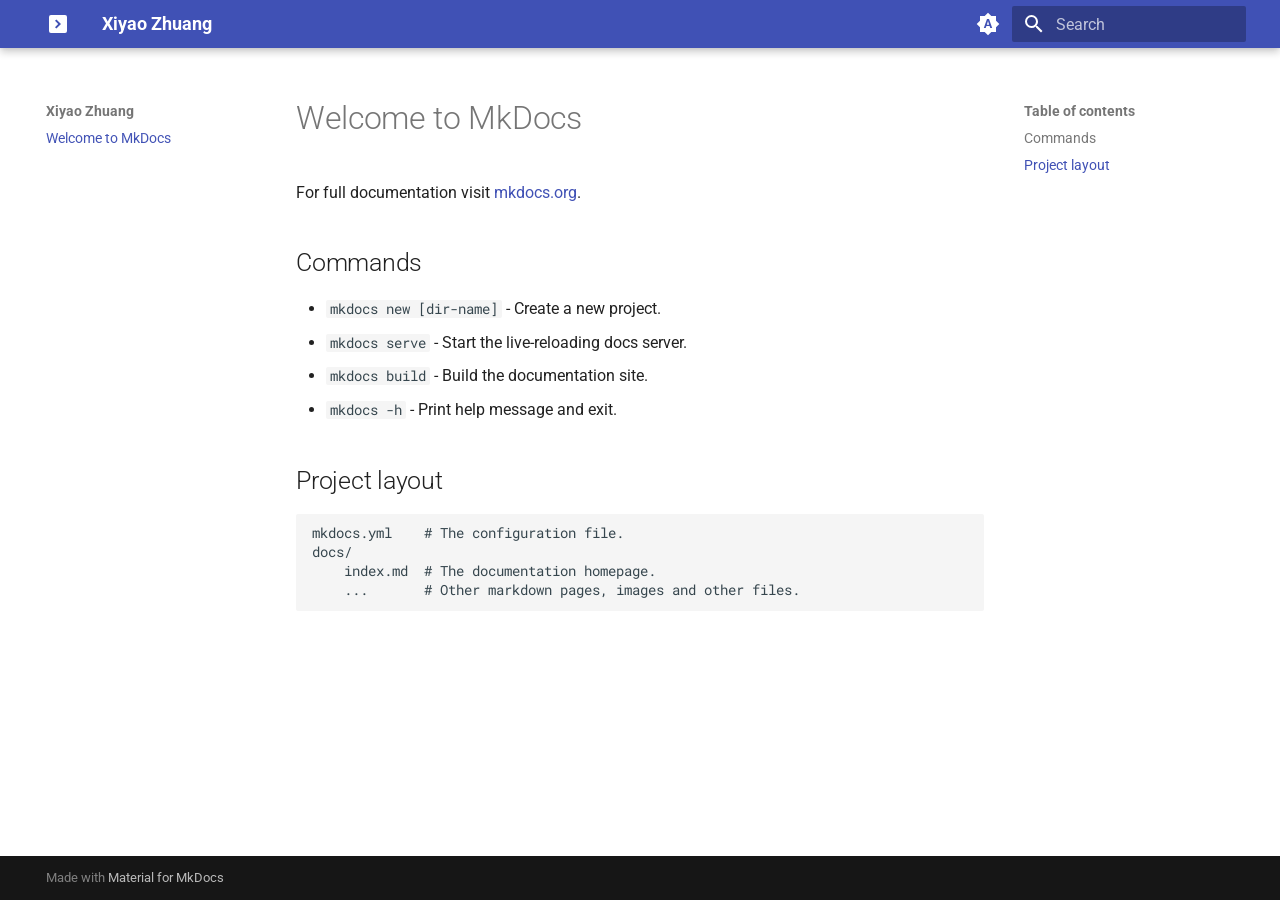
<file: index.html>
<!doctype html>
<html lang="en" class="no-js">
  <head>
    
      <meta charset="utf-8">
      <meta name="viewport" content="width=device-width,initial-scale=1">
      
      
      
        <link rel="canonical" href="https://xiyaozhuang.github.io/">
      
      
      
      
      <link rel="icon" href="assets/images/favicon.png">
      <meta name="generator" content="mkdocs-1.6.1, mkdocs-material-9.6.9">
    
    
      
        <title>Xiyao Zhuang</title>
      
    
    
      <link rel="stylesheet" href="assets/stylesheets/main.4af4bdda.min.css">
      
        
        <link rel="stylesheet" href="assets/stylesheets/palette.06af60db.min.css">
      
      


    
    
      
    
    
      
        
        
        <link rel="preconnect" href="https://fonts.gstatic.com" crossorigin>
        <link rel="stylesheet" href="https://fonts.googleapis.com/css?family=Roboto:300,300i,400,400i,700,700i%7CRoboto+Mono:400,400i,700,700i&display=fallback">
        <style>:root{--md-text-font:"Roboto";--md-code-font:"Roboto Mono"}</style>
      
    
    
    <script>__md_scope=new URL(".",location),__md_hash=e=>[...e].reduce(((e,_)=>(e<<5)-e+_.charCodeAt(0)),0),__md_get=(e,_=localStorage,t=__md_scope)=>JSON.parse(_.getItem(t.pathname+"."+e)),__md_set=(e,_,t=localStorage,a=__md_scope)=>{try{t.setItem(a.pathname+"."+e,JSON.stringify(_))}catch(e){}}</script>
    
      

    
    
    
  </head>
  
  
    
    
      
    
    
    
    
    <body dir="ltr" data-md-color-scheme="default" data-md-color-primary="indigo" data-md-color-accent="indigo">
  
    
    <input class="md-toggle" data-md-toggle="drawer" type="checkbox" id="__drawer" autocomplete="off">
    <input class="md-toggle" data-md-toggle="search" type="checkbox" id="__search" autocomplete="off">
    <label class="md-overlay" for="__drawer"></label>
    <div data-md-component="skip">
      
        
        <a href="#welcome-to-mkdocs" class="md-skip">
          Skip to content
        </a>
      
    </div>
    <div data-md-component="announce">
      
    </div>
    
    
      

  

<header class="md-header md-header--shadow" data-md-component="header">
  <nav class="md-header__inner md-grid" aria-label="Header">
    <a href="." title="Xiyao Zhuang" class="md-header__button md-logo" aria-label="Xiyao Zhuang" data-md-component="logo">
      
  
  <svg xmlns="http://www.w3.org/2000/svg" viewBox="0 0 24 24"><path d="M10.41 7.41 15 12l-4.59 4.6L9 15.18 12.18 12 9 8.82M5 3a2 2 0 0 0-2 2v14a2 2 0 0 0 2 2h14a2 2 0 0 0 2-2V5a2 2 0 0 0-2-2z"/></svg>

    </a>
    <label class="md-header__button md-icon" for="__drawer">
      
      <svg xmlns="http://www.w3.org/2000/svg" viewBox="0 0 24 24"><path d="M3 6h18v2H3zm0 5h18v2H3zm0 5h18v2H3z"/></svg>
    </label>
    <div class="md-header__title" data-md-component="header-title">
      <div class="md-header__ellipsis">
        <div class="md-header__topic">
          <span class="md-ellipsis">
            Xiyao Zhuang
          </span>
        </div>
        <div class="md-header__topic" data-md-component="header-topic">
          <span class="md-ellipsis">
            
              Welcome to MkDocs
            
          </span>
        </div>
      </div>
    </div>
    
      
        <form class="md-header__option" data-md-component="palette">
  
    
    
    
    <input class="md-option" data-md-color-media="(prefers-color-scheme)" data-md-color-scheme="default" data-md-color-primary="indigo" data-md-color-accent="indigo"  aria-label="Switch to light mode"  type="radio" name="__palette" id="__palette_0">
    
      <label class="md-header__button md-icon" title="Switch to light mode" for="__palette_1" hidden>
        <svg xmlns="http://www.w3.org/2000/svg" viewBox="0 0 24 24"><path d="m14.3 16-.7-2h-3.2l-.7 2H7.8L11 7h2l3.2 9zM20 8.69V4h-4.69L12 .69 8.69 4H4v4.69L.69 12 4 15.31V20h4.69L12 23.31 15.31 20H20v-4.69L23.31 12zm-9.15 3.96h2.3L12 9z"/></svg>
      </label>
    
  
    
    
    
    <input class="md-option" data-md-color-media="(prefers-color-scheme: light)" data-md-color-scheme="default" data-md-color-primary="indigo" data-md-color-accent="indigo"  aria-label="Switch to dark mode"  type="radio" name="__palette" id="__palette_1">
    
      <label class="md-header__button md-icon" title="Switch to dark mode" for="__palette_2" hidden>
        <svg xmlns="http://www.w3.org/2000/svg" viewBox="0 0 24 24"><path d="M12 8a4 4 0 0 0-4 4 4 4 0 0 0 4 4 4 4 0 0 0 4-4 4 4 0 0 0-4-4m0 10a6 6 0 0 1-6-6 6 6 0 0 1 6-6 6 6 0 0 1 6 6 6 6 0 0 1-6 6m8-9.31V4h-4.69L12 .69 8.69 4H4v4.69L.69 12 4 15.31V20h4.69L12 23.31 15.31 20H20v-4.69L23.31 12z"/></svg>
      </label>
    
  
    
    
    
    <input class="md-option" data-md-color-media="(prefers-color-scheme: dark)" data-md-color-scheme="slate" data-md-color-primary="indigo" data-md-color-accent="indigo"  aria-label="Switch to system preference"  type="radio" name="__palette" id="__palette_2">
    
      <label class="md-header__button md-icon" title="Switch to system preference" for="__palette_0" hidden>
        <svg xmlns="http://www.w3.org/2000/svg" viewBox="0 0 24 24"><path d="M12 18c-.89 0-1.74-.2-2.5-.55C11.56 16.5 13 14.42 13 12s-1.44-4.5-3.5-5.45C10.26 6.2 11.11 6 12 6a6 6 0 0 1 6 6 6 6 0 0 1-6 6m8-9.31V4h-4.69L12 .69 8.69 4H4v4.69L.69 12 4 15.31V20h4.69L12 23.31 15.31 20H20v-4.69L23.31 12z"/></svg>
      </label>
    
  
</form>
      
    
    
      <script>var palette=__md_get("__palette");if(palette&&palette.color){if("(prefers-color-scheme)"===palette.color.media){var media=matchMedia("(prefers-color-scheme: light)"),input=document.querySelector(media.matches?"[data-md-color-media='(prefers-color-scheme: light)']":"[data-md-color-media='(prefers-color-scheme: dark)']");palette.color.media=input.getAttribute("data-md-color-media"),palette.color.scheme=input.getAttribute("data-md-color-scheme"),palette.color.primary=input.getAttribute("data-md-color-primary"),palette.color.accent=input.getAttribute("data-md-color-accent")}for(var[key,value]of Object.entries(palette.color))document.body.setAttribute("data-md-color-"+key,value)}</script>
    
    
    
      <label class="md-header__button md-icon" for="__search">
        
        <svg xmlns="http://www.w3.org/2000/svg" viewBox="0 0 24 24"><path d="M9.5 3A6.5 6.5 0 0 1 16 9.5c0 1.61-.59 3.09-1.56 4.23l.27.27h.79l5 5-1.5 1.5-5-5v-.79l-.27-.27A6.52 6.52 0 0 1 9.5 16 6.5 6.5 0 0 1 3 9.5 6.5 6.5 0 0 1 9.5 3m0 2C7 5 5 7 5 9.5S7 14 9.5 14 14 12 14 9.5 12 5 9.5 5"/></svg>
      </label>
      <div class="md-search" data-md-component="search" role="dialog">
  <label class="md-search__overlay" for="__search"></label>
  <div class="md-search__inner" role="search">
    <form class="md-search__form" name="search">
      <input type="text" class="md-search__input" name="query" aria-label="Search" placeholder="Search" autocapitalize="off" autocorrect="off" autocomplete="off" spellcheck="false" data-md-component="search-query" required>
      <label class="md-search__icon md-icon" for="__search">
        
        <svg xmlns="http://www.w3.org/2000/svg" viewBox="0 0 24 24"><path d="M9.5 3A6.5 6.5 0 0 1 16 9.5c0 1.61-.59 3.09-1.56 4.23l.27.27h.79l5 5-1.5 1.5-5-5v-.79l-.27-.27A6.52 6.52 0 0 1 9.5 16 6.5 6.5 0 0 1 3 9.5 6.5 6.5 0 0 1 9.5 3m0 2C7 5 5 7 5 9.5S7 14 9.5 14 14 12 14 9.5 12 5 9.5 5"/></svg>
        
        <svg xmlns="http://www.w3.org/2000/svg" viewBox="0 0 24 24"><path d="M20 11v2H8l5.5 5.5-1.42 1.42L4.16 12l7.92-7.92L13.5 5.5 8 11z"/></svg>
      </label>
      <nav class="md-search__options" aria-label="Search">
        
        <button type="reset" class="md-search__icon md-icon" title="Clear" aria-label="Clear" tabindex="-1">
          
          <svg xmlns="http://www.w3.org/2000/svg" viewBox="0 0 24 24"><path d="M19 6.41 17.59 5 12 10.59 6.41 5 5 6.41 10.59 12 5 17.59 6.41 19 12 13.41 17.59 19 19 17.59 13.41 12z"/></svg>
        </button>
      </nav>
      
    </form>
    <div class="md-search__output">
      <div class="md-search__scrollwrap" tabindex="0" data-md-scrollfix>
        <div class="md-search-result" data-md-component="search-result">
          <div class="md-search-result__meta">
            Initializing search
          </div>
          <ol class="md-search-result__list" role="presentation"></ol>
        </div>
      </div>
    </div>
  </div>
</div>
    
    
  </nav>
  
</header>
    
    <div class="md-container" data-md-component="container">
      
      
        
          
        
      
      <main class="md-main" data-md-component="main">
        <div class="md-main__inner md-grid">
          
            
              
              <div class="md-sidebar md-sidebar--primary" data-md-component="sidebar" data-md-type="navigation" >
                <div class="md-sidebar__scrollwrap">
                  <div class="md-sidebar__inner">
                    



<nav class="md-nav md-nav--primary" aria-label="Navigation" data-md-level="0">
  <label class="md-nav__title" for="__drawer">
    <a href="." title="Xiyao Zhuang" class="md-nav__button md-logo" aria-label="Xiyao Zhuang" data-md-component="logo">
      
  
  <svg xmlns="http://www.w3.org/2000/svg" viewBox="0 0 24 24"><path d="M10.41 7.41 15 12l-4.59 4.6L9 15.18 12.18 12 9 8.82M5 3a2 2 0 0 0-2 2v14a2 2 0 0 0 2 2h14a2 2 0 0 0 2-2V5a2 2 0 0 0-2-2z"/></svg>

    </a>
    Xiyao Zhuang
  </label>
  
  <ul class="md-nav__list" data-md-scrollfix>
    
      
      
  
  
    
  
  
  
    <li class="md-nav__item md-nav__item--active">
      
      <input class="md-nav__toggle md-toggle" type="checkbox" id="__toc">
      
      
        
      
      
        <label class="md-nav__link md-nav__link--active" for="__toc">
          
  
  <span class="md-ellipsis">
    Welcome to MkDocs
    
  </span>
  

          <span class="md-nav__icon md-icon"></span>
        </label>
      
      <a href="." class="md-nav__link md-nav__link--active">
        
  
  <span class="md-ellipsis">
    Welcome to MkDocs
    
  </span>
  

      </a>
      
        

<nav class="md-nav md-nav--secondary" aria-label="Table of contents">
  
  
  
    
  
  
    <label class="md-nav__title" for="__toc">
      <span class="md-nav__icon md-icon"></span>
      Table of contents
    </label>
    <ul class="md-nav__list" data-md-component="toc" data-md-scrollfix>
      
        <li class="md-nav__item">
  <a href="#commands" class="md-nav__link">
    <span class="md-ellipsis">
      Commands
    </span>
  </a>
  
</li>
      
        <li class="md-nav__item">
  <a href="#project-layout" class="md-nav__link">
    <span class="md-ellipsis">
      Project layout
    </span>
  </a>
  
</li>
      
    </ul>
  
</nav>
      
    </li>
  

    
  </ul>
</nav>
                  </div>
                </div>
              </div>
            
            
              
              <div class="md-sidebar md-sidebar--secondary" data-md-component="sidebar" data-md-type="toc" >
                <div class="md-sidebar__scrollwrap">
                  <div class="md-sidebar__inner">
                    

<nav class="md-nav md-nav--secondary" aria-label="Table of contents">
  
  
  
    
  
  
    <label class="md-nav__title" for="__toc">
      <span class="md-nav__icon md-icon"></span>
      Table of contents
    </label>
    <ul class="md-nav__list" data-md-component="toc" data-md-scrollfix>
      
        <li class="md-nav__item">
  <a href="#commands" class="md-nav__link">
    <span class="md-ellipsis">
      Commands
    </span>
  </a>
  
</li>
      
        <li class="md-nav__item">
  <a href="#project-layout" class="md-nav__link">
    <span class="md-ellipsis">
      Project layout
    </span>
  </a>
  
</li>
      
    </ul>
  
</nav>
                  </div>
                </div>
              </div>
            
          
          
            <div class="md-content" data-md-component="content">
              <article class="md-content__inner md-typeset">
                
                  



<h1 id="welcome-to-mkdocs">Welcome to MkDocs</h1>
<p>For full documentation visit <a href="https://www.mkdocs.org">mkdocs.org</a>.</p>
<h2 id="commands">Commands</h2>
<ul>
<li><code>mkdocs new [dir-name]</code> - Create a new project.</li>
<li><code>mkdocs serve</code> - Start the live-reloading docs server.</li>
<li><code>mkdocs build</code> - Build the documentation site.</li>
<li><code>mkdocs -h</code> - Print help message and exit.</li>
</ul>
<h2 id="project-layout">Project layout</h2>
<pre><code>mkdocs.yml    # The configuration file.
docs/
    index.md  # The documentation homepage.
    ...       # Other markdown pages, images and other files.
</code></pre>












                
              </article>
            </div>
          
          
<script>var target=document.getElementById(location.hash.slice(1));target&&target.name&&(target.checked=target.name.startsWith("__tabbed_"))</script>
        </div>
        
      </main>
      
        <footer class="md-footer">
  
  <div class="md-footer-meta md-typeset">
    <div class="md-footer-meta__inner md-grid">
      <div class="md-copyright">
  
  
    Made with
    <a href="https://squidfunk.github.io/mkdocs-material/" target="_blank" rel="noopener">
      Material for MkDocs
    </a>
  
</div>
      
    </div>
  </div>
</footer>
      
    </div>
    <div class="md-dialog" data-md-component="dialog">
      <div class="md-dialog__inner md-typeset"></div>
    </div>
    
    
    <script id="__config" type="application/json">{"base": ".", "features": [], "search": "assets/javascripts/workers/search.f8cc74c7.min.js", "translations": {"clipboard.copied": "Copied to clipboard", "clipboard.copy": "Copy to clipboard", "search.result.more.one": "1 more on this page", "search.result.more.other": "# more on this page", "search.result.none": "No matching documents", "search.result.one": "1 matching document", "search.result.other": "# matching documents", "search.result.placeholder": "Type to start searching", "search.result.term.missing": "Missing", "select.version": "Select version"}}</script>
    
    
      <script src="assets/javascripts/bundle.c8b220af.min.js"></script>
      
    
  </body>
</html>
</file>
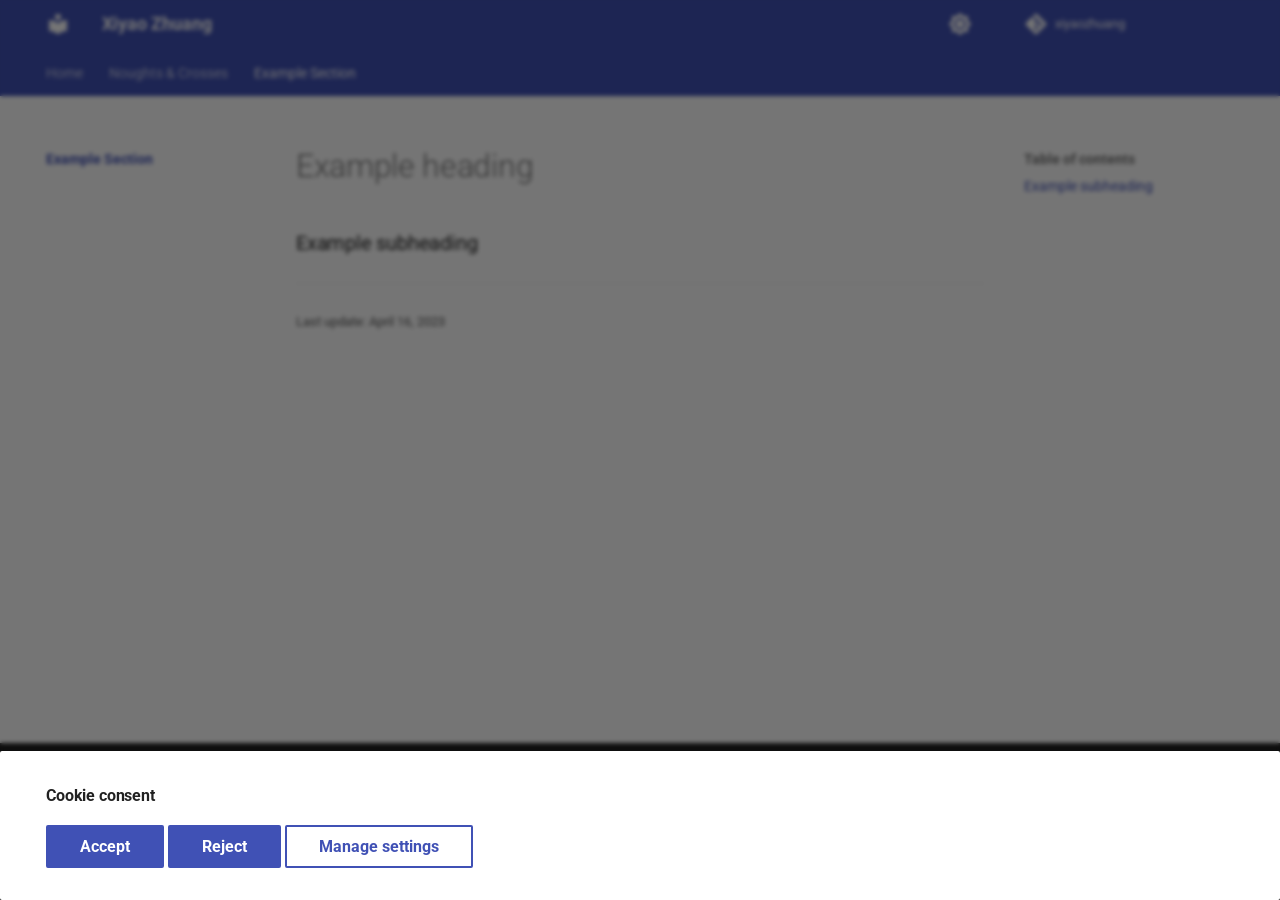
<file: example-section/index.html>
<!doctype html>
<html lang="en" class="no-js">
  <head>
    
      <meta charset="utf-8">
      <meta name="viewport" content="width=device-width,initial-scale=1">
      
      
      
      
        <link rel="prev" href="../noughts-and-crosses/">
      
      
      <link rel="icon" href="../assets/images/favicon.png">
      <meta name="generator" content="mkdocs-1.4.2, mkdocs-material-9.1.6">
    
    
      
        <title>Example heading - Xiyao Zhuang</title>
      
    
    
      <link rel="stylesheet" href="../assets/stylesheets/main.ded33207.min.css">
      
        
        <link rel="stylesheet" href="../assets/stylesheets/palette.a0c5b2b5.min.css">
      
      

    
    
    
      
        
        
        <link rel="preconnect" href="https://fonts.gstatic.com" crossorigin>
        <link rel="stylesheet" href="https://fonts.googleapis.com/css?family=Roboto:300,300i,400,400i,700,700i%7CRoboto+Mono:400,400i,700,700i&display=fallback">
        <style>:root{--md-text-font:"Roboto";--md-code-font:"Roboto Mono"}</style>
      
    
    
    <script>__md_scope=new URL("..",location),__md_hash=e=>[...e].reduce((e,_)=>(e<<5)-e+_.charCodeAt(0),0),__md_get=(e,_=localStorage,t=__md_scope)=>JSON.parse(_.getItem(t.pathname+"."+e)),__md_set=(e,_,t=localStorage,a=__md_scope)=>{try{t.setItem(a.pathname+"."+e,JSON.stringify(_))}catch(e){}}</script>
    
      
  


  
  


  <script id="__analytics">function __md_analytics(){function n(){dataLayer.push(arguments)}window.dataLayer=window.dataLayer||[],n("js",new Date),n("config","G-1F7JVCS365"),document.addEventListener("DOMContentLoaded",function(){document.forms.search&&document.forms.search.query.addEventListener("blur",function(){this.value&&n("event","search",{search_term:this.value})}),document$.subscribe(function(){var a=document.forms.feedback;if(void 0!==a)for(var e of a.querySelectorAll("[type=submit]"))e.addEventListener("click",function(e){e.preventDefault();var t=document.location.pathname,e=this.getAttribute("data-md-value");n("event","feedback",{page:t,data:e}),a.firstElementChild.disabled=!0;e=a.querySelector(".md-feedback__note [data-md-value='"+e+"']");e&&(e.hidden=!1)}),a.hidden=!1}),location$.subscribe(function(e){n("config","G-1F7JVCS365",{page_path:e.pathname})})});var e=document.createElement("script");e.async=!0,e.src="https://www.googletagmanager.com/gtag/js?id=G-1F7JVCS365",document.getElementById("__analytics").insertAdjacentElement("afterEnd",e)}</script>

  
    <script>var consent;"undefined"==typeof __md_analytics||(consent=__md_get("__consent"))&&consent.analytics&&__md_analytics()</script>
  

    
    
    
  </head>
  
  
    
    
      
    
    
    
    
    <body dir="ltr" data-md-color-scheme="default" data-md-color-primary="" data-md-color-accent="">
  
    
    
      <script>var palette=__md_get("__palette");if(palette&&"object"==typeof palette.color)for(var key of Object.keys(palette.color))document.body.setAttribute("data-md-color-"+key,palette.color[key])</script>
    
    <input class="md-toggle" data-md-toggle="drawer" type="checkbox" id="__drawer" autocomplete="off">
    <input class="md-toggle" data-md-toggle="search" type="checkbox" id="__search" autocomplete="off">
    <label class="md-overlay" for="__drawer"></label>
    <div data-md-component="skip">
      
        
        <a href="#example-heading" class="md-skip">
          Skip to content
        </a>
      
    </div>
    <div data-md-component="announce">
      
    </div>
    
    
      

<header class="md-header" data-md-component="header">
  <nav class="md-header__inner md-grid" aria-label="Header">
    <a href=".." title="Xiyao Zhuang" class="md-header__button md-logo" aria-label="Xiyao Zhuang" data-md-component="logo">
      
  
  <svg xmlns="http://www.w3.org/2000/svg" viewBox="0 0 24 24"><path d="M12 8a3 3 0 0 0 3-3 3 3 0 0 0-3-3 3 3 0 0 0-3 3 3 3 0 0 0 3 3m0 3.54C9.64 9.35 6.5 8 3 8v11c3.5 0 6.64 1.35 9 3.54 2.36-2.19 5.5-3.54 9-3.54V8c-3.5 0-6.64 1.35-9 3.54Z"/></svg>

    </a>
    <label class="md-header__button md-icon" for="__drawer">
      <svg xmlns="http://www.w3.org/2000/svg" viewBox="0 0 24 24"><path d="M3 6h18v2H3V6m0 5h18v2H3v-2m0 5h18v2H3v-2Z"/></svg>
    </label>
    <div class="md-header__title" data-md-component="header-title">
      <div class="md-header__ellipsis">
        <div class="md-header__topic">
          <span class="md-ellipsis">
            Xiyao Zhuang
          </span>
        </div>
        <div class="md-header__topic" data-md-component="header-topic">
          <span class="md-ellipsis">
            
              Example heading
            
          </span>
        </div>
      </div>
    </div>
    
      <form class="md-header__option" data-md-component="palette">
        
          
          <input class="md-option" data-md-color-media="(prefers-color-scheme: light)" data-md-color-scheme="default" data-md-color-primary="" data-md-color-accent=""  aria-label="Switch to dark mod"  type="radio" name="__palette" id="__palette_1">
          
            <label class="md-header__button md-icon" title="Switch to dark mod" for="__palette_2" hidden>
              <svg xmlns="http://www.w3.org/2000/svg" viewBox="0 0 24 24"><path d="M12 8a4 4 0 0 0-4 4 4 4 0 0 0 4 4 4 4 0 0 0 4-4 4 4 0 0 0-4-4m0 10a6 6 0 0 1-6-6 6 6 0 0 1 6-6 6 6 0 0 1 6 6 6 6 0 0 1-6 6m8-9.31V4h-4.69L12 .69 8.69 4H4v4.69L.69 12 4 15.31V20h4.69L12 23.31 15.31 20H20v-4.69L23.31 12 20 8.69Z"/></svg>
            </label>
          
        
          
          <input class="md-option" data-md-color-media="(prefers-color-scheme: dark)" data-md-color-scheme="slate" data-md-color-primary="" data-md-color-accent=""  aria-label="Switch to light mode"  type="radio" name="__palette" id="__palette_2">
          
            <label class="md-header__button md-icon" title="Switch to light mode" for="__palette_1" hidden>
              <svg xmlns="http://www.w3.org/2000/svg" viewBox="0 0 24 24"><path d="M12 18c-.89 0-1.74-.2-2.5-.55C11.56 16.5 13 14.42 13 12c0-2.42-1.44-4.5-3.5-5.45C10.26 6.2 11.11 6 12 6a6 6 0 0 1 6 6 6 6 0 0 1-6 6m8-9.31V4h-4.69L12 .69 8.69 4H4v4.69L.69 12 4 15.31V20h4.69L12 23.31 15.31 20H20v-4.69L23.31 12 20 8.69Z"/></svg>
            </label>
          
        
      </form>
    
    
    
    
      <div class="md-header__source">
        <a href="https://github.com/xiyaozhuang/xiyao-zhuang" title="Go to repository" class="md-source" data-md-component="source">
  <div class="md-source__icon md-icon">
    
    <svg xmlns="http://www.w3.org/2000/svg" viewBox="0 0 448 512"><!--! Font Awesome Free 6.4.0 by @fontawesome - https://fontawesome.com License - https://fontawesome.com/license/free (Icons: CC BY 4.0, Fonts: SIL OFL 1.1, Code: MIT License) Copyright 2023 Fonticons, Inc.--><path d="M439.55 236.05 244 40.45a28.87 28.87 0 0 0-40.81 0l-40.66 40.63 51.52 51.52c27.06-9.14 52.68 16.77 43.39 43.68l49.66 49.66c34.23-11.8 61.18 31 35.47 56.69-26.49 26.49-70.21-2.87-56-37.34L240.22 199v121.85c25.3 12.54 22.26 41.85 9.08 55a34.34 34.34 0 0 1-48.55 0c-17.57-17.6-11.07-46.91 11.25-56v-123c-20.8-8.51-24.6-30.74-18.64-45L142.57 101 8.45 235.14a28.86 28.86 0 0 0 0 40.81l195.61 195.6a28.86 28.86 0 0 0 40.8 0l194.69-194.69a28.86 28.86 0 0 0 0-40.81z"/></svg>
  </div>
  <div class="md-source__repository">
    xiyaozhuang
  </div>
</a>
      </div>
    
  </nav>
  
</header>
    
    <div class="md-container" data-md-component="container">
      
      
        
          
            
<nav class="md-tabs" aria-label="Tabs" data-md-component="tabs">
  <div class="md-grid">
    <ul class="md-tabs__list">
      
        
  
  


  <li class="md-tabs__item">
    <a href=".." class="md-tabs__link">
      Home
    </a>
  </li>

      
        
  
  


  <li class="md-tabs__item">
    <a href="../noughts-and-crosses/" class="md-tabs__link">
      Noughts & Crosses
    </a>
  </li>

      
        
  
  
    
  


  
  
  
    <li class="md-tabs__item">
      <a href="./" class="md-tabs__link md-tabs__link--active">
        Example Section
      </a>
    </li>
  

      
    </ul>
  </div>
</nav>
          
        
      
      <main class="md-main" data-md-component="main">
        <div class="md-main__inner md-grid">
          
            
              
              <div class="md-sidebar md-sidebar--primary" data-md-component="sidebar" data-md-type="navigation" >
                <div class="md-sidebar__scrollwrap">
                  <div class="md-sidebar__inner">
                    

  


<nav class="md-nav md-nav--primary md-nav--lifted" aria-label="Navigation" data-md-level="0">
  <label class="md-nav__title" for="__drawer">
    <a href=".." title="Xiyao Zhuang" class="md-nav__button md-logo" aria-label="Xiyao Zhuang" data-md-component="logo">
      
  
  <svg xmlns="http://www.w3.org/2000/svg" viewBox="0 0 24 24"><path d="M12 8a3 3 0 0 0 3-3 3 3 0 0 0-3-3 3 3 0 0 0-3 3 3 3 0 0 0 3 3m0 3.54C9.64 9.35 6.5 8 3 8v11c3.5 0 6.64 1.35 9 3.54 2.36-2.19 5.5-3.54 9-3.54V8c-3.5 0-6.64 1.35-9 3.54Z"/></svg>

    </a>
    Xiyao Zhuang
  </label>
  
    <div class="md-nav__source">
      <a href="https://github.com/xiyaozhuang/xiyao-zhuang" title="Go to repository" class="md-source" data-md-component="source">
  <div class="md-source__icon md-icon">
    
    <svg xmlns="http://www.w3.org/2000/svg" viewBox="0 0 448 512"><!--! Font Awesome Free 6.4.0 by @fontawesome - https://fontawesome.com License - https://fontawesome.com/license/free (Icons: CC BY 4.0, Fonts: SIL OFL 1.1, Code: MIT License) Copyright 2023 Fonticons, Inc.--><path d="M439.55 236.05 244 40.45a28.87 28.87 0 0 0-40.81 0l-40.66 40.63 51.52 51.52c27.06-9.14 52.68 16.77 43.39 43.68l49.66 49.66c34.23-11.8 61.18 31 35.47 56.69-26.49 26.49-70.21-2.87-56-37.34L240.22 199v121.85c25.3 12.54 22.26 41.85 9.08 55a34.34 34.34 0 0 1-48.55 0c-17.57-17.6-11.07-46.91 11.25-56v-123c-20.8-8.51-24.6-30.74-18.64-45L142.57 101 8.45 235.14a28.86 28.86 0 0 0 0 40.81l195.61 195.6a28.86 28.86 0 0 0 40.8 0l194.69-194.69a28.86 28.86 0 0 0 0-40.81z"/></svg>
  </div>
  <div class="md-source__repository">
    xiyaozhuang
  </div>
</a>
    </div>
  
  <ul class="md-nav__list" data-md-scrollfix>
    
      
      
      

  
  
  
    <li class="md-nav__item">
      <a href=".." class="md-nav__link">
        Home
      </a>
    </li>
  

    
      
      
      

  
  
  
    <li class="md-nav__item">
      <a href="../noughts-and-crosses/" class="md-nav__link">
        Noughts & Crosses
      </a>
    </li>
  

    
      
      
      

  
  
    
  
  
    
    <li class="md-nav__item md-nav__item--active md-nav__item--nested">
      
      
      
      
      <input class="md-nav__toggle md-toggle " type="checkbox" id="__nav_3" checked>
      
      
        
          
            
          
        
      
      
        
        
        <div class="md-nav__link md-nav__link--index md-nav__link--active">
          <a href="./">Example Section</a>
          
        </div>
      
      <nav class="md-nav" data-md-level="1" aria-labelledby="__nav_3_label" aria-expanded="true">
        <label class="md-nav__title" for="__nav_3">
          <span class="md-nav__icon md-icon"></span>
          Example Section
        </label>
        <ul class="md-nav__list" data-md-scrollfix>
          
            
          
        </ul>
      </nav>
    </li>
  

    
  </ul>
</nav>
                  </div>
                </div>
              </div>
            
            
              
              <div class="md-sidebar md-sidebar--secondary" data-md-component="sidebar" data-md-type="toc" >
                <div class="md-sidebar__scrollwrap">
                  <div class="md-sidebar__inner">
                    

<nav class="md-nav md-nav--secondary" aria-label="Table of contents">
  
  
  
    
  
  
    <label class="md-nav__title" for="__toc">
      <span class="md-nav__icon md-icon"></span>
      Table of contents
    </label>
    <ul class="md-nav__list" data-md-component="toc" data-md-scrollfix>
      
        <li class="md-nav__item">
  <a href="#example-subheading" class="md-nav__link">
    Example subheading
  </a>
  
</li>
      
    </ul>
  
</nav>
                  </div>
                </div>
              </div>
            
          
          
            <div class="md-content" data-md-component="content">
              <article class="md-content__inner md-typeset">
                
                  

  
  


<h1 id="example-heading">Example heading</h1>
<h3 id="example-subheading">Example subheading</h3>

  <hr>
<div class="md-source-file">
  <small>
    
      Last update:
      <span class="git-revision-date-localized-plugin git-revision-date-localized-plugin-date">April 16, 2023</span>
      
    
  </small>
</div>


  




                
              </article>
            </div>
          
          
        </div>
        
          <button type="button" class="md-top md-icon" data-md-component="top" hidden>
            <svg xmlns="http://www.w3.org/2000/svg" viewBox="0 0 24 24"><path d="M13 20h-2V8l-5.5 5.5-1.42-1.42L12 4.16l7.92 7.92-1.42 1.42L13 8v12Z"/></svg>
            Back to top
          </button>
        
      </main>
      
        <footer class="md-footer">
  
    
      
      <nav class="md-footer__inner md-grid" aria-label="Footer" >
        
          
          <a href="../noughts-and-crosses/" class="md-footer__link md-footer__link--prev" aria-label="Previous: Noughts &amp; Crosses" rel="prev">
            <div class="md-footer__button md-icon">
              <svg xmlns="http://www.w3.org/2000/svg" viewBox="0 0 24 24"><path d="M20 11v2H8l5.5 5.5-1.42 1.42L4.16 12l7.92-7.92L13.5 5.5 8 11h12Z"/></svg>
            </div>
            <div class="md-footer__title">
              <span class="md-footer__direction">
                Previous
              </span>
              <div class="md-ellipsis">
                Noughts & Crosses
              </div>
            </div>
          </a>
        
        
      </nav>
    
  
  <div class="md-footer-meta md-typeset">
    <div class="md-footer-meta__inner md-grid">
      <div class="md-copyright">
  
    <div class="md-copyright__highlight">
      Copyright &copy; 2023 Xiyao Zhuang – <a href="#__consent">Change cookie settings</a>

    </div>
  
  
    Made with
    <a href="https://squidfunk.github.io/mkdocs-material/" target="_blank" rel="noopener">
      Material for MkDocs
    </a>
  
</div>
      
        <div class="md-social">
  
    
    
    
    
      
      
    
    <a href="https://github.com/xiyaozhuang" target="_blank" rel="noopener" title="github.com" class="md-social__link">
      <svg xmlns="http://www.w3.org/2000/svg" viewBox="0 0 496 512"><!--! Font Awesome Free 6.4.0 by @fontawesome - https://fontawesome.com License - https://fontawesome.com/license/free (Icons: CC BY 4.0, Fonts: SIL OFL 1.1, Code: MIT License) Copyright 2023 Fonticons, Inc.--><path d="M165.9 397.4c0 2-2.3 3.6-5.2 3.6-3.3.3-5.6-1.3-5.6-3.6 0-2 2.3-3.6 5.2-3.6 3-.3 5.6 1.3 5.6 3.6zm-31.1-4.5c-.7 2 1.3 4.3 4.3 4.9 2.6 1 5.6 0 6.2-2s-1.3-4.3-4.3-5.2c-2.6-.7-5.5.3-6.2 2.3zm44.2-1.7c-2.9.7-4.9 2.6-4.6 4.9.3 2 2.9 3.3 5.9 2.6 2.9-.7 4.9-2.6 4.6-4.6-.3-1.9-3-3.2-5.9-2.9zM244.8 8C106.1 8 0 113.3 0 252c0 110.9 69.8 205.8 169.5 239.2 12.8 2.3 17.3-5.6 17.3-12.1 0-6.2-.3-40.4-.3-61.4 0 0-70 15-84.7-29.8 0 0-11.4-29.1-27.8-36.6 0 0-22.9-15.7 1.6-15.4 0 0 24.9 2 38.6 25.8 21.9 38.6 58.6 27.5 72.9 20.9 2.3-16 8.8-27.1 16-33.7-55.9-6.2-112.3-14.3-112.3-110.5 0-27.5 7.6-41.3 23.6-58.9-2.6-6.5-11.1-33.3 2.6-67.9 20.9-6.5 69 27 69 27 20-5.6 41.5-8.5 62.8-8.5s42.8 2.9 62.8 8.5c0 0 48.1-33.6 69-27 13.7 34.7 5.2 61.4 2.6 67.9 16 17.7 25.8 31.5 25.8 58.9 0 96.5-58.9 104.2-114.8 110.5 9.2 7.9 17 22.9 17 46.4 0 33.7-.3 75.4-.3 83.6 0 6.5 4.6 14.4 17.3 12.1C428.2 457.8 496 362.9 496 252 496 113.3 383.5 8 244.8 8zM97.2 352.9c-1.3 1-1 3.3.7 5.2 1.6 1.6 3.9 2.3 5.2 1 1.3-1 1-3.3-.7-5.2-1.6-1.6-3.9-2.3-5.2-1zm-10.8-8.1c-.7 1.3.3 2.9 2.3 3.9 1.6 1 3.6.7 4.3-.7.7-1.3-.3-2.9-2.3-3.9-2-.6-3.6-.3-4.3.7zm32.4 35.6c-1.6 1.3-1 4.3 1.3 6.2 2.3 2.3 5.2 2.6 6.5 1 1.3-1.3.7-4.3-1.3-6.2-2.2-2.3-5.2-2.6-6.5-1zm-11.4-14.7c-1.6 1-1.6 3.6 0 5.9 1.6 2.3 4.3 3.3 5.6 2.3 1.6-1.3 1.6-3.9 0-6.2-1.4-2.3-4-3.3-5.6-2z"/></svg>
    </a>
  
</div>
      
    </div>
  </div>
</footer>
      
    </div>
    <div class="md-dialog" data-md-component="dialog">
      <div class="md-dialog__inner md-typeset"></div>
    </div>
    
      <div class="md-consent" data-md-component="consent" id="__consent" hidden>
        <div class="md-consent__overlay"></div>
        <aside class="md-consent__inner">
          <form class="md-consent__form md-grid md-typeset" name="consent">
            

  


  




<h4>Cookie consent</h4>
<p></p>
<input class="md-toggle" type="checkbox" id="__settings" >
<div class="md-consent__settings">
  <ul class="task-list">
    
      
      
        
        
      
      <li class="task-list-item">
        <label class="task-list-control">
          <input type="checkbox" name="analytics" checked>
          <span class="task-list-indicator"></span>
          Google Analytics
        </label>
      </li>
    
      
      
        
        
      
      <li class="task-list-item">
        <label class="task-list-control">
          <input type="checkbox" name="github" checked>
          <span class="task-list-indicator"></span>
          GitHub
        </label>
      </li>
    
  </ul>
</div>
<div class="md-consent__controls">
  
    
      <button class="md-button md-button--primary">Accept</button>
    
    
    
  
    
    
      <button type="reset" class="md-button md-button--primary">Reject</button>
    
    
  
    
    
    
      <label class="md-button" for="__settings">Manage settings</label>
    
  
</div>
          </form>
        </aside>
      </div>
      <script>var consent=__md_get("__consent");if(consent)for(var input of document.forms.consent.elements)input.name&&(input.checked=consent[input.name]||!1);else"file:"!==location.protocol&&setTimeout(function(){document.querySelector("[data-md-component=consent]").hidden=!1},250);var action,form=document.forms.consent;for(action of["submit","reset"])form.addEventListener(action,function(e){if(e.preventDefault(),"reset"===e.type)for(var n of document.forms.consent.elements)n.name&&(n.checked=!1);__md_set("__consent",Object.fromEntries(Array.from(new FormData(form).keys()).map(function(e){return[e,!0]}))),location.hash="",location.reload()})</script>
    
    <script id="__config" type="application/json">{"base": "..", "features": ["navigation.tabs", "navigation.sections", "navigation.indexes", "navigation.top", "navigation.footer", "search.suggest", "search.highlight"], "search": "../assets/javascripts/workers/search.208ed371.min.js", "translations": {"clipboard.copied": "Copied to clipboard", "clipboard.copy": "Copy to clipboard", "search.result.more.one": "1 more on this page", "search.result.more.other": "# more on this page", "search.result.none": "No matching documents", "search.result.one": "1 matching document", "search.result.other": "# matching documents", "search.result.placeholder": "Type to start searching", "search.result.term.missing": "Missing", "select.version": "Select version"}}</script>
    
    
      <script src="../assets/javascripts/bundle.51198bba.min.js"></script>
      
    
  </body>
</html>
</file>
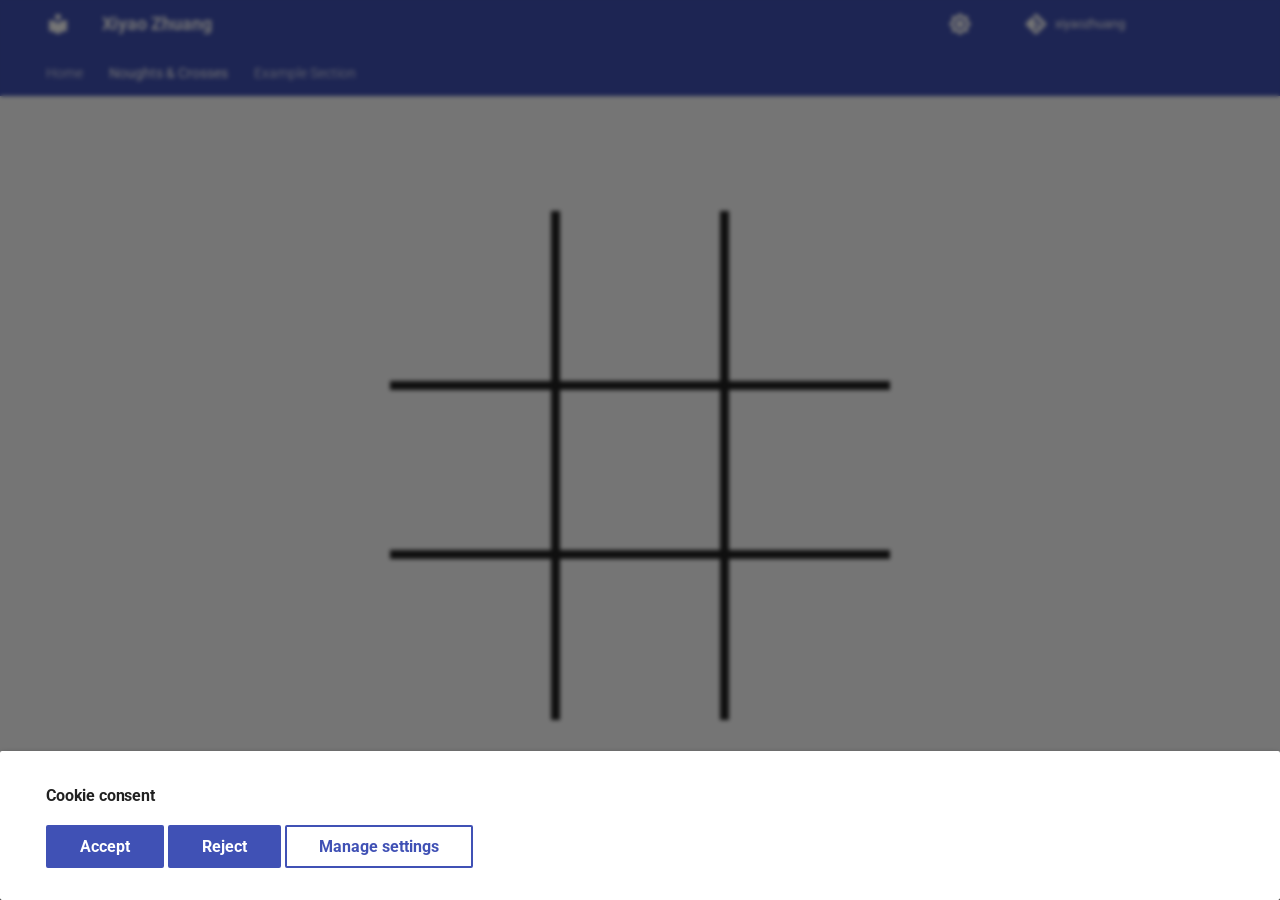
<file: noughts-and-crosses/index.html>
<!doctype html>
<html lang="en" class="no-js">
  <head>
    
      <meta charset="utf-8">
      <meta name="viewport" content="width=device-width,initial-scale=1">
      
      
      
      
        <link rel="prev" href="..">
      
      
        <link rel="next" href="../example-section/">
      
      <link rel="icon" href="../assets/images/favicon.png">
      <meta name="generator" content="mkdocs-1.4.2, mkdocs-material-9.1.6">
    
    
      
        <title>Noughts & Crosses - Xiyao Zhuang</title>
      
    
    
      <link rel="stylesheet" href="../assets/stylesheets/main.ded33207.min.css">
      
        
        <link rel="stylesheet" href="../assets/stylesheets/palette.a0c5b2b5.min.css">
      
      

    
    
    
      
        
        
        <link rel="preconnect" href="https://fonts.gstatic.com" crossorigin>
        <link rel="stylesheet" href="https://fonts.googleapis.com/css?family=Roboto:300,300i,400,400i,700,700i%7CRoboto+Mono:400,400i,700,700i&display=fallback">
        <style>:root{--md-text-font:"Roboto";--md-code-font:"Roboto Mono"}</style>
      
    
    
    <script>__md_scope=new URL("..",location),__md_hash=e=>[...e].reduce((e,_)=>(e<<5)-e+_.charCodeAt(0),0),__md_get=(e,_=localStorage,t=__md_scope)=>JSON.parse(_.getItem(t.pathname+"."+e)),__md_set=(e,_,t=localStorage,a=__md_scope)=>{try{t.setItem(a.pathname+"."+e,JSON.stringify(_))}catch(e){}}</script>
    
      
  


  
  


  <script id="__analytics">function __md_analytics(){function n(){dataLayer.push(arguments)}window.dataLayer=window.dataLayer||[],n("js",new Date),n("config","G-1F7JVCS365"),document.addEventListener("DOMContentLoaded",function(){document.forms.search&&document.forms.search.query.addEventListener("blur",function(){this.value&&n("event","search",{search_term:this.value})}),document$.subscribe(function(){var a=document.forms.feedback;if(void 0!==a)for(var e of a.querySelectorAll("[type=submit]"))e.addEventListener("click",function(e){e.preventDefault();var t=document.location.pathname,e=this.getAttribute("data-md-value");n("event","feedback",{page:t,data:e}),a.firstElementChild.disabled=!0;e=a.querySelector(".md-feedback__note [data-md-value='"+e+"']");e&&(e.hidden=!1)}),a.hidden=!1}),location$.subscribe(function(e){n("config","G-1F7JVCS365",{page_path:e.pathname})})});var e=document.createElement("script");e.async=!0,e.src="https://www.googletagmanager.com/gtag/js?id=G-1F7JVCS365",document.getElementById("__analytics").insertAdjacentElement("afterEnd",e)}</script>

  
    <script>var consent;"undefined"==typeof __md_analytics||(consent=__md_get("__consent"))&&consent.analytics&&__md_analytics()</script>
  

    
    
    
  </head>
  
  
    
    
      
    
    
    
    
    <body dir="ltr" data-md-color-scheme="default" data-md-color-primary="" data-md-color-accent="">
  
    
    
      <script>var palette=__md_get("__palette");if(palette&&"object"==typeof palette.color)for(var key of Object.keys(palette.color))document.body.setAttribute("data-md-color-"+key,palette.color[key])</script>
    
    <input class="md-toggle" data-md-toggle="drawer" type="checkbox" id="__drawer" autocomplete="off">
    <input class="md-toggle" data-md-toggle="search" type="checkbox" id="__search" autocomplete="off">
    <label class="md-overlay" for="__drawer"></label>
    <div data-md-component="skip">
      
    </div>
    <div data-md-component="announce">
      
    </div>
    
    
      

<header class="md-header" data-md-component="header">
  <nav class="md-header__inner md-grid" aria-label="Header">
    <a href=".." title="Xiyao Zhuang" class="md-header__button md-logo" aria-label="Xiyao Zhuang" data-md-component="logo">
      
  
  <svg xmlns="http://www.w3.org/2000/svg" viewBox="0 0 24 24"><path d="M12 8a3 3 0 0 0 3-3 3 3 0 0 0-3-3 3 3 0 0 0-3 3 3 3 0 0 0 3 3m0 3.54C9.64 9.35 6.5 8 3 8v11c3.5 0 6.64 1.35 9 3.54 2.36-2.19 5.5-3.54 9-3.54V8c-3.5 0-6.64 1.35-9 3.54Z"/></svg>

    </a>
    <label class="md-header__button md-icon" for="__drawer">
      <svg xmlns="http://www.w3.org/2000/svg" viewBox="0 0 24 24"><path d="M3 6h18v2H3V6m0 5h18v2H3v-2m0 5h18v2H3v-2Z"/></svg>
    </label>
    <div class="md-header__title" data-md-component="header-title">
      <div class="md-header__ellipsis">
        <div class="md-header__topic">
          <span class="md-ellipsis">
            Xiyao Zhuang
          </span>
        </div>
        <div class="md-header__topic" data-md-component="header-topic">
          <span class="md-ellipsis">
            
              Noughts & Crosses
            
          </span>
        </div>
      </div>
    </div>
    
      <form class="md-header__option" data-md-component="palette">
        
          
          <input class="md-option" data-md-color-media="(prefers-color-scheme: light)" data-md-color-scheme="default" data-md-color-primary="" data-md-color-accent=""  aria-label="Switch to dark mod"  type="radio" name="__palette" id="__palette_1">
          
            <label class="md-header__button md-icon" title="Switch to dark mod" for="__palette_2" hidden>
              <svg xmlns="http://www.w3.org/2000/svg" viewBox="0 0 24 24"><path d="M12 8a4 4 0 0 0-4 4 4 4 0 0 0 4 4 4 4 0 0 0 4-4 4 4 0 0 0-4-4m0 10a6 6 0 0 1-6-6 6 6 0 0 1 6-6 6 6 0 0 1 6 6 6 6 0 0 1-6 6m8-9.31V4h-4.69L12 .69 8.69 4H4v4.69L.69 12 4 15.31V20h4.69L12 23.31 15.31 20H20v-4.69L23.31 12 20 8.69Z"/></svg>
            </label>
          
        
          
          <input class="md-option" data-md-color-media="(prefers-color-scheme: dark)" data-md-color-scheme="slate" data-md-color-primary="" data-md-color-accent=""  aria-label="Switch to light mode"  type="radio" name="__palette" id="__palette_2">
          
            <label class="md-header__button md-icon" title="Switch to light mode" for="__palette_1" hidden>
              <svg xmlns="http://www.w3.org/2000/svg" viewBox="0 0 24 24"><path d="M12 18c-.89 0-1.74-.2-2.5-.55C11.56 16.5 13 14.42 13 12c0-2.42-1.44-4.5-3.5-5.45C10.26 6.2 11.11 6 12 6a6 6 0 0 1 6 6 6 6 0 0 1-6 6m8-9.31V4h-4.69L12 .69 8.69 4H4v4.69L.69 12 4 15.31V20h4.69L12 23.31 15.31 20H20v-4.69L23.31 12 20 8.69Z"/></svg>
            </label>
          
        
      </form>
    
    
    
    
      <div class="md-header__source">
        <a href="https://github.com/xiyaozhuang/xiyao-zhuang" title="Go to repository" class="md-source" data-md-component="source">
  <div class="md-source__icon md-icon">
    
    <svg xmlns="http://www.w3.org/2000/svg" viewBox="0 0 448 512"><!--! Font Awesome Free 6.4.0 by @fontawesome - https://fontawesome.com License - https://fontawesome.com/license/free (Icons: CC BY 4.0, Fonts: SIL OFL 1.1, Code: MIT License) Copyright 2023 Fonticons, Inc.--><path d="M439.55 236.05 244 40.45a28.87 28.87 0 0 0-40.81 0l-40.66 40.63 51.52 51.52c27.06-9.14 52.68 16.77 43.39 43.68l49.66 49.66c34.23-11.8 61.18 31 35.47 56.69-26.49 26.49-70.21-2.87-56-37.34L240.22 199v121.85c25.3 12.54 22.26 41.85 9.08 55a34.34 34.34 0 0 1-48.55 0c-17.57-17.6-11.07-46.91 11.25-56v-123c-20.8-8.51-24.6-30.74-18.64-45L142.57 101 8.45 235.14a28.86 28.86 0 0 0 0 40.81l195.61 195.6a28.86 28.86 0 0 0 40.8 0l194.69-194.69a28.86 28.86 0 0 0 0-40.81z"/></svg>
  </div>
  <div class="md-source__repository">
    xiyaozhuang
  </div>
</a>
      </div>
    
  </nav>
  
</header>
    
    <div class="md-container" data-md-component="container">
      
       
        
          
            
<nav class="md-tabs" aria-label="Tabs" data-md-component="tabs">
  <div class="md-grid">
    <ul class="md-tabs__list">
      
        
  
  


  <li class="md-tabs__item">
    <a href=".." class="md-tabs__link">
      Home
    </a>
  </li>

      
        
  
  
    
  


  <li class="md-tabs__item">
    <a href="./" class="md-tabs__link md-tabs__link--active">
      Noughts & Crosses
    </a>
  </li>

      
        
  
  


  
  
  
    <li class="md-tabs__item">
      <a href="../example-section/" class="md-tabs__link">
        Example Section
      </a>
    </li>
  

      
    </ul>
  </div>
</nav>
          
        
      

<link rel="stylesheet" href="../stylesheets/blank-template.css" />
<link rel="stylesheet" href="../stylesheets/noughts-and-crosses.css" />
<link rel="stylesheet" href="https://pyscript.net/latest/pyscript.css" />

<script defer src="https://pyscript.net/latest/pyscript.js"></script>
<py-script src="../python-scripts/noughts-and-crosses.py"></py-script>

<section class="container">
  <div id="board" class="board">
    <div class="row">
      <div id="index-1" class="cell">
        <button py-click="game.make_move('index-1')"></button>
      </div>

      <div id="index-2" class="cell">
        <button py-click="game.make_move('index-2')"></button>
      </div>

      <div id="index-3" class="cell">
        <button py-click="game.make_move('index-3')"></button>
      </div>
    </div>

    <div class="row">
      <div id="index-4" class="cell">
        <button py-click="game.make_move('index-4')"></button>
      </div>

      <div id="index-5" class="cell">
        <button py-click="game.make_move('index-5')"></button>
      </div>

      <div id="index-6" class="cell">
        <button py-click="game.make_move('index-6')"></button>
      </div>
    </div>

    <div class="row">
      <div id="index-7" class="cell">
        <button py-click="game.make_move('index-7')"></button>
      </div>

      <div id="index-8" class="cell">
        <button py-click="game.make_move('index-8')"></button>
      </div>

      <div id="index-9" class="cell">
        <button py-click="game.make_move('index-9')"></button>
      </div>
    </div>
  </div>
</section>

      <main class="md-main" data-md-component="main">
        <div class="md-main__inner md-grid">
          
            
              
                
              
              <div class="md-sidebar md-sidebar--primary" data-md-component="sidebar" data-md-type="navigation" hidden>
                <div class="md-sidebar__scrollwrap">
                  <div class="md-sidebar__inner">
                    

  


<nav class="md-nav md-nav--primary md-nav--lifted" aria-label="Navigation" data-md-level="0">
  <label class="md-nav__title" for="__drawer">
    <a href=".." title="Xiyao Zhuang" class="md-nav__button md-logo" aria-label="Xiyao Zhuang" data-md-component="logo">
      
  
  <svg xmlns="http://www.w3.org/2000/svg" viewBox="0 0 24 24"><path d="M12 8a3 3 0 0 0 3-3 3 3 0 0 0-3-3 3 3 0 0 0-3 3 3 3 0 0 0 3 3m0 3.54C9.64 9.35 6.5 8 3 8v11c3.5 0 6.64 1.35 9 3.54 2.36-2.19 5.5-3.54 9-3.54V8c-3.5 0-6.64 1.35-9 3.54Z"/></svg>

    </a>
    Xiyao Zhuang
  </label>
  
    <div class="md-nav__source">
      <a href="https://github.com/xiyaozhuang/xiyao-zhuang" title="Go to repository" class="md-source" data-md-component="source">
  <div class="md-source__icon md-icon">
    
    <svg xmlns="http://www.w3.org/2000/svg" viewBox="0 0 448 512"><!--! Font Awesome Free 6.4.0 by @fontawesome - https://fontawesome.com License - https://fontawesome.com/license/free (Icons: CC BY 4.0, Fonts: SIL OFL 1.1, Code: MIT License) Copyright 2023 Fonticons, Inc.--><path d="M439.55 236.05 244 40.45a28.87 28.87 0 0 0-40.81 0l-40.66 40.63 51.52 51.52c27.06-9.14 52.68 16.77 43.39 43.68l49.66 49.66c34.23-11.8 61.18 31 35.47 56.69-26.49 26.49-70.21-2.87-56-37.34L240.22 199v121.85c25.3 12.54 22.26 41.85 9.08 55a34.34 34.34 0 0 1-48.55 0c-17.57-17.6-11.07-46.91 11.25-56v-123c-20.8-8.51-24.6-30.74-18.64-45L142.57 101 8.45 235.14a28.86 28.86 0 0 0 0 40.81l195.61 195.6a28.86 28.86 0 0 0 40.8 0l194.69-194.69a28.86 28.86 0 0 0 0-40.81z"/></svg>
  </div>
  <div class="md-source__repository">
    xiyaozhuang
  </div>
</a>
    </div>
  
  <ul class="md-nav__list" data-md-scrollfix>
    
      
      
      

  
  
  
    <li class="md-nav__item">
      <a href=".." class="md-nav__link">
        Home
      </a>
    </li>
  

    
      
      
      

  
  
    
  
  
    <li class="md-nav__item md-nav__item--active">
      
      <input class="md-nav__toggle md-toggle" type="checkbox" id="__toc">
      
      
      
      <a href="./" class="md-nav__link md-nav__link--active">
        Noughts & Crosses
      </a>
      
    </li>
  

    
      
      
      

  
  
  
    
    <li class="md-nav__item md-nav__item--nested">
      
      
      
      
      <input class="md-nav__toggle md-toggle " type="checkbox" id="__nav_3" >
      
      
        
          
            
          
        
      
      
        
        
        <div class="md-nav__link md-nav__link--index ">
          <a href="../example-section/">Example Section</a>
          
        </div>
      
      <nav class="md-nav" data-md-level="1" aria-labelledby="__nav_3_label" aria-expanded="false">
        <label class="md-nav__title" for="__nav_3">
          <span class="md-nav__icon md-icon"></span>
          Example Section
        </label>
        <ul class="md-nav__list" data-md-scrollfix>
          
            
          
        </ul>
      </nav>
    </li>
  

    
  </ul>
</nav>
                  </div>
                </div>
              </div>
            
            
              
                
              
              <div class="md-sidebar md-sidebar--secondary" data-md-component="sidebar" data-md-type="toc" hidden>
                <div class="md-sidebar__scrollwrap">
                  <div class="md-sidebar__inner">
                    

<nav class="md-nav md-nav--secondary" aria-label="Table of contents">
  
  
  
  
</nav>
                  </div>
                </div>
              </div>
            
          
          
            <div class="md-content" data-md-component="content">
              <article class="md-content__inner md-typeset">
                 
              </article>
            </div>
          
          
        </div>
        
          <button type="button" class="md-top md-icon" data-md-component="top" hidden>
            <svg xmlns="http://www.w3.org/2000/svg" viewBox="0 0 24 24"><path d="M13 20h-2V8l-5.5 5.5-1.42-1.42L12 4.16l7.92 7.92-1.42 1.42L13 8v12Z"/></svg>
            Back to top
          </button>
        
      </main>
      
        <footer class="md-footer">
  
    
      
        
      
      <nav class="md-footer__inner md-grid" aria-label="Footer" hidden>
        
          
          <a href=".." class="md-footer__link md-footer__link--prev" aria-label="Previous: Home" rel="prev">
            <div class="md-footer__button md-icon">
              <svg xmlns="http://www.w3.org/2000/svg" viewBox="0 0 24 24"><path d="M20 11v2H8l5.5 5.5-1.42 1.42L4.16 12l7.92-7.92L13.5 5.5 8 11h12Z"/></svg>
            </div>
            <div class="md-footer__title">
              <span class="md-footer__direction">
                Previous
              </span>
              <div class="md-ellipsis">
                Home
              </div>
            </div>
          </a>
        
        
          
          <a href="../example-section/" class="md-footer__link md-footer__link--next" aria-label="Next: Example heading" rel="next">
            <div class="md-footer__title">
              <span class="md-footer__direction">
                Next
              </span>
              <div class="md-ellipsis">
                Example heading
              </div>
            </div>
            <div class="md-footer__button md-icon">
              <svg xmlns="http://www.w3.org/2000/svg" viewBox="0 0 24 24"><path d="M4 11v2h12l-5.5 5.5 1.42 1.42L19.84 12l-7.92-7.92L10.5 5.5 16 11H4Z"/></svg>
            </div>
          </a>
        
      </nav>
    
  
  <div class="md-footer-meta md-typeset">
    <div class="md-footer-meta__inner md-grid">
      <div class="md-copyright">
  
    <div class="md-copyright__highlight">
      Copyright &copy; 2023 Xiyao Zhuang – <a href="#__consent">Change cookie settings</a>

    </div>
  
  
    Made with
    <a href="https://squidfunk.github.io/mkdocs-material/" target="_blank" rel="noopener">
      Material for MkDocs
    </a>
  
</div>
      
        <div class="md-social">
  
    
    
    
    
      
      
    
    <a href="https://github.com/xiyaozhuang" target="_blank" rel="noopener" title="github.com" class="md-social__link">
      <svg xmlns="http://www.w3.org/2000/svg" viewBox="0 0 496 512"><!--! Font Awesome Free 6.4.0 by @fontawesome - https://fontawesome.com License - https://fontawesome.com/license/free (Icons: CC BY 4.0, Fonts: SIL OFL 1.1, Code: MIT License) Copyright 2023 Fonticons, Inc.--><path d="M165.9 397.4c0 2-2.3 3.6-5.2 3.6-3.3.3-5.6-1.3-5.6-3.6 0-2 2.3-3.6 5.2-3.6 3-.3 5.6 1.3 5.6 3.6zm-31.1-4.5c-.7 2 1.3 4.3 4.3 4.9 2.6 1 5.6 0 6.2-2s-1.3-4.3-4.3-5.2c-2.6-.7-5.5.3-6.2 2.3zm44.2-1.7c-2.9.7-4.9 2.6-4.6 4.9.3 2 2.9 3.3 5.9 2.6 2.9-.7 4.9-2.6 4.6-4.6-.3-1.9-3-3.2-5.9-2.9zM244.8 8C106.1 8 0 113.3 0 252c0 110.9 69.8 205.8 169.5 239.2 12.8 2.3 17.3-5.6 17.3-12.1 0-6.2-.3-40.4-.3-61.4 0 0-70 15-84.7-29.8 0 0-11.4-29.1-27.8-36.6 0 0-22.9-15.7 1.6-15.4 0 0 24.9 2 38.6 25.8 21.9 38.6 58.6 27.5 72.9 20.9 2.3-16 8.8-27.1 16-33.7-55.9-6.2-112.3-14.3-112.3-110.5 0-27.5 7.6-41.3 23.6-58.9-2.6-6.5-11.1-33.3 2.6-67.9 20.9-6.5 69 27 69 27 20-5.6 41.5-8.5 62.8-8.5s42.8 2.9 62.8 8.5c0 0 48.1-33.6 69-27 13.7 34.7 5.2 61.4 2.6 67.9 16 17.7 25.8 31.5 25.8 58.9 0 96.5-58.9 104.2-114.8 110.5 9.2 7.9 17 22.9 17 46.4 0 33.7-.3 75.4-.3 83.6 0 6.5 4.6 14.4 17.3 12.1C428.2 457.8 496 362.9 496 252 496 113.3 383.5 8 244.8 8zM97.2 352.9c-1.3 1-1 3.3.7 5.2 1.6 1.6 3.9 2.3 5.2 1 1.3-1 1-3.3-.7-5.2-1.6-1.6-3.9-2.3-5.2-1zm-10.8-8.1c-.7 1.3.3 2.9 2.3 3.9 1.6 1 3.6.7 4.3-.7.7-1.3-.3-2.9-2.3-3.9-2-.6-3.6-.3-4.3.7zm32.4 35.6c-1.6 1.3-1 4.3 1.3 6.2 2.3 2.3 5.2 2.6 6.5 1 1.3-1.3.7-4.3-1.3-6.2-2.2-2.3-5.2-2.6-6.5-1zm-11.4-14.7c-1.6 1-1.6 3.6 0 5.9 1.6 2.3 4.3 3.3 5.6 2.3 1.6-1.3 1.6-3.9 0-6.2-1.4-2.3-4-3.3-5.6-2z"/></svg>
    </a>
  
</div>
      
    </div>
  </div>
</footer>
      
    </div>
    <div class="md-dialog" data-md-component="dialog">
      <div class="md-dialog__inner md-typeset"></div>
    </div>
    
      <div class="md-consent" data-md-component="consent" id="__consent" hidden>
        <div class="md-consent__overlay"></div>
        <aside class="md-consent__inner">
          <form class="md-consent__form md-grid md-typeset" name="consent">
            

  


  




<h4>Cookie consent</h4>
<p></p>
<input class="md-toggle" type="checkbox" id="__settings" >
<div class="md-consent__settings">
  <ul class="task-list">
    
      
      
        
        
      
      <li class="task-list-item">
        <label class="task-list-control">
          <input type="checkbox" name="analytics" checked>
          <span class="task-list-indicator"></span>
          Google Analytics
        </label>
      </li>
    
      
      
        
        
      
      <li class="task-list-item">
        <label class="task-list-control">
          <input type="checkbox" name="github" checked>
          <span class="task-list-indicator"></span>
          GitHub
        </label>
      </li>
    
  </ul>
</div>
<div class="md-consent__controls">
  
    
      <button class="md-button md-button--primary">Accept</button>
    
    
    
  
    
    
      <button type="reset" class="md-button md-button--primary">Reject</button>
    
    
  
    
    
    
      <label class="md-button" for="__settings">Manage settings</label>
    
  
</div>
          </form>
        </aside>
      </div>
      <script>var consent=__md_get("__consent");if(consent)for(var input of document.forms.consent.elements)input.name&&(input.checked=consent[input.name]||!1);else"file:"!==location.protocol&&setTimeout(function(){document.querySelector("[data-md-component=consent]").hidden=!1},250);var action,form=document.forms.consent;for(action of["submit","reset"])form.addEventListener(action,function(e){if(e.preventDefault(),"reset"===e.type)for(var n of document.forms.consent.elements)n.name&&(n.checked=!1);__md_set("__consent",Object.fromEntries(Array.from(new FormData(form).keys()).map(function(e){return[e,!0]}))),location.hash="",location.reload()})</script>
    
    <script id="__config" type="application/json">{"base": "..", "features": ["navigation.tabs", "navigation.sections", "navigation.indexes", "navigation.top", "navigation.footer", "search.suggest", "search.highlight"], "search": "../assets/javascripts/workers/search.208ed371.min.js", "translations": {"clipboard.copied": "Copied to clipboard", "clipboard.copy": "Copy to clipboard", "search.result.more.one": "1 more on this page", "search.result.more.other": "# more on this page", "search.result.none": "No matching documents", "search.result.one": "1 matching document", "search.result.other": "# matching documents", "search.result.placeholder": "Type to start searching", "search.result.term.missing": "Missing", "select.version": "Select version"}}</script>
    
    
      <script src="../assets/javascripts/bundle.51198bba.min.js"></script>
      
    
  </body>
</html>
</file>
<file: stylesheets/blank-template.css>
/* blank template */
.md-main {
  max-height: 0;
}

.md-main__inner {
  margin: unset;
}
</file>
<file: stylesheets/noughts-and-crosses.css>
/* container style */
.container {
  flex: 1;

  background-color: var(--md-default-bg-color);

  display: flex;
}

/* board style */
.board {
  width: 90%;
  max-width: 500px;
  margin: auto;

  display: flex;
  flex-direction: column;
}

/* row style */
.row {
  display: flex;
}

/* cell style */
.cell {
  aspect-ratio: 1;
  flex: 1;

  border: 1vh solid var(--md-default-fg-color);
  border-right: none;
  border-bottom: none;
  font-size: 8vh;

  display: flex;
  align-items: center;
  justify-content: center;
}

.cell:first-child {
  border-left: none;
}

.cell:last-child {
  border-right: none;
}

.row:first-child .cell {
  border-top: none;
}

.row:last-child .cell {
  border-bottom: none;
}

.cell button {
  width: 100%;
  height: 100%;

  color: var(--md-default-fg-color);
}
</file>
<file: assets/stylesheets/main.4af4bdda.min.css>
@charset "UTF-8";html{-webkit-text-size-adjust:none;-moz-text-size-adjust:none;text-size-adjust:none;box-sizing:border-box}*,:after,:before{box-sizing:inherit}@media (prefers-reduced-motion){*,:after,:before{transition:none!important}}body{margin:0}a,button,input,label{-webkit-tap-highlight-color:transparent}a{color:inherit;text-decoration:none}hr{border:0;box-sizing:initial;display:block;height:.05rem;overflow:visible;padding:0}small{font-size:80%}sub,sup{line-height:1em}img{border-style:none}table{border-collapse:initial;border-spacing:0}td,th{font-weight:400;vertical-align:top}button{background:#0000;border:0;font-family:inherit;font-size:inherit;margin:0;padding:0}input{border:0;outline:none}:root{--md-primary-fg-color:#4051b5;--md-primary-fg-color--light:#5d6cc0;--md-primary-fg-color--dark:#303fa1;--md-primary-bg-color:#fff;--md-primary-bg-color--light:#ffffffb3;--md-accent-fg-color:#526cfe;--md-accent-fg-color--transparent:#526cfe1a;--md-accent-bg-color:#fff;--md-accent-bg-color--light:#ffffffb3}[data-md-color-scheme=default]{color-scheme:light}[data-md-color-scheme=default] img[src$="#gh-dark-mode-only"],[data-md-color-scheme=default] img[src$="#only-dark"]{display:none}:root,[data-md-color-scheme=default]{--md-hue:225deg;--md-default-fg-color:#000000de;--md-default-fg-color--light:#0000008a;--md-default-fg-color--lighter:#00000052;--md-default-fg-color--lightest:#00000012;--md-default-bg-color:#fff;--md-default-bg-color--light:#ffffffb3;--md-default-bg-color--lighter:#ffffff4d;--md-default-bg-color--lightest:#ffffff1f;--md-code-fg-color:#36464e;--md-code-bg-color:#f5f5f5;--md-code-hl-color:#4287ff;--md-code-hl-color--light:#4287ff1a;--md-code-hl-number-color:#d52a2a;--md-code-hl-special-color:#db1457;--md-code-hl-function-color:#a846b9;--md-code-hl-constant-color:#6e59d9;--md-code-hl-keyword-color:#3f6ec6;--md-code-hl-string-color:#1c7d4d;--md-code-hl-name-color:var(--md-code-fg-color);--md-code-hl-operator-color:var(--md-default-fg-color--light);--md-code-hl-punctuation-color:var(--md-default-fg-color--light);--md-code-hl-comment-color:var(--md-default-fg-color--light);--md-code-hl-generic-color:var(--md-default-fg-color--light);--md-code-hl-variable-color:var(--md-default-fg-color--light);--md-typeset-color:var(--md-default-fg-color);--md-typeset-a-color:var(--md-primary-fg-color);--md-typeset-del-color:#f5503d26;--md-typeset-ins-color:#0bd57026;--md-typeset-kbd-color:#fafafa;--md-typeset-kbd-accent-color:#fff;--md-typeset-kbd-border-color:#b8b8b8;--md-typeset-mark-color:#ffff0080;--md-typeset-table-color:#0000001f;--md-typeset-table-color--light:rgba(0,0,0,.035);--md-admonition-fg-color:var(--md-default-fg-color);--md-admonition-bg-color:var(--md-default-bg-color);--md-warning-fg-color:#000000de;--md-warning-bg-color:#ff9;--md-footer-fg-color:#fff;--md-footer-fg-color--light:#ffffffb3;--md-footer-fg-color--lighter:#ffffff73;--md-footer-bg-color:#000000de;--md-footer-bg-color--dark:#00000052;--md-shadow-z1:0 0.2rem 0.5rem #0000000d,0 0 0.05rem #0000001a;--md-shadow-z2:0 0.2rem 0.5rem #0000001a,0 0 0.05rem #00000040;--md-shadow-z3:0 0.2rem 0.5rem #0003,0 0 0.05rem #00000059}.md-icon svg{fill:currentcolor;display:block;height:1.2rem;width:1.2rem}body{-webkit-font-smoothing:antialiased;-moz-osx-font-smoothing:grayscale;--md-text-font-family:var(--md-text-font,_),-apple-system,BlinkMacSystemFont,Helvetica,Arial,sans-serif;--md-code-font-family:var(--md-code-font,_),SFMono-Regular,Consolas,Menlo,monospace}aside,body,input{font-feature-settings:"kern","liga";color:var(--md-typeset-color);font-family:var(--md-text-font-family)}code,kbd,pre{font-feature-settings:"kern";font-family:var(--md-code-font-family)}:root{--md-typeset-table-sort-icon:url('data:image/svg+xml;charset=utf-8,<svg xmlns="http://www.w3.org/2000/svg" viewBox="0 0 24 24"><path d="m18 21-4-4h3V7h-3l4-4 4 4h-3v10h3M2 19v-2h10v2M2 13v-2h7v2M2 7V5h4v2z"/></svg>');--md-typeset-table-sort-icon--asc:url('data:image/svg+xml;charset=utf-8,<svg xmlns="http://www.w3.org/2000/svg" viewBox="0 0 24 24"><path d="M19 17h3l-4 4-4-4h3V3h2M2 17h10v2H2M6 5v2H2V5m0 6h7v2H2z"/></svg>');--md-typeset-table-sort-icon--desc:url('data:image/svg+xml;charset=utf-8,<svg xmlns="http://www.w3.org/2000/svg" viewBox="0 0 24 24"><path d="M19 7h3l-4-4-4 4h3v14h2M2 17h10v2H2M6 5v2H2V5m0 6h7v2H2z"/></svg>')}.md-typeset{-webkit-print-color-adjust:exact;color-adjust:exact;font-size:.8rem;line-height:1.6;overflow-wrap:break-word}@media print{.md-typeset{font-size:.68rem}}.md-typeset blockquote,.md-typeset dl,.md-typeset figure,.md-typeset ol,.md-typeset pre,.md-typeset ul{margin-bottom:1em;margin-top:1em}.md-typeset h1{color:var(--md-default-fg-color--light);font-size:2em;line-height:1.3;margin:0 0 1.25em}.md-typeset h1,.md-typeset h2{font-weight:300;letter-spacing:-.01em}.md-typeset h2{font-size:1.5625em;line-height:1.4;margin:1.6em 0 .64em}.md-typeset h3{font-size:1.25em;font-weight:400;letter-spacing:-.01em;line-height:1.5;margin:1.6em 0 .8em}.md-typeset h2+h3{margin-top:.8em}.md-typeset h4{font-weight:700;letter-spacing:-.01em;margin:1em 0}.md-typeset h5,.md-typeset h6{color:var(--md-default-fg-color--light);font-size:.8em;font-weight:700;letter-spacing:-.01em;margin:1.25em 0}.md-typeset h5{text-transform:uppercase}.md-typeset h5 code{text-transform:none}.md-typeset hr{border-bottom:.05rem solid var(--md-default-fg-color--lightest);display:flow-root;margin:1.5em 0}.md-typeset a{color:var(--md-typeset-a-color);word-break:break-word}.md-typeset a,.md-typeset a:before{transition:color 125ms}.md-typeset a:focus,.md-typeset a:hover{color:var(--md-accent-fg-color)}.md-typeset a:focus code,.md-typeset a:hover code{background-color:var(--md-accent-fg-color--transparent)}.md-typeset a code{color:currentcolor;transition:background-color 125ms}.md-typeset a.focus-visible{outline-color:var(--md-accent-fg-color);outline-offset:.2rem}.md-typeset code,.md-typeset kbd,.md-typeset pre{color:var(--md-code-fg-color);direction:ltr;font-variant-ligatures:none}@media print{.md-typeset code,.md-typeset kbd,.md-typeset pre{white-space:pre-wrap}}.md-typeset code{background-color:var(--md-code-bg-color);border-radius:.1rem;-webkit-box-decoration-break:clone;box-decoration-break:clone;font-size:.85em;padding:0 .2941176471em;word-break:break-word}.md-typeset code:not(.focus-visible){-webkit-tap-highlight-color:transparent;outline:none}.md-typeset pre{display:flow-root;line-height:1.4;position:relative}.md-typeset pre>code{-webkit-box-decoration-break:slice;box-decoration-break:slice;box-shadow:none;display:block;margin:0;outline-color:var(--md-accent-fg-color);overflow:auto;padding:.7720588235em 1.1764705882em;scrollbar-color:var(--md-default-fg-color--lighter) #0000;scrollbar-width:thin;touch-action:auto;word-break:normal}.md-typeset pre>code:hover{scrollbar-color:var(--md-accent-fg-color) #0000}.md-typeset pre>code::-webkit-scrollbar{height:.2rem;width:.2rem}.md-typeset pre>code::-webkit-scrollbar-thumb{background-color:var(--md-default-fg-color--lighter)}.md-typeset pre>code::-webkit-scrollbar-thumb:hover{background-color:var(--md-accent-fg-color)}.md-typeset kbd{background-color:var(--md-typeset-kbd-color);border-radius:.1rem;box-shadow:0 .1rem 0 .05rem var(--md-typeset-kbd-border-color),0 .1rem 0 var(--md-typeset-kbd-border-color),0 -.1rem .2rem var(--md-typeset-kbd-accent-color) inset;color:var(--md-default-fg-color);display:inline-block;font-size:.75em;padding:0 .6666666667em;vertical-align:text-top;word-break:break-word}.md-typeset mark{background-color:var(--md-typeset-mark-color);-webkit-box-decoration-break:clone;box-decoration-break:clone;color:inherit;word-break:break-word}.md-typeset abbr{border-bottom:.05rem dotted var(--md-default-fg-color--light);cursor:help;text-decoration:none}.md-typeset small{opacity:.75}[dir=ltr] .md-typeset sub,[dir=ltr] .md-typeset sup{margin-left:.078125em}[dir=rtl] .md-typeset sub,[dir=rtl] .md-typeset sup{margin-right:.078125em}[dir=ltr] .md-typeset blockquote{padding-left:.6rem}[dir=rtl] .md-typeset blockquote{padding-right:.6rem}[dir=ltr] .md-typeset blockquote{border-left:.2rem solid var(--md-default-fg-color--lighter)}[dir=rtl] .md-typeset blockquote{border-right:.2rem solid var(--md-default-fg-color--lighter)}.md-typeset blockquote{color:var(--md-default-fg-color--light);margin-left:0;margin-right:0}.md-typeset ul{list-style-type:disc}.md-typeset ul[type]{list-style-type:revert-layer}[dir=ltr] .md-typeset ol,[dir=ltr] .md-typeset ul{margin-left:.625em}[dir=rtl] .md-typeset ol,[dir=rtl] .md-typeset ul{margin-right:.625em}.md-typeset ol,.md-typeset ul{padding:0}.md-typeset ol:not([hidden]),.md-typeset ul:not([hidden]){display:flow-root}.md-typeset ol ol,.md-typeset ul ol{list-style-type:lower-alpha}.md-typeset ol ol ol,.md-typeset ul ol ol{list-style-type:lower-roman}.md-typeset ol ol ol ol,.md-typeset ul ol ol ol{list-style-type:upper-alpha}.md-typeset ol ol ol ol ol,.md-typeset ul ol ol ol ol{list-style-type:upper-roman}.md-typeset ol[type],.md-typeset ul[type]{list-style-type:revert-layer}[dir=ltr] .md-typeset ol li,[dir=ltr] .md-typeset ul li{margin-left:1.25em}[dir=rtl] .md-typeset ol li,[dir=rtl] .md-typeset ul li{margin-right:1.25em}.md-typeset ol li,.md-typeset ul li{margin-bottom:.5em}.md-typeset ol li blockquote,.md-typeset ol li p,.md-typeset ul li blockquote,.md-typeset ul li p{margin:.5em 0}.md-typeset ol li:last-child,.md-typeset ul li:last-child{margin-bottom:0}[dir=ltr] .md-typeset ol li ol,[dir=ltr] .md-typeset ol li ul,[dir=ltr] .md-typeset ul li ol,[dir=ltr] .md-typeset ul li ul{margin-left:.625em}[dir=rtl] .md-typeset ol li ol,[dir=rtl] .md-typeset ol li ul,[dir=rtl] .md-typeset ul li ol,[dir=rtl] .md-typeset ul li ul{margin-right:.625em}.md-typeset ol li ol,.md-typeset ol li ul,.md-typeset ul li ol,.md-typeset ul li ul{margin-bottom:.5em;margin-top:.5em}[dir=ltr] .md-typeset dd{margin-left:1.875em}[dir=rtl] .md-typeset dd{margin-right:1.875em}.md-typeset dd{margin-bottom:1.5em;margin-top:1em}.md-typeset img,.md-typeset svg,.md-typeset video{height:auto;max-width:100%}.md-typeset img[align=left]{margin:1em 1em 1em 0}.md-typeset img[align=right]{margin:1em 0 1em 1em}.md-typeset img[align]:only-child{margin-top:0}.md-typeset figure{display:flow-root;margin:1em auto;max-width:100%;text-align:center;width:-moz-fit-content;width:fit-content}.md-typeset figure img{display:block;margin:0 auto}.md-typeset figcaption{font-style:italic;margin:1em auto;max-width:24rem}.md-typeset iframe{max-width:100%}.md-typeset table:not([class]){background-color:var(--md-default-bg-color);border:.05rem solid var(--md-typeset-table-color);border-radius:.1rem;display:inline-block;font-size:.64rem;max-width:100%;overflow:auto;touch-action:auto}@media print{.md-typeset table:not([class]){display:table}}.md-typeset table:not([class])+*{margin-top:1.5em}.md-typeset table:not([class]) td>:first-child,.md-typeset table:not([class]) th>:first-child{margin-top:0}.md-typeset table:not([class]) td>:last-child,.md-typeset table:not([class]) th>:last-child{margin-bottom:0}.md-typeset table:not([class]) td:not([align]),.md-typeset table:not([class]) th:not([align]){text-align:left}[dir=rtl] .md-typeset table:not([class]) td:not([align]),[dir=rtl] .md-typeset table:not([class]) th:not([align]){text-align:right}.md-typeset table:not([class]) th{font-weight:700;min-width:5rem;padding:.9375em 1.25em;vertical-align:top}.md-typeset table:not([class]) td{border-top:.05rem solid var(--md-typeset-table-color);padding:.9375em 1.25em;vertical-align:top}.md-typeset table:not([class]) tbody tr{transition:background-color 125ms}.md-typeset table:not([class]) tbody tr:hover{background-color:var(--md-typeset-table-color--light);box-shadow:0 .05rem 0 var(--md-default-bg-color) inset}.md-typeset table:not([class]) a{word-break:normal}.md-typeset table th[role=columnheader]{cursor:pointer}[dir=ltr] .md-typeset table th[role=columnheader]:after{margin-left:.5em}[dir=rtl] .md-typeset table th[role=columnheader]:after{margin-right:.5em}.md-typeset table th[role=columnheader]:after{content:"";display:inline-block;height:1.2em;-webkit-mask-image:var(--md-typeset-table-sort-icon);mask-image:var(--md-typeset-table-sort-icon);-webkit-mask-repeat:no-repeat;mask-repeat:no-repeat;-webkit-mask-size:contain;mask-size:contain;transition:background-color 125ms;vertical-align:text-bottom;width:1.2em}.md-typeset table th[role=columnheader]:hover:after{background-color:var(--md-default-fg-color--lighter)}.md-typeset table th[role=columnheader][aria-sort=ascending]:after{background-color:var(--md-default-fg-color--light);-webkit-mask-image:var(--md-typeset-table-sort-icon--asc);mask-image:var(--md-typeset-table-sort-icon--asc)}.md-typeset table th[role=columnheader][aria-sort=descending]:after{background-color:var(--md-default-fg-color--light);-webkit-mask-image:var(--md-typeset-table-sort-icon--desc);mask-image:var(--md-typeset-table-sort-icon--desc)}.md-typeset__scrollwrap{margin:1em -.8rem;overflow-x:auto;touch-action:auto}.md-typeset__table{display:inline-block;margin-bottom:.5em;padding:0 .8rem}@media print{.md-typeset__table{display:block}}html .md-typeset__table table{display:table;margin:0;overflow:hidden;width:100%}@media screen and (max-width:44.984375em){.md-content__inner>pre{margin:1em -.8rem}.md-content__inner>pre code{border-radius:0}}.md-typeset .md-author{border-radius:100%;display:block;flex-shrink:0;height:1.6rem;overflow:hidden;position:relative;transition:color 125ms,transform 125ms;width:1.6rem}.md-typeset .md-author img{display:block}.md-typeset .md-author--more{background:var(--md-default-fg-color--lightest);color:var(--md-default-fg-color--lighter);font-size:.6rem;font-weight:700;line-height:1.6rem;text-align:center}.md-typeset .md-author--long{height:2.4rem;width:2.4rem}.md-typeset a.md-author{transform:scale(1)}.md-typeset a.md-author img{border-radius:100%;filter:grayscale(100%) opacity(75%);transition:filter 125ms}.md-typeset a.md-author:focus,.md-typeset a.md-author:hover{transform:scale(1.1);z-index:1}.md-typeset a.md-author:focus img,.md-typeset a.md-author:hover img{filter:grayscale(0)}.md-banner{background-color:var(--md-footer-bg-color);color:var(--md-footer-fg-color);overflow:auto}@media print{.md-banner{display:none}}.md-banner--warning{background-color:var(--md-warning-bg-color);color:var(--md-warning-fg-color)}.md-banner__inner{font-size:.7rem;margin:.6rem auto;padding:0 .8rem}[dir=ltr] .md-banner__button{float:right}[dir=rtl] .md-banner__button{float:left}.md-banner__button{color:inherit;cursor:pointer;transition:opacity .25s}.no-js .md-banner__button{display:none}.md-banner__button:hover{opacity:.7}html{font-size:125%;height:100%;overflow-x:hidden}@media screen and (min-width:100em){html{font-size:137.5%}}@media screen and (min-width:125em){html{font-size:150%}}body{background-color:var(--md-default-bg-color);display:flex;flex-direction:column;font-size:.5rem;min-height:100%;position:relative;width:100%}@media print{body{display:block}}@media screen and (max-width:59.984375em){body[data-md-scrolllock]{position:fixed}}.md-grid{margin-left:auto;margin-right:auto;max-width:61rem}.md-container{display:flex;flex-direction:column;flex-grow:1}@media print{.md-container{display:block}}.md-main{flex-grow:1}.md-main__inner{display:flex;height:100%;margin-top:1.5rem}.md-ellipsis{overflow:hidden;text-overflow:ellipsis}.md-toggle{display:none}.md-option{height:0;opacity:0;position:absolute;width:0}.md-option:checked+label:not([hidden]){display:block}.md-option.focus-visible+label{outline-color:var(--md-accent-fg-color);outline-style:auto}.md-skip{background-color:var(--md-default-fg-color);border-radius:.1rem;color:var(--md-default-bg-color);font-size:.64rem;margin:.5rem;opacity:0;outline-color:var(--md-accent-fg-color);padding:.3rem .5rem;position:fixed;transform:translateY(.4rem);z-index:-1}.md-skip:focus{opacity:1;transform:translateY(0);transition:transform .25s cubic-bezier(.4,0,.2,1),opacity 175ms 75ms;z-index:10}@page{margin:25mm}:root{--md-clipboard-icon:url('data:image/svg+xml;charset=utf-8,<svg xmlns="http://www.w3.org/2000/svg" viewBox="0 0 24 24"><path d="M19 21H8V7h11m0-2H8a2 2 0 0 0-2 2v14a2 2 0 0 0 2 2h11a2 2 0 0 0 2-2V7a2 2 0 0 0-2-2m-3-4H4a2 2 0 0 0-2 2v14h2V3h12z"/></svg>')}.md-clipboard{border-radius:.1rem;color:var(--md-default-fg-color--lightest);cursor:pointer;height:1.5em;outline-color:var(--md-accent-fg-color);outline-offset:.1rem;position:absolute;right:.5em;top:.5em;transition:color .25s;width:1.5em;z-index:1}@media print{.md-clipboard{display:none}}.md-clipboard:not(.focus-visible){-webkit-tap-highlight-color:transparent;outline:none}:hover>.md-clipboard{color:var(--md-default-fg-color--light)}.md-clipboard:focus,.md-clipboard:hover{color:var(--md-accent-fg-color)}.md-clipboard:after{background-color:currentcolor;content:"";display:block;height:1.125em;margin:0 auto;-webkit-mask-image:var(--md-clipboard-icon);mask-image:var(--md-clipboard-icon);-webkit-mask-position:center;mask-position:center;-webkit-mask-repeat:no-repeat;mask-repeat:no-repeat;-webkit-mask-size:contain;mask-size:contain;width:1.125em}.md-clipboard--inline{cursor:pointer}.md-clipboard--inline code{transition:color .25s,background-color .25s}.md-clipboard--inline:focus code,.md-clipboard--inline:hover code{background-color:var(--md-accent-fg-color--transparent);color:var(--md-accent-fg-color)}.md-typeset .md-code__content{display:grid}@keyframes consent{0%{opacity:0;transform:translateY(100%)}to{opacity:1;transform:translateY(0)}}@keyframes overlay{0%{opacity:0}to{opacity:1}}.md-consent__overlay{animation:overlay .25s both;-webkit-backdrop-filter:blur(.1rem);backdrop-filter:blur(.1rem);background-color:#0000008a;height:100%;opacity:1;position:fixed;top:0;width:100%;z-index:5}.md-consent__inner{animation:consent .5s cubic-bezier(.1,.7,.1,1) both;background-color:var(--md-default-bg-color);border:0;border-radius:.1rem;bottom:0;box-shadow:0 0 .2rem #0000001a,0 .2rem .4rem #0003;max-height:100%;overflow:auto;padding:0;position:fixed;width:100%;z-index:5}.md-consent__form{padding:.8rem}.md-consent__settings{display:none;margin:1em 0}input:checked+.md-consent__settings{display:block}.md-consent__controls{margin-bottom:.8rem}.md-typeset .md-consent__controls .md-button{display:inline}@media screen and (max-width:44.984375em){.md-typeset .md-consent__controls .md-button{display:block;margin-top:.4rem;text-align:center;width:100%}}.md-consent label{cursor:pointer}.md-content{flex-grow:1;min-width:0}.md-content__inner{margin:0 .8rem 1.2rem;padding-top:.6rem}@media screen and (min-width:76.25em){[dir=ltr] .md-sidebar--primary:not([hidden])~.md-content>.md-content__inner{margin-left:1.2rem}[dir=ltr] .md-sidebar--secondary:not([hidden])~.md-content>.md-content__inner,[dir=rtl] .md-sidebar--primary:not([hidden])~.md-content>.md-content__inner{margin-right:1.2rem}[dir=rtl] .md-sidebar--secondary:not([hidden])~.md-content>.md-content__inner{margin-left:1.2rem}}.md-content__inner:before{content:"";display:block;height:.4rem}.md-content__inner>:last-child{margin-bottom:0}[dir=ltr] .md-content__button{float:right}[dir=rtl] .md-content__button{float:left}[dir=ltr] .md-content__button{margin-left:.4rem}[dir=rtl] .md-content__button{margin-right:.4rem}.md-content__button{margin:.4rem 0;padding:0}@media print{.md-content__button{display:none}}.md-typeset .md-content__button{color:var(--md-default-fg-color--lighter)}.md-content__button svg{display:inline;vertical-align:top}[dir=rtl] .md-content__button svg{transform:scaleX(-1)}[dir=ltr] .md-dialog{right:.8rem}[dir=rtl] .md-dialog{left:.8rem}.md-dialog{background-color:var(--md-default-fg-color);border-radius:.1rem;bottom:.8rem;box-shadow:var(--md-shadow-z3);min-width:11.1rem;opacity:0;padding:.4rem .6rem;pointer-events:none;position:fixed;transform:translateY(100%);transition:transform 0ms .4s,opacity .4s;z-index:4}@media print{.md-dialog{display:none}}.md-dialog--active{opacity:1;pointer-events:auto;transform:translateY(0);transition:transform .4s cubic-bezier(.075,.85,.175,1),opacity .4s}.md-dialog__inner{color:var(--md-default-bg-color);font-size:.7rem}.md-feedback{margin:2em 0 1em;text-align:center}.md-feedback fieldset{border:none;margin:0;padding:0}.md-feedback__title{font-weight:700;margin:1em auto}.md-feedback__inner{position:relative}.md-feedback__list{display:flex;flex-wrap:wrap;place-content:baseline center;position:relative}.md-feedback__list:hover .md-icon:not(:disabled){color:var(--md-default-fg-color--lighter)}:disabled .md-feedback__list{min-height:1.8rem}.md-feedback__icon{color:var(--md-default-fg-color--light);cursor:pointer;flex-shrink:0;margin:0 .1rem;transition:color 125ms}.md-feedback__icon:not(:disabled).md-icon:hover{color:var(--md-accent-fg-color)}.md-feedback__icon:disabled{color:var(--md-default-fg-color--lightest);pointer-events:none}.md-feedback__note{opacity:0;position:relative;transform:translateY(.4rem);transition:transform .4s cubic-bezier(.1,.7,.1,1),opacity .15s}.md-feedback__note>*{margin:0 auto;max-width:16rem}:disabled .md-feedback__note{opacity:1;transform:translateY(0)}@media print{.md-feedback{display:none}}.md-footer{background-color:var(--md-footer-bg-color);color:var(--md-footer-fg-color)}@media print{.md-footer{display:none}}.md-footer__inner{justify-content:space-between;overflow:auto;padding:.2rem}.md-footer__inner:not([hidden]){display:flex}.md-footer__link{align-items:end;display:flex;flex-grow:0.01;margin-bottom:.4rem;margin-top:1rem;max-width:100%;outline-color:var(--md-accent-fg-color);overflow:hidden;transition:opacity .25s}.md-footer__link:focus,.md-footer__link:hover{opacity:.7}[dir=rtl] .md-footer__link svg{transform:scaleX(-1)}@media screen and (max-width:44.984375em){.md-footer__link--prev{flex-shrink:0}.md-footer__link--prev .md-footer__title{display:none}}[dir=ltr] .md-footer__link--next{margin-left:auto}[dir=rtl] .md-footer__link--next{margin-right:auto}.md-footer__link--next{text-align:right}[dir=rtl] .md-footer__link--next{text-align:left}.md-footer__title{flex-grow:1;font-size:.9rem;margin-bottom:.7rem;max-width:calc(100% - 2.4rem);padding:0 1rem;white-space:nowrap}.md-footer__button{margin:.2rem;padding:.4rem}.md-footer__direction{font-size:.64rem;opacity:.7}.md-footer-meta{background-color:var(--md-footer-bg-color--dark)}.md-footer-meta__inner{display:flex;flex-wrap:wrap;justify-content:space-between;padding:.2rem}html .md-footer-meta.md-typeset a{color:var(--md-footer-fg-color--light)}html .md-footer-meta.md-typeset a:focus,html .md-footer-meta.md-typeset a:hover{color:var(--md-footer-fg-color)}.md-copyright{color:var(--md-footer-fg-color--lighter);font-size:.64rem;margin:auto .6rem;padding:.4rem 0;width:100%}@media screen and (min-width:45em){.md-copyright{width:auto}}.md-copyright__highlight{color:var(--md-footer-fg-color--light)}.md-social{display:inline-flex;gap:.2rem;margin:0 .4rem;padding:.2rem 0 .6rem}@media screen and (min-width:45em){.md-social{padding:.6rem 0}}.md-social__link{display:inline-block;height:1.6rem;text-align:center;width:1.6rem}.md-social__link:before{line-height:1.9}.md-social__link svg{fill:currentcolor;max-height:.8rem;vertical-align:-25%}.md-typeset .md-button{border:.1rem solid;border-radius:.1rem;color:var(--md-primary-fg-color);cursor:pointer;display:inline-block;font-weight:700;padding:.625em 2em;transition:color 125ms,background-color 125ms,border-color 125ms}.md-typeset .md-button--primary{background-color:var(--md-primary-fg-color);border-color:var(--md-primary-fg-color);color:var(--md-primary-bg-color)}.md-typeset .md-button:focus,.md-typeset .md-button:hover{background-color:var(--md-accent-fg-color);border-color:var(--md-accent-fg-color);color:var(--md-accent-bg-color)}[dir=ltr] .md-typeset .md-input{border-top-left-radius:.1rem}[dir=ltr] .md-typeset .md-input,[dir=rtl] .md-typeset .md-input{border-top-right-radius:.1rem}[dir=rtl] .md-typeset .md-input{border-top-left-radius:.1rem}.md-typeset .md-input{border-bottom:.1rem solid var(--md-default-fg-color--lighter);box-shadow:var(--md-shadow-z1);font-size:.8rem;height:1.8rem;padding:0 .6rem;transition:border .25s,box-shadow .25s}.md-typeset .md-input:focus,.md-typeset .md-input:hover{border-bottom-color:var(--md-accent-fg-color);box-shadow:var(--md-shadow-z2)}.md-typeset .md-input--stretch{width:100%}.md-header{background-color:var(--md-primary-fg-color);box-shadow:0 0 .2rem #0000,0 .2rem .4rem #0000;color:var(--md-primary-bg-color);display:block;left:0;position:sticky;right:0;top:0;z-index:4}@media print{.md-header{display:none}}.md-header[hidden]{transform:translateY(-100%);transition:transform .25s cubic-bezier(.8,0,.6,1),box-shadow .25s}.md-header--shadow{box-shadow:0 0 .2rem #0000001a,0 .2rem .4rem #0003;transition:transform .25s cubic-bezier(.1,.7,.1,1),box-shadow .25s}.md-header__inner{align-items:center;display:flex;padding:0 .2rem}.md-header__button{color:currentcolor;cursor:pointer;margin:.2rem;outline-color:var(--md-accent-fg-color);padding:.4rem;position:relative;transition:opacity .25s;vertical-align:middle;z-index:1}.md-header__button:hover{opacity:.7}.md-header__button:not([hidden]){display:inline-block}.md-header__button:not(.focus-visible){-webkit-tap-highlight-color:transparent;outline:none}.md-header__button.md-logo{margin:.2rem;padding:.4rem}@media screen and (max-width:76.234375em){.md-header__button.md-logo{display:none}}.md-header__button.md-logo img,.md-header__button.md-logo svg{fill:currentcolor;display:block;height:1.2rem;width:auto}@media screen and (min-width:60em){.md-header__button[for=__search]{display:none}}.no-js .md-header__button[for=__search]{display:none}[dir=rtl] .md-header__button[for=__search] svg{transform:scaleX(-1)}@media screen and (min-width:76.25em){.md-header__button[for=__drawer]{display:none}}.md-header__topic{display:flex;max-width:100%;position:absolute;transition:transform .4s cubic-bezier(.1,.7,.1,1),opacity .15s;white-space:nowrap}.md-header__topic+.md-header__topic{opacity:0;pointer-events:none;transform:translateX(1.25rem);transition:transform .4s cubic-bezier(1,.7,.1,.1),opacity .15s;z-index:-1}[dir=rtl] .md-header__topic+.md-header__topic{transform:translateX(-1.25rem)}.md-header__topic:first-child{font-weight:700}[dir=ltr] .md-header__title{margin-left:1rem;margin-right:.4rem}[dir=rtl] .md-header__title{margin-left:.4rem;margin-right:1rem}.md-header__title{flex-grow:1;font-size:.9rem;height:2.4rem;line-height:2.4rem}.md-header__title--active .md-header__topic{opacity:0;pointer-events:none;transform:translateX(-1.25rem);transition:transform .4s cubic-bezier(1,.7,.1,.1),opacity .15s;z-index:-1}[dir=rtl] .md-header__title--active .md-header__topic{transform:translateX(1.25rem)}.md-header__title--active .md-header__topic+.md-header__topic{opacity:1;pointer-events:auto;transform:translateX(0);transition:transform .4s cubic-bezier(.1,.7,.1,1),opacity .15s;z-index:0}.md-header__title>.md-header__ellipsis{height:100%;position:relative;width:100%}.md-header__option{display:flex;flex-shrink:0;max-width:100%;transition:max-width 0ms .25s,opacity .25s .25s;white-space:nowrap}[data-md-toggle=search]:checked~.md-header .md-header__option{max-width:0;opacity:0;transition:max-width 0ms,opacity 0ms}.md-header__option>input{bottom:0}.md-header__source{display:none}@media screen and (min-width:60em){[dir=ltr] .md-header__source{margin-left:1rem}[dir=rtl] .md-header__source{margin-right:1rem}.md-header__source{display:block;max-width:11.7rem;width:11.7rem}}@media screen and (min-width:76.25em){[dir=ltr] .md-header__source{margin-left:1.4rem}[dir=rtl] .md-header__source{margin-right:1.4rem}}.md-meta{color:var(--md-default-fg-color--light);font-size:.7rem;line-height:1.3}.md-meta__list{display:inline-flex;flex-wrap:wrap;list-style:none;margin:0;padding:0}.md-meta__item:not(:last-child):after{content:"·";margin-left:.2rem;margin-right:.2rem}.md-meta__link{color:var(--md-typeset-a-color)}.md-meta__link:focus,.md-meta__link:hover{color:var(--md-accent-fg-color)}.md-draft{background-color:#ff1744;border-radius:.125em;color:#fff;display:inline-block;font-weight:700;padding-left:.5714285714em;padding-right:.5714285714em}:root{--md-nav-icon--prev:url('data:image/svg+xml;charset=utf-8,<svg xmlns="http://www.w3.org/2000/svg" viewBox="0 0 24 24"><path d="M20 11v2H8l5.5 5.5-1.42 1.42L4.16 12l7.92-7.92L13.5 5.5 8 11z"/></svg>');--md-nav-icon--next:url('data:image/svg+xml;charset=utf-8,<svg xmlns="http://www.w3.org/2000/svg" viewBox="0 0 24 24"><path d="M8.59 16.58 13.17 12 8.59 7.41 10 6l6 6-6 6z"/></svg>');--md-toc-icon:url('data:image/svg+xml;charset=utf-8,<svg xmlns="http://www.w3.org/2000/svg" viewBox="0 0 24 24"><path d="M3 9h14V7H3zm0 4h14v-2H3zm0 4h14v-2H3zm16 0h2v-2h-2zm0-10v2h2V7zm0 6h2v-2h-2z"/></svg>')}.md-nav{font-size:.7rem;line-height:1.3}.md-nav__title{color:var(--md-default-fg-color--light);display:block;font-weight:700;overflow:hidden;padding:0 .6rem;text-overflow:ellipsis}.md-nav__title .md-nav__button{display:none}.md-nav__title .md-nav__button img{height:100%;width:auto}.md-nav__title .md-nav__button.md-logo img,.md-nav__title .md-nav__button.md-logo svg{fill:currentcolor;display:block;height:2.4rem;max-width:100%;object-fit:contain;width:auto}.md-nav__list{list-style:none;margin:0;padding:0}.md-nav__link{align-items:flex-start;display:flex;gap:.4rem;margin-top:.625em;scroll-snap-align:start;transition:color 125ms}.md-nav__link--passed{color:var(--md-default-fg-color--light)}.md-nav__item .md-nav__link--active,.md-nav__item .md-nav__link--active code{color:var(--md-typeset-a-color)}.md-nav__link .md-ellipsis{position:relative}[dir=ltr] .md-nav__link .md-icon:last-child{margin-left:auto}[dir=rtl] .md-nav__link .md-icon:last-child{margin-right:auto}.md-nav__link svg{fill:currentcolor;flex-shrink:0;height:1.3em;position:relative}.md-nav__link[for]:focus,.md-nav__link[for]:hover,.md-nav__link[href]:focus,.md-nav__link[href]:hover{color:var(--md-accent-fg-color);cursor:pointer}.md-nav__link.focus-visible{outline-color:var(--md-accent-fg-color);outline-offset:.2rem}.md-nav--primary .md-nav__link[for=__toc]{display:none}.md-nav--primary .md-nav__link[for=__toc] .md-icon:after{background-color:currentcolor;display:block;height:100%;-webkit-mask-image:var(--md-toc-icon);mask-image:var(--md-toc-icon);width:100%}.md-nav--primary .md-nav__link[for=__toc]~.md-nav{display:none}.md-nav__container>.md-nav__link{margin-top:0}.md-nav__container>.md-nav__link:first-child{flex-grow:1;min-width:0}.md-nav__icon{flex-shrink:0}.md-nav__source{display:none}@media screen and (max-width:76.234375em){.md-nav--primary,.md-nav--primary .md-nav{background-color:var(--md-default-bg-color);display:flex;flex-direction:column;height:100%;left:0;position:absolute;right:0;top:0;z-index:1}.md-nav--primary .md-nav__item,.md-nav--primary .md-nav__title{font-size:.8rem;line-height:1.5}.md-nav--primary .md-nav__title{background-color:var(--md-default-fg-color--lightest);color:var(--md-default-fg-color--light);cursor:pointer;height:5.6rem;line-height:2.4rem;padding:3rem .8rem .2rem;position:relative;white-space:nowrap}[dir=ltr] .md-nav--primary .md-nav__title .md-nav__icon{left:.4rem}[dir=rtl] .md-nav--primary .md-nav__title .md-nav__icon{right:.4rem}.md-nav--primary .md-nav__title .md-nav__icon{display:block;height:1.2rem;margin:.2rem;position:absolute;top:.4rem;width:1.2rem}.md-nav--primary .md-nav__title .md-nav__icon:after{background-color:currentcolor;content:"";display:block;height:100%;-webkit-mask-image:var(--md-nav-icon--prev);mask-image:var(--md-nav-icon--prev);-webkit-mask-position:center;mask-position:center;-webkit-mask-repeat:no-repeat;mask-repeat:no-repeat;-webkit-mask-size:contain;mask-size:contain;width:100%}.md-nav--primary .md-nav__title~.md-nav__list{background-color:var(--md-default-bg-color);box-shadow:0 .05rem 0 var(--md-default-fg-color--lightest) inset;overflow-y:auto;scroll-snap-type:y mandatory;touch-action:pan-y}.md-nav--primary .md-nav__title~.md-nav__list>:first-child{border-top:0}.md-nav--primary .md-nav__title[for=__drawer]{background-color:var(--md-primary-fg-color);color:var(--md-primary-bg-color);font-weight:700}.md-nav--primary .md-nav__title .md-logo{display:block;left:.2rem;margin:.2rem;padding:.4rem;position:absolute;right:.2rem;top:.2rem}.md-nav--primary .md-nav__list{flex:1}.md-nav--primary .md-nav__item{border-top:.05rem solid var(--md-default-fg-color--lightest)}.md-nav--primary .md-nav__item--active>.md-nav__link{color:var(--md-typeset-a-color)}.md-nav--primary .md-nav__item--active>.md-nav__link:focus,.md-nav--primary .md-nav__item--active>.md-nav__link:hover{color:var(--md-accent-fg-color)}.md-nav--primary .md-nav__link{margin-top:0;padding:.6rem .8rem}.md-nav--primary .md-nav__link svg{margin-top:.1em}.md-nav--primary .md-nav__link>.md-nav__link{padding:0}[dir=ltr] .md-nav--primary .md-nav__link .md-nav__icon{margin-right:-.2rem}[dir=rtl] .md-nav--primary .md-nav__link .md-nav__icon{margin-left:-.2rem}.md-nav--primary .md-nav__link .md-nav__icon{font-size:1.2rem;height:1.2rem;width:1.2rem}.md-nav--primary .md-nav__link .md-nav__icon:after{background-color:currentcolor;content:"";display:block;height:100%;-webkit-mask-image:var(--md-nav-icon--next);mask-image:var(--md-nav-icon--next);-webkit-mask-position:center;mask-position:center;-webkit-mask-repeat:no-repeat;mask-repeat:no-repeat;-webkit-mask-size:contain;mask-size:contain;width:100%}[dir=rtl] .md-nav--primary .md-nav__icon:after{transform:scale(-1)}.md-nav--primary .md-nav--secondary .md-nav{background-color:initial;position:static}[dir=ltr] .md-nav--primary .md-nav--secondary .md-nav .md-nav__link{padding-left:1.4rem}[dir=rtl] .md-nav--primary .md-nav--secondary .md-nav .md-nav__link{padding-right:1.4rem}[dir=ltr] .md-nav--primary .md-nav--secondary .md-nav .md-nav .md-nav__link{padding-left:2rem}[dir=rtl] .md-nav--primary .md-nav--secondary .md-nav .md-nav .md-nav__link{padding-right:2rem}[dir=ltr] .md-nav--primary .md-nav--secondary .md-nav .md-nav .md-nav .md-nav__link{padding-left:2.6rem}[dir=rtl] .md-nav--primary .md-nav--secondary .md-nav .md-nav .md-nav .md-nav__link{padding-right:2.6rem}[dir=ltr] .md-nav--primary .md-nav--secondary .md-nav .md-nav .md-nav .md-nav .md-nav__link{padding-left:3.2rem}[dir=rtl] .md-nav--primary .md-nav--secondary .md-nav .md-nav .md-nav .md-nav .md-nav__link{padding-right:3.2rem}.md-nav--secondary{background-color:initial}.md-nav__toggle~.md-nav{display:flex;opacity:0;transform:translateX(100%);transition:transform .25s cubic-bezier(.8,0,.6,1),opacity 125ms 50ms}[dir=rtl] .md-nav__toggle~.md-nav{transform:translateX(-100%)}.md-nav__toggle:checked~.md-nav{opacity:1;transform:translateX(0);transition:transform .25s cubic-bezier(.4,0,.2,1),opacity 125ms 125ms}.md-nav__toggle:checked~.md-nav>.md-nav__list{-webkit-backface-visibility:hidden;backface-visibility:hidden}}@media screen and (max-width:59.984375em){.md-nav--primary .md-nav__link[for=__toc]{display:flex}.md-nav--primary .md-nav__link[for=__toc] .md-icon:after{content:""}.md-nav--primary .md-nav__link[for=__toc]+.md-nav__link{display:none}.md-nav--primary .md-nav__link[for=__toc]~.md-nav{display:flex}.md-nav__source{background-color:var(--md-primary-fg-color--dark);color:var(--md-primary-bg-color);display:block;padding:0 .2rem}}@media screen and (min-width:60em) and (max-width:76.234375em){.md-nav--integrated .md-nav__link[for=__toc]{display:flex}.md-nav--integrated .md-nav__link[for=__toc] .md-icon:after{content:""}.md-nav--integrated .md-nav__link[for=__toc]+.md-nav__link{display:none}.md-nav--integrated .md-nav__link[for=__toc]~.md-nav{display:flex}}@media screen and (min-width:60em){.md-nav{margin-bottom:-.4rem}.md-nav--secondary .md-nav__title{background:var(--md-default-bg-color);box-shadow:0 0 .4rem .4rem var(--md-default-bg-color);position:sticky;top:0;z-index:1}.md-nav--secondary .md-nav__title[for=__toc]{scroll-snap-align:start}.md-nav--secondary .md-nav__title .md-nav__icon{display:none}[dir=ltr] .md-nav--secondary .md-nav__list{padding-left:.6rem}[dir=rtl] .md-nav--secondary .md-nav__list{padding-right:.6rem}.md-nav--secondary .md-nav__list{padding-bottom:.4rem}[dir=ltr] .md-nav--secondary .md-nav__item>.md-nav__link{margin-right:.4rem}[dir=rtl] .md-nav--secondary .md-nav__item>.md-nav__link{margin-left:.4rem}}@media screen and (min-width:76.25em){.md-nav{margin-bottom:-.4rem;transition:max-height .25s cubic-bezier(.86,0,.07,1)}.md-nav--primary .md-nav__title{background:var(--md-default-bg-color);box-shadow:0 0 .4rem .4rem var(--md-default-bg-color);position:sticky;top:0;z-index:1}.md-nav--primary .md-nav__title[for=__drawer]{scroll-snap-align:start}.md-nav--primary .md-nav__title .md-nav__icon{display:none}[dir=ltr] .md-nav--primary .md-nav__list{padding-left:.6rem}[dir=rtl] .md-nav--primary .md-nav__list{padding-right:.6rem}.md-nav--primary .md-nav__list{padding-bottom:.4rem}[dir=ltr] .md-nav--primary .md-nav__item>.md-nav__link{margin-right:.4rem}[dir=rtl] .md-nav--primary .md-nav__item>.md-nav__link{margin-left:.4rem}.md-nav__toggle~.md-nav{display:grid;grid-template-rows:minmax(.4rem,0fr);opacity:0;transition:grid-template-rows .25s cubic-bezier(.86,0,.07,1),opacity .25s,visibility 0ms .25s;visibility:collapse}.md-nav__toggle~.md-nav>.md-nav__list{overflow:hidden}.md-nav__toggle.md-toggle--indeterminate~.md-nav,.md-nav__toggle:checked~.md-nav{grid-template-rows:minmax(.4rem,1fr);opacity:1;transition:grid-template-rows .25s cubic-bezier(.86,0,.07,1),opacity .15s .1s,visibility 0ms;visibility:visible}.md-nav__toggle.md-toggle--indeterminate~.md-nav{transition:none}.md-nav__item--nested>.md-nav>.md-nav__title{display:none}.md-nav__item--section{display:block;margin:1.25em 0}.md-nav__item--section:last-child{margin-bottom:0}.md-nav__item--section>.md-nav__link{font-weight:700}.md-nav__item--section>.md-nav__link[for]{color:var(--md-default-fg-color--light)}.md-nav__item--section>.md-nav__link:not(.md-nav__container){pointer-events:none}.md-nav__item--section>.md-nav__link .md-icon,.md-nav__item--section>.md-nav__link>[for]{display:none}[dir=ltr] .md-nav__item--section>.md-nav{margin-left:-.6rem}[dir=rtl] .md-nav__item--section>.md-nav{margin-right:-.6rem}.md-nav__item--section>.md-nav{display:block;opacity:1;visibility:visible}.md-nav__item--section>.md-nav>.md-nav__list>.md-nav__item{padding:0}.md-nav__icon{border-radius:100%;height:.9rem;transition:background-color .25s;width:.9rem}.md-nav__icon:hover{background-color:var(--md-accent-fg-color--transparent)}.md-nav__icon:after{background-color:currentcolor;border-radius:100%;content:"";display:inline-block;height:100%;-webkit-mask-image:var(--md-nav-icon--next);mask-image:var(--md-nav-icon--next);-webkit-mask-position:center;mask-position:center;-webkit-mask-repeat:no-repeat;mask-repeat:no-repeat;-webkit-mask-size:contain;mask-size:contain;transition:transform .25s;vertical-align:-.1rem;width:100%}[dir=rtl] .md-nav__icon:after{transform:rotate(180deg)}.md-nav__item--nested .md-nav__toggle:checked~.md-nav__link .md-nav__icon:after,.md-nav__item--nested .md-toggle--indeterminate~.md-nav__link .md-nav__icon:after{transform:rotate(90deg)}.md-nav--lifted>.md-nav__list>.md-nav__item,.md-nav--lifted>.md-nav__title{display:none}.md-nav--lifted>.md-nav__list>.md-nav__item--active{display:block}.md-nav--lifted>.md-nav__list>.md-nav__item--active>.md-nav__link{background:var(--md-default-bg-color);box-shadow:0 0 .4rem .4rem var(--md-default-bg-color);margin-top:0;position:sticky;top:0;z-index:1}.md-nav--lifted>.md-nav__list>.md-nav__item--active>.md-nav__link:not(.md-nav__container){pointer-events:none}.md-nav--lifted>.md-nav__list>.md-nav__item--active.md-nav__item--section{margin:0}[dir=ltr] .md-nav--lifted>.md-nav__list>.md-nav__item>.md-nav:not(.md-nav--secondary){margin-left:-.6rem}[dir=rtl] .md-nav--lifted>.md-nav__list>.md-nav__item>.md-nav:not(.md-nav--secondary){margin-right:-.6rem}.md-nav--lifted>.md-nav__list>.md-nav__item>[for]{color:var(--md-default-fg-color--light)}.md-nav--lifted .md-nav[data-md-level="1"]{grid-template-rows:minmax(.4rem,1fr);opacity:1;visibility:visible}[dir=ltr] .md-nav--integrated>.md-nav__list>.md-nav__item--active .md-nav--secondary{border-left:.05rem solid var(--md-primary-fg-color)}[dir=rtl] .md-nav--integrated>.md-nav__list>.md-nav__item--active .md-nav--secondary{border-right:.05rem solid var(--md-primary-fg-color)}.md-nav--integrated>.md-nav__list>.md-nav__item--active .md-nav--secondary{display:block;margin-bottom:1.25em;opacity:1;visibility:visible}.md-nav--integrated>.md-nav__list>.md-nav__item--active .md-nav--secondary>.md-nav__list{overflow:visible;padding-bottom:0}.md-nav--integrated>.md-nav__list>.md-nav__item--active .md-nav--secondary>.md-nav__title{display:none}}.md-pagination{font-size:.8rem;font-weight:700;gap:.4rem}.md-pagination,.md-pagination>*{align-items:center;display:flex;justify-content:center}.md-pagination>*{border-radius:.2rem;height:1.8rem;min-width:1.8rem;text-align:center}.md-pagination__current{background-color:var(--md-default-fg-color--lightest);color:var(--md-default-fg-color--light)}.md-pagination__link{transition:color 125ms,background-color 125ms}.md-pagination__link:focus,.md-pagination__link:hover{background-color:var(--md-accent-fg-color--transparent);color:var(--md-accent-fg-color)}.md-pagination__link:focus svg,.md-pagination__link:hover svg{color:var(--md-accent-fg-color)}.md-pagination__link.focus-visible{outline-color:var(--md-accent-fg-color);outline-offset:.2rem}.md-pagination__link svg{fill:currentcolor;color:var(--md-default-fg-color--lighter);display:block;max-height:100%;width:1.2rem}.md-post__back{border-bottom:.05rem solid var(--md-default-fg-color--lightest);margin-bottom:1.2rem;padding-bottom:1.2rem}@media screen and (max-width:76.234375em){.md-post__back{display:none}}[dir=rtl] .md-post__back svg{transform:scaleX(-1)}.md-post__authors{display:flex;flex-direction:column;gap:.6rem;margin:0 .6rem 1.2rem}.md-post .md-post__meta a{transition:color 125ms}.md-post .md-post__meta a:focus,.md-post .md-post__meta a:hover{color:var(--md-accent-fg-color)}.md-post__title{color:var(--md-default-fg-color--light);font-weight:700}.md-post--excerpt{margin-bottom:3.2rem}.md-post--excerpt .md-post__header{align-items:center;display:flex;gap:.6rem;min-height:1.6rem}.md-post--excerpt .md-post__authors{align-items:center;display:inline-flex;flex-direction:row;gap:.2rem;margin:0;min-height:2.4rem}[dir=ltr] .md-post--excerpt .md-post__meta .md-meta__list{margin-right:.4rem}[dir=rtl] .md-post--excerpt .md-post__meta .md-meta__list{margin-left:.4rem}.md-post--excerpt .md-post__content>:first-child{--md-scroll-margin:6rem;margin-top:0}.md-post>.md-nav--secondary{margin:1em 0}.md-profile{align-items:center;display:flex;font-size:.7rem;gap:.6rem;line-height:1.4;width:100%}.md-profile__description{flex-grow:1}.md-content--post{display:flex}@media screen and (max-width:76.234375em){.md-content--post{flex-flow:column-reverse}}.md-content--post>.md-content__inner{flex-grow:1;min-width:0}@media screen and (min-width:76.25em){[dir=ltr] .md-content--post>.md-content__inner{margin-left:1.2rem}[dir=rtl] .md-content--post>.md-content__inner{margin-right:1.2rem}}@media screen and (max-width:76.234375em){.md-sidebar.md-sidebar--post{padding:0;position:static;width:100%}.md-sidebar.md-sidebar--post .md-sidebar__scrollwrap{overflow:visible}.md-sidebar.md-sidebar--post .md-sidebar__inner{padding:0}.md-sidebar.md-sidebar--post .md-post__meta{margin-left:.6rem;margin-right:.6rem}.md-sidebar.md-sidebar--post .md-nav__item{border:none;display:inline}.md-sidebar.md-sidebar--post .md-nav__list{display:inline-flex;flex-wrap:wrap;gap:.6rem;padding-bottom:.6rem;padding-top:.6rem}.md-sidebar.md-sidebar--post .md-nav__link{padding:0}.md-sidebar.md-sidebar--post .md-nav{height:auto;margin-bottom:0;position:static}}:root{--md-progress-value:0;--md-progress-delay:400ms}.md-progress{background:var(--md-primary-bg-color);height:.075rem;opacity:min(clamp(0,var(--md-progress-value),1),clamp(0,100 - var(--md-progress-value),1));position:fixed;top:0;transform:scaleX(calc(var(--md-progress-value)*1%));transform-origin:left;transition:transform .5s cubic-bezier(.19,1,.22,1),opacity .25s var(--md-progress-delay);width:100%;z-index:4}:root{--md-search-result-icon:url('data:image/svg+xml;charset=utf-8,<svg xmlns="http://www.w3.org/2000/svg" viewBox="0 0 24 24"><path d="M14 2H6a2 2 0 0 0-2 2v16a2 2 0 0 0 2 2h7c-.41-.25-.8-.56-1.14-.9-.33-.33-.61-.7-.86-1.1H6V4h7v5h5v1.18c.71.16 1.39.43 2 .82V8zm6.31 16.9c1.33-2.11.69-4.9-1.4-6.22-2.11-1.33-4.91-.68-6.22 1.4-1.34 2.11-.69 4.89 1.4 6.22 1.46.93 3.32.93 4.79.02L22 23.39 23.39 22zm-3.81.1a2.5 2.5 0 0 1-2.5-2.5 2.5 2.5 0 0 1 2.5-2.5 2.5 2.5 0 0 1 2.5 2.5 2.5 2.5 0 0 1-2.5 2.5"/></svg>')}.md-search{position:relative}@media screen and (min-width:60em){.md-search{padding:.2rem 0}}.no-js .md-search{display:none}.md-search__overlay{opacity:0;z-index:1}@media screen and (max-width:59.984375em){[dir=ltr] .md-search__overlay{left:-2.2rem}[dir=rtl] .md-search__overlay{right:-2.2rem}.md-search__overlay{background-color:var(--md-default-bg-color);border-radius:1rem;height:2rem;overflow:hidden;pointer-events:none;position:absolute;top:-1rem;transform-origin:center;transition:transform .3s .1s,opacity .2s .2s;width:2rem}[data-md-toggle=search]:checked~.md-header .md-search__overlay{opacity:1;transition:transform .4s,opacity .1s}}@media screen and (min-width:60em){[dir=ltr] .md-search__overlay{left:0}[dir=rtl] .md-search__overlay{right:0}.md-search__overlay{background-color:#0000008a;cursor:pointer;height:0;position:fixed;top:0;transition:width 0ms .25s,height 0ms .25s,opacity .25s;width:0}[data-md-toggle=search]:checked~.md-header .md-search__overlay{height:200vh;opacity:1;transition:width 0ms,height 0ms,opacity .25s;width:100%}}@media screen and (max-width:29.984375em){[data-md-toggle=search]:checked~.md-header .md-search__overlay{transform:scale(45)}}@media screen and (min-width:30em) and (max-width:44.984375em){[data-md-toggle=search]:checked~.md-header .md-search__overlay{transform:scale(60)}}@media screen and (min-width:45em) and (max-width:59.984375em){[data-md-toggle=search]:checked~.md-header .md-search__overlay{transform:scale(75)}}.md-search__inner{-webkit-backface-visibility:hidden;backface-visibility:hidden}@media screen and (max-width:59.984375em){[dir=ltr] .md-search__inner{left:0}[dir=rtl] .md-search__inner{right:0}.md-search__inner{height:0;opacity:0;overflow:hidden;position:fixed;top:0;transform:translateX(5%);transition:width 0ms .3s,height 0ms .3s,transform .15s cubic-bezier(.4,0,.2,1) .15s,opacity .15s .15s;width:0;z-index:2}[dir=rtl] .md-search__inner{transform:translateX(-5%)}[data-md-toggle=search]:checked~.md-header .md-search__inner{height:100%;opacity:1;transform:translateX(0);transition:width 0ms 0ms,height 0ms 0ms,transform .15s cubic-bezier(.1,.7,.1,1) .15s,opacity .15s .15s;width:100%}}@media screen and (min-width:60em){[dir=ltr] .md-search__inner{float:right}[dir=rtl] .md-search__inner{float:left}.md-search__inner{padding:.1rem 0;position:relative;transition:width .25s cubic-bezier(.1,.7,.1,1);width:11.7rem}}@media screen and (min-width:60em) and (max-width:76.234375em){[data-md-toggle=search]:checked~.md-header .md-search__inner{width:23.4rem}}@media screen and (min-width:76.25em){[data-md-toggle=search]:checked~.md-header .md-search__inner{width:34.4rem}}.md-search__form{background-color:var(--md-default-bg-color);box-shadow:0 0 .6rem #0000;height:2.4rem;position:relative;transition:color .25s,background-color .25s;z-index:2}@media screen and (min-width:60em){.md-search__form{background-color:#00000042;border-radius:.1rem;height:1.8rem}.md-search__form:hover{background-color:#ffffff1f}}[data-md-toggle=search]:checked~.md-header .md-search__form{background-color:var(--md-default-bg-color);border-radius:.1rem .1rem 0 0;box-shadow:0 0 .6rem #00000012;color:var(--md-default-fg-color)}[dir=ltr] .md-search__input{padding-left:3.6rem;padding-right:2.2rem}[dir=rtl] .md-search__input{padding-left:2.2rem;padding-right:3.6rem}.md-search__input{background:#0000;font-size:.9rem;height:100%;position:relative;text-overflow:ellipsis;width:100%;z-index:2}.md-search__input::placeholder{transition:color .25s}.md-search__input::placeholder,.md-search__input~.md-search__icon{color:var(--md-default-fg-color--light)}.md-search__input::-ms-clear{display:none}@media screen and (max-width:59.984375em){.md-search__input{font-size:.9rem;height:2.4rem;width:100%}}@media screen and (min-width:60em){[dir=ltr] .md-search__input{padding-left:2.2rem}[dir=rtl] .md-search__input{padding-right:2.2rem}.md-search__input{color:inherit;font-size:.8rem}.md-search__input::placeholder{color:var(--md-primary-bg-color--light)}.md-search__input+.md-search__icon{color:var(--md-primary-bg-color)}[data-md-toggle=search]:checked~.md-header .md-search__input{text-overflow:clip}[data-md-toggle=search]:checked~.md-header .md-search__input+.md-search__icon{color:var(--md-default-fg-color--light)}[data-md-toggle=search]:checked~.md-header .md-search__input::placeholder{color:#0000}}.md-search__icon{cursor:pointer;display:inline-block;height:1.2rem;transition:color .25s,opacity .25s;width:1.2rem}.md-search__icon:hover{opacity:.7}[dir=ltr] .md-search__icon[for=__search]{left:.5rem}[dir=rtl] .md-search__icon[for=__search]{right:.5rem}.md-search__icon[for=__search]{position:absolute;top:.3rem;z-index:2}[dir=rtl] .md-search__icon[for=__search] svg{transform:scaleX(-1)}@media screen and (max-width:59.984375em){[dir=ltr] .md-search__icon[for=__search]{left:.8rem}[dir=rtl] .md-search__icon[for=__search]{right:.8rem}.md-search__icon[for=__search]{top:.6rem}.md-search__icon[for=__search] svg:first-child{display:none}}@media screen and (min-width:60em){.md-search__icon[for=__search]{pointer-events:none}.md-search__icon[for=__search] svg:last-child{display:none}}[dir=ltr] .md-search__options{right:.5rem}[dir=rtl] .md-search__options{left:.5rem}.md-search__options{pointer-events:none;position:absolute;top:.3rem;z-index:2}@media screen and (max-width:59.984375em){[dir=ltr] .md-search__options{right:.8rem}[dir=rtl] .md-search__options{left:.8rem}.md-search__options{top:.6rem}}[dir=ltr] .md-search__options>.md-icon{margin-left:.2rem}[dir=rtl] .md-search__options>.md-icon{margin-right:.2rem}.md-search__options>.md-icon{color:var(--md-default-fg-color--light);opacity:0;transform:scale(.75);transition:transform .15s cubic-bezier(.1,.7,.1,1),opacity .15s}.md-search__options>.md-icon:not(.focus-visible){-webkit-tap-highlight-color:transparent;outline:none}[data-md-toggle=search]:checked~.md-header .md-search__input:valid~.md-search__options>.md-icon{opacity:1;pointer-events:auto;transform:scale(1)}[data-md-toggle=search]:checked~.md-header .md-search__input:valid~.md-search__options>.md-icon:hover{opacity:.7}[dir=ltr] .md-search__suggest{padding-left:3.6rem;padding-right:2.2rem}[dir=rtl] .md-search__suggest{padding-left:2.2rem;padding-right:3.6rem}.md-search__suggest{align-items:center;color:var(--md-default-fg-color--lighter);display:flex;font-size:.9rem;height:100%;opacity:0;position:absolute;top:0;transition:opacity 50ms;white-space:nowrap;width:100%}@media screen and (min-width:60em){[dir=ltr] .md-search__suggest{padding-left:2.2rem}[dir=rtl] .md-search__suggest{padding-right:2.2rem}.md-search__suggest{font-size:.8rem}}[data-md-toggle=search]:checked~.md-header .md-search__suggest{opacity:1;transition:opacity .3s .1s}[dir=ltr] .md-search__output{border-bottom-left-radius:.1rem}[dir=ltr] .md-search__output,[dir=rtl] .md-search__output{border-bottom-right-radius:.1rem}[dir=rtl] .md-search__output{border-bottom-left-radius:.1rem}.md-search__output{overflow:hidden;position:absolute;width:100%;z-index:1}@media screen and (max-width:59.984375em){.md-search__output{bottom:0;top:2.4rem}}@media screen and (min-width:60em){.md-search__output{opacity:0;top:1.9rem;transition:opacity .4s}[data-md-toggle=search]:checked~.md-header .md-search__output{box-shadow:var(--md-shadow-z3);opacity:1}}.md-search__scrollwrap{-webkit-backface-visibility:hidden;backface-visibility:hidden;background-color:var(--md-default-bg-color);height:100%;overflow-y:auto;touch-action:pan-y}@media (-webkit-max-device-pixel-ratio:1),(max-resolution:1dppx){.md-search__scrollwrap{transform:translateZ(0)}}@media screen and (min-width:60em) and (max-width:76.234375em){.md-search__scrollwrap{width:23.4rem}}@media screen and (min-width:76.25em){.md-search__scrollwrap{width:34.4rem}}@media screen and (min-width:60em){.md-search__scrollwrap{max-height:0;scrollbar-color:var(--md-default-fg-color--lighter) #0000;scrollbar-width:thin}[data-md-toggle=search]:checked~.md-header .md-search__scrollwrap{max-height:75vh}.md-search__scrollwrap:hover{scrollbar-color:var(--md-accent-fg-color) #0000}.md-search__scrollwrap::-webkit-scrollbar{height:.2rem;width:.2rem}.md-search__scrollwrap::-webkit-scrollbar-thumb{background-color:var(--md-default-fg-color--lighter)}.md-search__scrollwrap::-webkit-scrollbar-thumb:hover{background-color:var(--md-accent-fg-color)}}.md-search-result{color:var(--md-default-fg-color);word-break:break-word}.md-search-result__meta{background-color:var(--md-default-fg-color--lightest);color:var(--md-default-fg-color--light);font-size:.64rem;line-height:1.8rem;padding:0 .8rem;scroll-snap-align:start}@media screen and (min-width:60em){[dir=ltr] .md-search-result__meta{padding-left:2.2rem}[dir=rtl] .md-search-result__meta{padding-right:2.2rem}}.md-search-result__list{list-style:none;margin:0;padding:0;-webkit-user-select:none;user-select:none}.md-search-result__item{box-shadow:0 -.05rem var(--md-default-fg-color--lightest)}.md-search-result__item:first-child{box-shadow:none}.md-search-result__link{display:block;outline:none;scroll-snap-align:start;transition:background-color .25s}.md-search-result__link:focus,.md-search-result__link:hover{background-color:var(--md-accent-fg-color--transparent)}.md-search-result__link:last-child p:last-child{margin-bottom:.6rem}.md-search-result__more>summary{cursor:pointer;display:block;outline:none;position:sticky;scroll-snap-align:start;top:0;z-index:1}.md-search-result__more>summary::marker{display:none}.md-search-result__more>summary::-webkit-details-marker{display:none}.md-search-result__more>summary>div{color:var(--md-typeset-a-color);font-size:.64rem;padding:.75em .8rem;transition:color .25s,background-color .25s}@media screen and (min-width:60em){[dir=ltr] .md-search-result__more>summary>div{padding-left:2.2rem}[dir=rtl] .md-search-result__more>summary>div{padding-right:2.2rem}}.md-search-result__more>summary:focus>div,.md-search-result__more>summary:hover>div{background-color:var(--md-accent-fg-color--transparent);color:var(--md-accent-fg-color)}.md-search-result__more[open]>summary{background-color:var(--md-default-bg-color)}.md-search-result__article{overflow:hidden;padding:0 .8rem;position:relative}@media screen and (min-width:60em){[dir=ltr] .md-search-result__article{padding-left:2.2rem}[dir=rtl] .md-search-result__article{padding-right:2.2rem}}[dir=ltr] .md-search-result__icon{left:0}[dir=rtl] .md-search-result__icon{right:0}.md-search-result__icon{color:var(--md-default-fg-color--light);height:1.2rem;margin:.5rem;position:absolute;width:1.2rem}@media screen and (max-width:59.984375em){.md-search-result__icon{display:none}}.md-search-result__icon:after{background-color:currentcolor;content:"";display:inline-block;height:100%;-webkit-mask-image:var(--md-search-result-icon);mask-image:var(--md-search-result-icon);-webkit-mask-position:center;mask-position:center;-webkit-mask-repeat:no-repeat;mask-repeat:no-repeat;-webkit-mask-size:contain;mask-size:contain;width:100%}[dir=rtl] .md-search-result__icon:after{transform:scaleX(-1)}.md-search-result .md-typeset{color:var(--md-default-fg-color--light);font-size:.64rem;line-height:1.6}.md-search-result .md-typeset h1{color:var(--md-default-fg-color);font-size:.8rem;font-weight:400;line-height:1.4;margin:.55rem 0}.md-search-result .md-typeset h1 mark{text-decoration:none}.md-search-result .md-typeset h2{color:var(--md-default-fg-color);font-size:.64rem;font-weight:700;line-height:1.6;margin:.5em 0}.md-search-result .md-typeset h2 mark{text-decoration:none}.md-search-result__terms{color:var(--md-default-fg-color);display:block;font-size:.64rem;font-style:italic;margin:.5em 0}.md-search-result mark{background-color:initial;color:var(--md-accent-fg-color);text-decoration:underline}.md-select{position:relative;z-index:1}.md-select__inner{background-color:var(--md-default-bg-color);border-radius:.1rem;box-shadow:var(--md-shadow-z2);color:var(--md-default-fg-color);left:50%;margin-top:.2rem;max-height:0;opacity:0;position:absolute;top:calc(100% - .2rem);transform:translate3d(-50%,.3rem,0);transition:transform .25s 375ms,opacity .25s .25s,max-height 0ms .5s}.md-select:focus-within .md-select__inner,.md-select:hover .md-select__inner{max-height:10rem;opacity:1;transform:translate3d(-50%,0,0);transition:transform .25s cubic-bezier(.1,.7,.1,1),opacity .25s,max-height 0ms}.md-select__inner:after{border-bottom:.2rem solid #0000;border-bottom-color:var(--md-default-bg-color);border-left:.2rem solid #0000;border-right:.2rem solid #0000;border-top:0;content:"";height:0;left:50%;margin-left:-.2rem;margin-top:-.2rem;position:absolute;top:0;width:0}.md-select__list{border-radius:.1rem;font-size:.8rem;list-style-type:none;margin:0;max-height:inherit;overflow:auto;padding:0}.md-select__item{line-height:1.8rem}[dir=ltr] .md-select__link{padding-left:.6rem;padding-right:1.2rem}[dir=rtl] .md-select__link{padding-left:1.2rem;padding-right:.6rem}.md-select__link{cursor:pointer;display:block;outline:none;scroll-snap-align:start;transition:background-color .25s,color .25s;width:100%}.md-select__link:focus,.md-select__link:hover{color:var(--md-accent-fg-color)}.md-select__link:focus{background-color:var(--md-default-fg-color--lightest)}.md-sidebar{align-self:flex-start;flex-shrink:0;padding:1.2rem 0;position:sticky;top:2.4rem;width:12.1rem}@media print{.md-sidebar{display:none}}@media screen and (max-width:76.234375em){[dir=ltr] .md-sidebar--primary{left:-12.1rem}[dir=rtl] .md-sidebar--primary{right:-12.1rem}.md-sidebar--primary{background-color:var(--md-default-bg-color);display:block;height:100%;position:fixed;top:0;transform:translateX(0);transition:transform .25s cubic-bezier(.4,0,.2,1),box-shadow .25s;width:12.1rem;z-index:5}[data-md-toggle=drawer]:checked~.md-container .md-sidebar--primary{box-shadow:var(--md-shadow-z3);transform:translateX(12.1rem)}[dir=rtl] [data-md-toggle=drawer]:checked~.md-container .md-sidebar--primary{transform:translateX(-12.1rem)}.md-sidebar--primary .md-sidebar__scrollwrap{bottom:0;left:0;margin:0;overflow:hidden;position:absolute;right:0;scroll-snap-type:none;top:0}}@media screen and (min-width:76.25em){.md-sidebar{height:0}.no-js .md-sidebar{height:auto}.md-header--lifted~.md-container .md-sidebar{top:4.8rem}}.md-sidebar--secondary{display:none;order:2}@media screen and (min-width:60em){.md-sidebar--secondary{height:0}.no-js .md-sidebar--secondary{height:auto}.md-sidebar--secondary:not([hidden]){display:block}.md-sidebar--secondary .md-sidebar__scrollwrap{touch-action:pan-y}}.md-sidebar__scrollwrap{-webkit-backface-visibility:hidden;backface-visibility:hidden;margin:0 .2rem;overflow-y:auto;scrollbar-color:var(--md-default-fg-color--lighter) #0000}@media screen and (min-width:60em){.md-sidebar__scrollwrap{scrollbar-gutter:stable;scrollbar-width:thin}}.md-sidebar__scrollwrap::-webkit-scrollbar{height:.2rem;width:.2rem}.md-sidebar__scrollwrap:focus-within,.md-sidebar__scrollwrap:hover{scrollbar-color:var(--md-accent-fg-color) #0000}.md-sidebar__scrollwrap:focus-within::-webkit-scrollbar-thumb,.md-sidebar__scrollwrap:hover::-webkit-scrollbar-thumb{background-color:var(--md-default-fg-color--lighter)}.md-sidebar__scrollwrap:focus-within::-webkit-scrollbar-thumb:hover,.md-sidebar__scrollwrap:hover::-webkit-scrollbar-thumb:hover{background-color:var(--md-accent-fg-color)}@supports selector(::-webkit-scrollbar){.md-sidebar__scrollwrap{scrollbar-gutter:auto}[dir=ltr] .md-sidebar__inner{padding-right:calc(100% - 11.5rem)}[dir=rtl] .md-sidebar__inner{padding-left:calc(100% - 11.5rem)}}@media screen and (max-width:76.234375em){.md-overlay{background-color:#0000008a;height:0;opacity:0;position:fixed;top:0;transition:width 0ms .25s,height 0ms .25s,opacity .25s;width:0;z-index:5}[data-md-toggle=drawer]:checked~.md-overlay{height:100%;opacity:1;transition:width 0ms,height 0ms,opacity .25s;width:100%}}@keyframes facts{0%{height:0}to{height:.65rem}}@keyframes fact{0%{opacity:0;transform:translateY(100%)}50%{opacity:0}to{opacity:1;transform:translateY(0)}}:root{--md-source-forks-icon:url('data:image/svg+xml;charset=utf-8,<svg xmlns="http://www.w3.org/2000/svg" viewBox="0 0 16 16"><path d="M5 5.372v.878c0 .414.336.75.75.75h4.5a.75.75 0 0 0 .75-.75v-.878a2.25 2.25 0 1 1 1.5 0v.878a2.25 2.25 0 0 1-2.25 2.25h-1.5v2.128a2.251 2.251 0 1 1-1.5 0V8.5h-1.5A2.25 2.25 0 0 1 3.5 6.25v-.878a2.25 2.25 0 1 1 1.5 0M5 3.25a.75.75 0 1 0-1.5 0 .75.75 0 0 0 1.5 0m6.75.75a.75.75 0 1 0 0-1.5.75.75 0 0 0 0 1.5m-3 8.75a.75.75 0 1 0-1.5 0 .75.75 0 0 0 1.5 0"/></svg>');--md-source-repositories-icon:url('data:image/svg+xml;charset=utf-8,<svg xmlns="http://www.w3.org/2000/svg" viewBox="0 0 16 16"><path d="M2 2.5A2.5 2.5 0 0 1 4.5 0h8.75a.75.75 0 0 1 .75.75v12.5a.75.75 0 0 1-.75.75h-2.5a.75.75 0 0 1 0-1.5h1.75v-2h-8a1 1 0 0 0-.714 1.7.75.75 0 1 1-1.072 1.05A2.5 2.5 0 0 1 2 11.5Zm10.5-1h-8a1 1 0 0 0-1 1v6.708A2.5 2.5 0 0 1 4.5 9h8ZM5 12.25a.25.25 0 0 1 .25-.25h3.5a.25.25 0 0 1 .25.25v3.25a.25.25 0 0 1-.4.2l-1.45-1.087a.25.25 0 0 0-.3 0L5.4 15.7a.25.25 0 0 1-.4-.2Z"/></svg>');--md-source-stars-icon:url('data:image/svg+xml;charset=utf-8,<svg xmlns="http://www.w3.org/2000/svg" viewBox="0 0 16 16"><path d="M8 .25a.75.75 0 0 1 .673.418l1.882 3.815 4.21.612a.75.75 0 0 1 .416 1.279l-3.046 2.97.719 4.192a.751.751 0 0 1-1.088.791L8 12.347l-3.766 1.98a.75.75 0 0 1-1.088-.79l.72-4.194L.818 6.374a.75.75 0 0 1 .416-1.28l4.21-.611L7.327.668A.75.75 0 0 1 8 .25m0 2.445L6.615 5.5a.75.75 0 0 1-.564.41l-3.097.45 2.24 2.184a.75.75 0 0 1 .216.664l-.528 3.084 2.769-1.456a.75.75 0 0 1 .698 0l2.77 1.456-.53-3.084a.75.75 0 0 1 .216-.664l2.24-2.183-3.096-.45a.75.75 0 0 1-.564-.41z"/></svg>');--md-source-version-icon:url('data:image/svg+xml;charset=utf-8,<svg xmlns="http://www.w3.org/2000/svg" viewBox="0 0 16 16"><path d="M1 7.775V2.75C1 1.784 1.784 1 2.75 1h5.025c.464 0 .91.184 1.238.513l6.25 6.25a1.75 1.75 0 0 1 0 2.474l-5.026 5.026a1.75 1.75 0 0 1-2.474 0l-6.25-6.25A1.75 1.75 0 0 1 1 7.775m1.5 0c0 .066.026.13.073.177l6.25 6.25a.25.25 0 0 0 .354 0l5.025-5.025a.25.25 0 0 0 0-.354l-6.25-6.25a.25.25 0 0 0-.177-.073H2.75a.25.25 0 0 0-.25.25ZM6 5a1 1 0 1 1 0 2 1 1 0 0 1 0-2"/></svg>')}.md-source{-webkit-backface-visibility:hidden;backface-visibility:hidden;display:block;font-size:.65rem;line-height:1.2;outline-color:var(--md-accent-fg-color);transition:opacity .25s;white-space:nowrap}.md-source:hover{opacity:.7}.md-source__icon{display:inline-block;height:2.4rem;vertical-align:middle;width:2rem}[dir=ltr] .md-source__icon svg{margin-left:.6rem}[dir=rtl] .md-source__icon svg{margin-right:.6rem}.md-source__icon svg{margin-top:.6rem}[dir=ltr] .md-source__icon+.md-source__repository{padding-left:2rem}[dir=rtl] .md-source__icon+.md-source__repository{padding-right:2rem}[dir=ltr] .md-source__icon+.md-source__repository{margin-left:-2rem}[dir=rtl] .md-source__icon+.md-source__repository{margin-right:-2rem}[dir=ltr] .md-source__repository{margin-left:.6rem}[dir=rtl] .md-source__repository{margin-right:.6rem}.md-source__repository{display:inline-block;max-width:calc(100% - 1.2rem);overflow:hidden;text-overflow:ellipsis;vertical-align:middle}.md-source__facts{display:flex;font-size:.55rem;gap:.4rem;list-style-type:none;margin:.1rem 0 0;opacity:.75;overflow:hidden;padding:0;width:100%}.md-source__repository--active .md-source__facts{animation:facts .25s ease-in}.md-source__fact{overflow:hidden;text-overflow:ellipsis}.md-source__repository--active .md-source__fact{animation:fact .4s ease-out}[dir=ltr] .md-source__fact:before{margin-right:.1rem}[dir=rtl] .md-source__fact:before{margin-left:.1rem}.md-source__fact:before{background-color:currentcolor;content:"";display:inline-block;height:.6rem;-webkit-mask-position:center;mask-position:center;-webkit-mask-repeat:no-repeat;mask-repeat:no-repeat;-webkit-mask-size:contain;mask-size:contain;vertical-align:text-top;width:.6rem}.md-source__fact:nth-child(1n+2){flex-shrink:0}.md-source__fact--version:before{-webkit-mask-image:var(--md-source-version-icon);mask-image:var(--md-source-version-icon)}.md-source__fact--stars:before{-webkit-mask-image:var(--md-source-stars-icon);mask-image:var(--md-source-stars-icon)}.md-source__fact--forks:before{-webkit-mask-image:var(--md-source-forks-icon);mask-image:var(--md-source-forks-icon)}.md-source__fact--repositories:before{-webkit-mask-image:var(--md-source-repositories-icon);mask-image:var(--md-source-repositories-icon)}.md-source-file{margin:1em 0}[dir=ltr] .md-source-file__fact{margin-right:.6rem}[dir=rtl] .md-source-file__fact{margin-left:.6rem}.md-source-file__fact{align-items:center;color:var(--md-default-fg-color--light);display:inline-flex;font-size:.68rem;gap:.3rem}.md-source-file__fact .md-icon{flex-shrink:0;margin-bottom:.05rem}[dir=ltr] .md-source-file__fact .md-author{float:left}[dir=rtl] .md-source-file__fact .md-author{float:right}.md-source-file__fact .md-author{margin-right:.2rem}.md-source-file__fact svg{width:.9rem}:root{--md-status:url('data:image/svg+xml;charset=utf-8,<svg xmlns="http://www.w3.org/2000/svg" viewBox="0 0 24 24"><path d="M11 9h2V7h-2m1 13c-4.41 0-8-3.59-8-8s3.59-8 8-8 8 3.59 8 8-3.59 8-8 8m0-18A10 10 0 0 0 2 12a10 10 0 0 0 10 10 10 10 0 0 0 10-10A10 10 0 0 0 12 2m-1 15h2v-6h-2z"/></svg>');--md-status--new:url('data:image/svg+xml;charset=utf-8,<svg xmlns="http://www.w3.org/2000/svg" viewBox="0 0 24 24"><path d="m23 12-2.44-2.78.34-3.68-3.61-.82-1.89-3.18L12 3 8.6 1.54 6.71 4.72l-3.61.81.34 3.68L1 12l2.44 2.78-.34 3.69 3.61.82 1.89 3.18L12 21l3.4 1.46 1.89-3.18 3.61-.82-.34-3.68zm-10 5h-2v-2h2zm0-4h-2V7h2z"/></svg>');--md-status--deprecated:url('data:image/svg+xml;charset=utf-8,<svg xmlns="http://www.w3.org/2000/svg" viewBox="0 0 24 24"><path d="M9 3v1H4v2h1v13a2 2 0 0 0 2 2h10a2 2 0 0 0 2-2V6h1V4h-5V3zm0 5h2v9H9zm4 0h2v9h-2z"/></svg>');--md-status--encrypted:url('data:image/svg+xml;charset=utf-8,<svg xmlns="http://www.w3.org/2000/svg" viewBox="0 0 24 24"><path d="M12 1 3 5v6c0 5.55 3.84 10.74 9 12 5.16-1.26 9-6.45 9-12V5zm0 6c1.4 0 2.8 1.1 2.8 2.5V11c.6 0 1.2.6 1.2 1.3v3.5c0 .6-.6 1.2-1.3 1.2H9.2c-.6 0-1.2-.6-1.2-1.3v-3.5c0-.6.6-1.2 1.2-1.2V9.5C9.2 8.1 10.6 7 12 7m0 1.2c-.8 0-1.5.5-1.5 1.3V11h3V9.5c0-.8-.7-1.3-1.5-1.3"/></svg>')}.md-status:after{background-color:var(--md-default-fg-color--light);content:"";display:inline-block;height:1.125em;-webkit-mask-image:var(--md-status);mask-image:var(--md-status);-webkit-mask-position:center;mask-position:center;-webkit-mask-repeat:no-repeat;mask-repeat:no-repeat;-webkit-mask-size:contain;mask-size:contain;vertical-align:text-bottom;width:1.125em}.md-status:hover:after{background-color:currentcolor}.md-status--new:after{-webkit-mask-image:var(--md-status--new);mask-image:var(--md-status--new)}.md-status--deprecated:after{-webkit-mask-image:var(--md-status--deprecated);mask-image:var(--md-status--deprecated)}.md-status--encrypted:after{-webkit-mask-image:var(--md-status--encrypted);mask-image:var(--md-status--encrypted)}.md-tabs{background-color:var(--md-primary-fg-color);color:var(--md-primary-bg-color);display:block;line-height:1.3;overflow:auto;width:100%;z-index:3}@media print{.md-tabs{display:none}}@media screen and (max-width:76.234375em){.md-tabs{display:none}}.md-tabs[hidden]{pointer-events:none}[dir=ltr] .md-tabs__list{margin-left:.2rem}[dir=rtl] .md-tabs__list{margin-right:.2rem}.md-tabs__list{contain:content;display:flex;list-style:none;margin:0;overflow:auto;padding:0;scrollbar-width:none;white-space:nowrap}.md-tabs__list::-webkit-scrollbar{display:none}.md-tabs__item{height:2.4rem;padding-left:.6rem;padding-right:.6rem}.md-tabs__item--active .md-tabs__link{color:inherit;opacity:1}.md-tabs__link{-webkit-backface-visibility:hidden;backface-visibility:hidden;display:flex;font-size:.7rem;margin-top:.8rem;opacity:.7;outline-color:var(--md-accent-fg-color);outline-offset:.2rem;transition:transform .4s cubic-bezier(.1,.7,.1,1),opacity .25s}.md-tabs__link:focus,.md-tabs__link:hover{color:inherit;opacity:1}[dir=ltr] .md-tabs__link svg{margin-right:.4rem}[dir=rtl] .md-tabs__link svg{margin-left:.4rem}.md-tabs__link svg{fill:currentcolor;height:1.3em}.md-tabs__item:nth-child(2) .md-tabs__link{transition-delay:20ms}.md-tabs__item:nth-child(3) .md-tabs__link{transition-delay:40ms}.md-tabs__item:nth-child(4) .md-tabs__link{transition-delay:60ms}.md-tabs__item:nth-child(5) .md-tabs__link{transition-delay:80ms}.md-tabs__item:nth-child(6) .md-tabs__link{transition-delay:.1s}.md-tabs__item:nth-child(7) .md-tabs__link{transition-delay:.12s}.md-tabs__item:nth-child(8) .md-tabs__link{transition-delay:.14s}.md-tabs__item:nth-child(9) .md-tabs__link{transition-delay:.16s}.md-tabs__item:nth-child(10) .md-tabs__link{transition-delay:.18s}.md-tabs__item:nth-child(11) .md-tabs__link{transition-delay:.2s}.md-tabs__item:nth-child(12) .md-tabs__link{transition-delay:.22s}.md-tabs__item:nth-child(13) .md-tabs__link{transition-delay:.24s}.md-tabs__item:nth-child(14) .md-tabs__link{transition-delay:.26s}.md-tabs__item:nth-child(15) .md-tabs__link{transition-delay:.28s}.md-tabs__item:nth-child(16) .md-tabs__link{transition-delay:.3s}.md-tabs[hidden] .md-tabs__link{opacity:0;transform:translateY(50%);transition:transform 0ms .1s,opacity .1s}:root{--md-tag-icon:url('data:image/svg+xml;charset=utf-8,<svg xmlns="http://www.w3.org/2000/svg" viewBox="0 0 24 24"><path d="m5.41 21 .71-4h-4l.35-2h4l1.06-6h-4l.35-2h4l.71-4h2l-.71 4h6l.71-4h2l-.71 4h4l-.35 2h-4l-1.06 6h4l-.35 2h-4l-.71 4h-2l.71-4h-6l-.71 4zM9.53 9l-1.06 6h6l1.06-6z"/></svg>')}.md-typeset .md-tags:not([hidden]){display:inline-flex;flex-wrap:wrap;gap:.5em;margin-bottom:.75em;margin-top:-.125em}.md-typeset .md-tag{align-items:center;background:var(--md-default-fg-color--lightest);border-radius:2.4rem;display:inline-flex;font-size:.64rem;font-size:min(.8em,.64rem);font-weight:700;gap:.5em;letter-spacing:normal;line-height:1.6;padding:.3125em .78125em}.md-typeset .md-tag[href]{-webkit-tap-highlight-color:transparent;color:inherit;outline:none;transition:color 125ms,background-color 125ms}.md-typeset .md-tag[href]:focus,.md-typeset .md-tag[href]:hover{background-color:var(--md-accent-fg-color);color:var(--md-accent-bg-color)}[id]>.md-typeset .md-tag{vertical-align:text-top}.md-typeset .md-tag-icon:before{background-color:var(--md-default-fg-color--lighter);content:"";display:inline-block;height:1.2em;-webkit-mask-image:var(--md-tag-icon);mask-image:var(--md-tag-icon);-webkit-mask-position:center;mask-position:center;-webkit-mask-repeat:no-repeat;mask-repeat:no-repeat;-webkit-mask-size:contain;mask-size:contain;transition:background-color 125ms;vertical-align:text-bottom;width:1.2em}.md-typeset .md-tag-icon[href]:focus:before,.md-typeset .md-tag-icon[href]:hover:before{background-color:var(--md-accent-bg-color)}@keyframes pulse{0%{transform:scale(.95)}75%{transform:scale(1)}to{transform:scale(.95)}}:root{--md-annotation-bg-icon:url('data:image/svg+xml;charset=utf-8,<svg xmlns="http://www.w3.org/2000/svg" viewBox="0 0 24 24"><path d="M12 2A10 10 0 0 0 2 12a10 10 0 0 0 10 10 10 10 0 0 0 10-10A10 10 0 0 0 12 2"/></svg>');--md-annotation-icon:url('data:image/svg+xml;charset=utf-8,<svg xmlns="http://www.w3.org/2000/svg" viewBox="0 0 24 24"><path d="M17 13h-4v4h-2v-4H7v-2h4V7h2v4h4m-5-9A10 10 0 0 0 2 12a10 10 0 0 0 10 10 10 10 0 0 0 10-10A10 10 0 0 0 12 2"/></svg>')}.md-tooltip{-webkit-backface-visibility:hidden;backface-visibility:hidden;background-color:var(--md-default-bg-color);border-radius:.1rem;box-shadow:var(--md-shadow-z2);color:var(--md-default-fg-color);font-family:var(--md-text-font-family);left:clamp(var(--md-tooltip-0,0rem) + .8rem,var(--md-tooltip-x),100vw + var(--md-tooltip-0,0rem) + .8rem - var(--md-tooltip-width) - 2 * .8rem);max-width:calc(100vw - 1.6rem);opacity:0;position:absolute;top:var(--md-tooltip-y);transform:translateY(-.4rem);transition:transform 0ms .25s,opacity .25s,z-index .25s;width:var(--md-tooltip-width);z-index:0}.md-tooltip--active{opacity:1;transform:translateY(0);transition:transform .25s cubic-bezier(.1,.7,.1,1),opacity .25s,z-index 0ms;z-index:2}.md-tooltip--inline{font-weight:700;-webkit-user-select:none;user-select:none;width:auto}.md-tooltip--inline:not(.md-tooltip--active){transform:translateY(.2rem) scale(.9)}.md-tooltip--inline .md-tooltip__inner{font-size:.5rem;padding:.2rem .4rem}[hidden]+.md-tooltip--inline{display:none}.focus-visible>.md-tooltip,.md-tooltip:target{outline:var(--md-accent-fg-color) auto}.md-tooltip__inner{font-size:.64rem;padding:.8rem}.md-tooltip__inner.md-typeset>:first-child{margin-top:0}.md-tooltip__inner.md-typeset>:last-child{margin-bottom:0}.md-annotation{font-style:normal;font-weight:400;outline:none;text-align:initial;vertical-align:text-bottom;white-space:normal}[dir=rtl] .md-annotation{direction:rtl}code .md-annotation{font-family:var(--md-code-font-family);font-size:inherit}.md-annotation:not([hidden]){display:inline-block;line-height:1.25}.md-annotation__index{border-radius:.01px;cursor:pointer;display:inline-block;margin-left:.4ch;margin-right:.4ch;outline:none;overflow:hidden;position:relative;-webkit-user-select:none;user-select:none;vertical-align:text-top;z-index:0}.md-annotation .md-annotation__index{transition:z-index .25s}@media screen{.md-annotation__index{width:2.2ch}[data-md-visible]>.md-annotation__index{animation:pulse 2s infinite}.md-annotation__index:before{background:var(--md-default-bg-color);-webkit-mask-image:var(--md-annotation-bg-icon);mask-image:var(--md-annotation-bg-icon)}.md-annotation__index:after,.md-annotation__index:before{content:"";height:2.2ch;-webkit-mask-position:center;mask-position:center;-webkit-mask-repeat:no-repeat;mask-repeat:no-repeat;-webkit-mask-size:contain;mask-size:contain;position:absolute;top:-.1ch;width:2.2ch;z-index:-1}.md-annotation__index:after{background-color:var(--md-default-fg-color--lighter);-webkit-mask-image:var(--md-annotation-icon);mask-image:var(--md-annotation-icon);transform:scale(1.0001);transition:background-color .25s,transform .25s}.md-tooltip--active+.md-annotation__index:after{transform:rotate(45deg)}.md-tooltip--active+.md-annotation__index:after,:hover>.md-annotation__index:after{background-color:var(--md-accent-fg-color)}}.md-tooltip--active+.md-annotation__index{animation-play-state:paused;transition-duration:0ms;z-index:2}.md-annotation__index [data-md-annotation-id]{display:inline-block}@media print{.md-annotation__index [data-md-annotation-id]{background:var(--md-default-fg-color--lighter);border-radius:2ch;color:var(--md-default-bg-color);font-weight:700;padding:0 .6ch;white-space:nowrap}.md-annotation__index [data-md-annotation-id]:after{content:attr(data-md-annotation-id)}}.md-typeset .md-annotation-list{counter-reset:xxx;list-style:none}.md-typeset .md-annotation-list li{position:relative}[dir=ltr] .md-typeset .md-annotation-list li:before{left:-2.125em}[dir=rtl] .md-typeset .md-annotation-list li:before{right:-2.125em}.md-typeset .md-annotation-list li:before{background:var(--md-default-fg-color--lighter);border-radius:2ch;color:var(--md-default-bg-color);content:counter(xxx);counter-increment:xxx;font-size:.8875em;font-weight:700;height:2ch;line-height:1.25;min-width:2ch;padding:0 .6ch;position:absolute;text-align:center;top:.25em}:root{--md-tooltip-width:20rem;--md-tooltip-tail:0.3rem}.md-tooltip2{-webkit-backface-visibility:hidden;backface-visibility:hidden;color:var(--md-default-fg-color);font-family:var(--md-text-font-family);opacity:0;pointer-events:none;position:absolute;top:calc(var(--md-tooltip-host-y) + var(--md-tooltip-y));transform:translateY(-.4rem);transform-origin:calc(var(--md-tooltip-host-x) + var(--md-tooltip-x)) 0;transition:transform 0ms .25s,opacity .25s,z-index .25s;width:100%;z-index:0}.md-tooltip2:before{border-left:var(--md-tooltip-tail) solid #0000;border-right:var(--md-tooltip-tail) solid #0000;content:"";display:block;left:clamp(1.5 * .8rem,var(--md-tooltip-host-x) + var(--md-tooltip-x) - var(--md-tooltip-tail),100vw - 2 * var(--md-tooltip-tail) - 1.5 * .8rem);position:absolute;z-index:1}.md-tooltip2--top:before{border-top:var(--md-tooltip-tail) solid var(--md-default-bg-color);bottom:calc(var(--md-tooltip-tail)*-1 + .025rem);filter:drop-shadow(0 1px 0 hsla(0,0%,0%,.05))}.md-tooltip2--bottom:before{border-bottom:var(--md-tooltip-tail) solid var(--md-default-bg-color);filter:drop-shadow(0 -1px 0 hsla(0,0%,0%,.05));top:calc(var(--md-tooltip-tail)*-1 + .025rem)}.md-tooltip2--active{opacity:1;transform:translateY(0);transition:transform .4s cubic-bezier(0,1,.5,1),opacity .25s,z-index 0ms;z-index:2}.md-tooltip2__inner{scrollbar-gutter:stable;background-color:var(--md-default-bg-color);border-radius:.1rem;box-shadow:var(--md-shadow-z2);left:clamp(.8rem,var(--md-tooltip-host-x) - .8rem,100vw - var(--md-tooltip-width) - .8rem);max-height:40vh;max-width:calc(100vw - 1.6rem);position:relative;scrollbar-width:thin}.md-tooltip2__inner::-webkit-scrollbar{height:.2rem;width:.2rem}.md-tooltip2__inner::-webkit-scrollbar-thumb{background-color:var(--md-default-fg-color--lighter)}.md-tooltip2__inner::-webkit-scrollbar-thumb:hover{background-color:var(--md-accent-fg-color)}[role=tooltip]>.md-tooltip2__inner{font-size:.5rem;font-weight:700;left:clamp(.8rem,var(--md-tooltip-host-x) + var(--md-tooltip-x) - var(--md-tooltip-width)/2,100vw - var(--md-tooltip-width) - .8rem);max-width:min(100vw - 2 * .8rem,400px);padding:.2rem .4rem;-webkit-user-select:none;user-select:none;width:-moz-fit-content;width:fit-content}.md-tooltip2__inner.md-typeset>:first-child{margin-top:0}.md-tooltip2__inner.md-typeset>:last-child{margin-bottom:0}[dir=ltr] .md-top{margin-left:50%}[dir=rtl] .md-top{margin-right:50%}.md-top{background-color:var(--md-default-bg-color);border-radius:1.6rem;box-shadow:var(--md-shadow-z2);color:var(--md-default-fg-color--light);cursor:pointer;display:block;font-size:.7rem;outline:none;padding:.4rem .8rem;position:fixed;top:3.2rem;transform:translate(-50%);transition:color 125ms,background-color 125ms,transform 125ms cubic-bezier(.4,0,.2,1),opacity 125ms;z-index:2}@media print{.md-top{display:none}}[dir=rtl] .md-top{transform:translate(50%)}.md-top[hidden]{opacity:0;pointer-events:none;transform:translate(-50%,.2rem);transition-duration:0ms}[dir=rtl] .md-top[hidden]{transform:translate(50%,.2rem)}.md-top:focus,.md-top:hover{background-color:var(--md-accent-fg-color);color:var(--md-accent-bg-color)}.md-top svg{display:inline-block;vertical-align:-.5em}@keyframes hoverfix{0%{pointer-events:none}}:root{--md-version-icon:url('data:image/svg+xml;charset=utf-8,<svg xmlns="http://www.w3.org/2000/svg" viewBox="0 0 320 512"><!--! Font Awesome Free 6.7.2 by @fontawesome - https://fontawesome.com License - https://fontawesome.com/license/free (Icons: CC BY 4.0, Fonts: SIL OFL 1.1, Code: MIT License) Copyright 2024 Fonticons, Inc.--><path d="M137.4 374.6c12.5 12.5 32.8 12.5 45.3 0l128-128c9.2-9.2 11.9-22.9 6.9-34.9S301 191.9 288 191.9L32 192c-12.9 0-24.6 7.8-29.6 19.8s-2.2 25.7 6.9 34.9l128 128z"/></svg>')}.md-version{flex-shrink:0;font-size:.8rem;height:2.4rem}[dir=ltr] .md-version__current{margin-left:1.4rem;margin-right:.4rem}[dir=rtl] .md-version__current{margin-left:.4rem;margin-right:1.4rem}.md-version__current{color:inherit;cursor:pointer;outline:none;position:relative;top:.05rem}[dir=ltr] .md-version__current:after{margin-left:.4rem}[dir=rtl] .md-version__current:after{margin-right:.4rem}.md-version__current:after{background-color:currentcolor;content:"";display:inline-block;height:.6rem;-webkit-mask-image:var(--md-version-icon);mask-image:var(--md-version-icon);-webkit-mask-position:center;mask-position:center;-webkit-mask-repeat:no-repeat;mask-repeat:no-repeat;-webkit-mask-size:contain;mask-size:contain;width:.4rem}.md-version__alias{margin-left:.3rem;opacity:.7}.md-version__list{background-color:var(--md-default-bg-color);border-radius:.1rem;box-shadow:var(--md-shadow-z2);color:var(--md-default-fg-color);list-style-type:none;margin:.2rem .8rem;max-height:0;opacity:0;overflow:auto;padding:0;position:absolute;scroll-snap-type:y mandatory;top:.15rem;transition:max-height 0ms .5s,opacity .25s .25s;z-index:3}.md-version:focus-within .md-version__list,.md-version:hover .md-version__list{max-height:10rem;opacity:1;transition:max-height 0ms,opacity .25s}@media (hover:none),(pointer:coarse){.md-version:hover .md-version__list{animation:hoverfix .25s forwards}.md-version:focus-within .md-version__list{animation:none}}.md-version__item{line-height:1.8rem}[dir=ltr] .md-version__link{padding-left:.6rem;padding-right:1.2rem}[dir=rtl] .md-version__link{padding-left:1.2rem;padding-right:.6rem}.md-version__link{cursor:pointer;display:block;outline:none;scroll-snap-align:start;transition:color .25s,background-color .25s;white-space:nowrap;width:100%}.md-version__link:focus,.md-version__link:hover{color:var(--md-accent-fg-color)}.md-version__link:focus{background-color:var(--md-default-fg-color--lightest)}:root{--md-admonition-icon--note:url('data:image/svg+xml;charset=utf-8,<svg xmlns="http://www.w3.org/2000/svg" viewBox="0 0 24 24"><path d="M12 2C6.47 2 2 6.47 2 12s4.47 10 10 10 10-4.47 10-10S17.53 2 12 2m3.1 5.07c.14 0 .28.05.4.16l1.27 1.27c.23.22.23.57 0 .78l-1 1-2.05-2.05 1-1c.1-.11.24-.16.38-.16m-1.97 1.74 2.06 2.06-6.06 6.06H7.07v-2.06z"/></svg>');--md-admonition-icon--abstract:url('data:image/svg+xml;charset=utf-8,<svg xmlns="http://www.w3.org/2000/svg" viewBox="0 0 24 24"><path d="M17 9H7V7h10m0 6H7v-2h10m-3 6H7v-2h7M12 3a1 1 0 0 1 1 1 1 1 0 0 1-1 1 1 1 0 0 1-1-1 1 1 0 0 1 1-1m7 0h-4.18C14.4 1.84 13.3 1 12 1s-2.4.84-2.82 2H5a2 2 0 0 0-2 2v14a2 2 0 0 0 2 2h14a2 2 0 0 0 2-2V5a2 2 0 0 0-2-2"/></svg>');--md-admonition-icon--info:url('data:image/svg+xml;charset=utf-8,<svg xmlns="http://www.w3.org/2000/svg" viewBox="0 0 24 24"><path d="M13 9h-2V7h2m0 10h-2v-6h2m-1-9A10 10 0 0 0 2 12a10 10 0 0 0 10 10 10 10 0 0 0 10-10A10 10 0 0 0 12 2"/></svg>');--md-admonition-icon--tip:url('data:image/svg+xml;charset=utf-8,<svg xmlns="http://www.w3.org/2000/svg" viewBox="0 0 24 24"><path d="M17.66 11.2c-.23-.3-.51-.56-.77-.82-.67-.6-1.43-1.03-2.07-1.66C13.33 7.26 13 4.85 13.95 3c-.95.23-1.78.75-2.49 1.32-2.59 2.08-3.61 5.75-2.39 8.9.04.1.08.2.08.33 0 .22-.15.42-.35.5-.23.1-.47.04-.66-.12a.6.6 0 0 1-.14-.17c-1.13-1.43-1.31-3.48-.55-5.12C5.78 10 4.87 12.3 5 14.47c.06.5.12 1 .29 1.5.14.6.41 1.2.71 1.73 1.08 1.73 2.95 2.97 4.96 3.22 2.14.27 4.43-.12 6.07-1.6 1.83-1.66 2.47-4.32 1.53-6.6l-.13-.26c-.21-.46-.77-1.26-.77-1.26m-3.16 6.3c-.28.24-.74.5-1.1.6-1.12.4-2.24-.16-2.9-.82 1.19-.28 1.9-1.16 2.11-2.05.17-.8-.15-1.46-.28-2.23-.12-.74-.1-1.37.17-2.06.19.38.39.76.63 1.06.77 1 1.98 1.44 2.24 2.8.04.14.06.28.06.43.03.82-.33 1.72-.93 2.27"/></svg>');--md-admonition-icon--success:url('data:image/svg+xml;charset=utf-8,<svg xmlns="http://www.w3.org/2000/svg" viewBox="0 0 24 24"><path d="M21 7 9 19l-5.5-5.5 1.41-1.41L9 16.17 19.59 5.59z"/></svg>');--md-admonition-icon--question:url('data:image/svg+xml;charset=utf-8,<svg xmlns="http://www.w3.org/2000/svg" viewBox="0 0 24 24"><path d="m15.07 11.25-.9.92C13.45 12.89 13 13.5 13 15h-2v-.5c0-1.11.45-2.11 1.17-2.83l1.24-1.26c.37-.36.59-.86.59-1.41a2 2 0 0 0-2-2 2 2 0 0 0-2 2H8a4 4 0 0 1 4-4 4 4 0 0 1 4 4 3.2 3.2 0 0 1-.93 2.25M13 19h-2v-2h2M12 2A10 10 0 0 0 2 12a10 10 0 0 0 10 10 10 10 0 0 0 10-10c0-5.53-4.5-10-10-10"/></svg>');--md-admonition-icon--warning:url('data:image/svg+xml;charset=utf-8,<svg xmlns="http://www.w3.org/2000/svg" viewBox="0 0 24 24"><path d="M13 14h-2V9h2m0 9h-2v-2h2M1 21h22L12 2z"/></svg>');--md-admonition-icon--failure:url('data:image/svg+xml;charset=utf-8,<svg xmlns="http://www.w3.org/2000/svg" viewBox="0 0 24 24"><path d="M19 6.41 17.59 5 12 10.59 6.41 5 5 6.41 10.59 12 5 17.59 6.41 19 12 13.41 17.59 19 19 17.59 13.41 12z"/></svg>');--md-admonition-icon--danger:url('data:image/svg+xml;charset=utf-8,<svg xmlns="http://www.w3.org/2000/svg" viewBox="0 0 24 24"><path d="m11.5 20 4.86-9.73H13V4l-5 9.73h3.5zM12 2c2.75 0 5.1 1 7.05 2.95S22 9.25 22 12s-1 5.1-2.95 7.05S14.75 22 12 22s-5.1-1-7.05-2.95S2 14.75 2 12s1-5.1 2.95-7.05S9.25 2 12 2"/></svg>');--md-admonition-icon--bug:url('data:image/svg+xml;charset=utf-8,<svg xmlns="http://www.w3.org/2000/svg" viewBox="0 0 24 24"><path d="M11 13h2v1h-2zm10-8v6c0 5.5-3.8 10.7-9 12-5.2-1.3-9-6.5-9-12V5l9-4zm-4 5h-2.2c-.2-.6-.6-1.1-1.1-1.5l1.2-1.2-.7-.7L12.8 8H12c-.2 0-.5 0-.7.1L9.9 6.6l-.8.8 1.2 1.2c-.5.3-.9.8-1.1 1.4H7v1h2v1H7v1h2v1H7v1h2.2c.4 1.2 1.5 2 2.8 2s2.4-.8 2.8-2H17v-1h-2v-1h2v-1h-2v-1h2zm-6 2h2v-1h-2z"/></svg>');--md-admonition-icon--example:url('data:image/svg+xml;charset=utf-8,<svg xmlns="http://www.w3.org/2000/svg" viewBox="0 0 24 24"><path d="M7 2v2h1v14a4 4 0 0 0 4 4 4 4 0 0 0 4-4V4h1V2zm4 14c-.6 0-1-.4-1-1s.4-1 1-1 1 .4 1 1-.4 1-1 1m2-4c-.6 0-1-.4-1-1s.4-1 1-1 1 .4 1 1-.4 1-1 1m1-5h-4V4h4z"/></svg>');--md-admonition-icon--quote:url('data:image/svg+xml;charset=utf-8,<svg xmlns="http://www.w3.org/2000/svg" viewBox="0 0 24 24"><path d="M14 17h3l2-4V7h-6v6h3M6 17h3l2-4V7H5v6h3z"/></svg>')}.md-typeset .admonition,.md-typeset details{background-color:var(--md-admonition-bg-color);border:.075rem solid #448aff;border-radius:.2rem;box-shadow:var(--md-shadow-z1);color:var(--md-admonition-fg-color);display:flow-root;font-size:.64rem;margin:1.5625em 0;padding:0 .6rem;page-break-inside:avoid;transition:box-shadow 125ms}@media print{.md-typeset .admonition,.md-typeset details{box-shadow:none}}.md-typeset .admonition:focus-within,.md-typeset details:focus-within{box-shadow:0 0 0 .2rem #448aff1a}.md-typeset .admonition>*,.md-typeset details>*{box-sizing:border-box}.md-typeset .admonition .admonition,.md-typeset .admonition details,.md-typeset details .admonition,.md-typeset details details{margin-bottom:1em;margin-top:1em}.md-typeset .admonition .md-typeset__scrollwrap,.md-typeset details .md-typeset__scrollwrap{margin:1em -.6rem}.md-typeset .admonition .md-typeset__table,.md-typeset details .md-typeset__table{padding:0 .6rem}.md-typeset .admonition>.tabbed-set:only-child,.md-typeset details>.tabbed-set:only-child{margin-top:0}html .md-typeset .admonition>:last-child,html .md-typeset details>:last-child{margin-bottom:.6rem}[dir=ltr] .md-typeset .admonition-title,[dir=ltr] .md-typeset summary{padding-left:2rem;padding-right:.6rem}[dir=rtl] .md-typeset .admonition-title,[dir=rtl] .md-typeset summary{padding-left:.6rem;padding-right:2rem}[dir=ltr] .md-typeset .admonition-title,[dir=ltr] .md-typeset summary{border-left-width:.2rem}[dir=rtl] .md-typeset .admonition-title,[dir=rtl] .md-typeset summary{border-right-width:.2rem}[dir=ltr] .md-typeset .admonition-title,[dir=ltr] .md-typeset summary{border-top-left-radius:.1rem}[dir=ltr] .md-typeset .admonition-title,[dir=ltr] .md-typeset summary,[dir=rtl] .md-typeset .admonition-title,[dir=rtl] .md-typeset summary{border-top-right-radius:.1rem}[dir=rtl] .md-typeset .admonition-title,[dir=rtl] .md-typeset summary{border-top-left-radius:.1rem}.md-typeset .admonition-title,.md-typeset summary{background-color:#448aff1a;border:none;font-weight:700;margin:0 -.6rem;padding-bottom:.4rem;padding-top:.4rem;position:relative}html .md-typeset .admonition-title:last-child,html .md-typeset summary:last-child{margin-bottom:0}[dir=ltr] .md-typeset .admonition-title:before,[dir=ltr] .md-typeset summary:before{left:.6rem}[dir=rtl] .md-typeset .admonition-title:before,[dir=rtl] .md-typeset summary:before{right:.6rem}.md-typeset .admonition-title:before,.md-typeset summary:before{background-color:#448aff;content:"";height:1rem;-webkit-mask-image:var(--md-admonition-icon--note);mask-image:var(--md-admonition-icon--note);-webkit-mask-position:center;mask-position:center;-webkit-mask-repeat:no-repeat;mask-repeat:no-repeat;-webkit-mask-size:contain;mask-size:contain;position:absolute;top:.625em;width:1rem}.md-typeset .admonition-title code,.md-typeset summary code{box-shadow:0 0 0 .05rem var(--md-default-fg-color--lightest)}.md-typeset .admonition.note,.md-typeset details.note{border-color:#448aff}.md-typeset .admonition.note:focus-within,.md-typeset details.note:focus-within{box-shadow:0 0 0 .2rem #448aff1a}.md-typeset .note>.admonition-title,.md-typeset .note>summary{background-color:#448aff1a}.md-typeset .note>.admonition-title:before,.md-typeset .note>summary:before{background-color:#448aff;-webkit-mask-image:var(--md-admonition-icon--note);mask-image:var(--md-admonition-icon--note)}.md-typeset .note>.admonition-title:after,.md-typeset .note>summary:after{color:#448aff}.md-typeset .admonition.abstract,.md-typeset details.abstract{border-color:#00b0ff}.md-typeset .admonition.abstract:focus-within,.md-typeset details.abstract:focus-within{box-shadow:0 0 0 .2rem #00b0ff1a}.md-typeset .abstract>.admonition-title,.md-typeset .abstract>summary{background-color:#00b0ff1a}.md-typeset .abstract>.admonition-title:before,.md-typeset .abstract>summary:before{background-color:#00b0ff;-webkit-mask-image:var(--md-admonition-icon--abstract);mask-image:var(--md-admonition-icon--abstract)}.md-typeset .abstract>.admonition-title:after,.md-typeset .abstract>summary:after{color:#00b0ff}.md-typeset .admonition.info,.md-typeset details.info{border-color:#00b8d4}.md-typeset .admonition.info:focus-within,.md-typeset details.info:focus-within{box-shadow:0 0 0 .2rem #00b8d41a}.md-typeset .info>.admonition-title,.md-typeset .info>summary{background-color:#00b8d41a}.md-typeset .info>.admonition-title:before,.md-typeset .info>summary:before{background-color:#00b8d4;-webkit-mask-image:var(--md-admonition-icon--info);mask-image:var(--md-admonition-icon--info)}.md-typeset .info>.admonition-title:after,.md-typeset .info>summary:after{color:#00b8d4}.md-typeset .admonition.tip,.md-typeset details.tip{border-color:#00bfa5}.md-typeset .admonition.tip:focus-within,.md-typeset details.tip:focus-within{box-shadow:0 0 0 .2rem #00bfa51a}.md-typeset .tip>.admonition-title,.md-typeset .tip>summary{background-color:#00bfa51a}.md-typeset .tip>.admonition-title:before,.md-typeset .tip>summary:before{background-color:#00bfa5;-webkit-mask-image:var(--md-admonition-icon--tip);mask-image:var(--md-admonition-icon--tip)}.md-typeset .tip>.admonition-title:after,.md-typeset .tip>summary:after{color:#00bfa5}.md-typeset .admonition.success,.md-typeset details.success{border-color:#00c853}.md-typeset .admonition.success:focus-within,.md-typeset details.success:focus-within{box-shadow:0 0 0 .2rem #00c8531a}.md-typeset .success>.admonition-title,.md-typeset .success>summary{background-color:#00c8531a}.md-typeset .success>.admonition-title:before,.md-typeset .success>summary:before{background-color:#00c853;-webkit-mask-image:var(--md-admonition-icon--success);mask-image:var(--md-admonition-icon--success)}.md-typeset .success>.admonition-title:after,.md-typeset .success>summary:after{color:#00c853}.md-typeset .admonition.question,.md-typeset details.question{border-color:#64dd17}.md-typeset .admonition.question:focus-within,.md-typeset details.question:focus-within{box-shadow:0 0 0 .2rem #64dd171a}.md-typeset .question>.admonition-title,.md-typeset .question>summary{background-color:#64dd171a}.md-typeset .question>.admonition-title:before,.md-typeset .question>summary:before{background-color:#64dd17;-webkit-mask-image:var(--md-admonition-icon--question);mask-image:var(--md-admonition-icon--question)}.md-typeset .question>.admonition-title:after,.md-typeset .question>summary:after{color:#64dd17}.md-typeset .admonition.warning,.md-typeset details.warning{border-color:#ff9100}.md-typeset .admonition.warning:focus-within,.md-typeset details.warning:focus-within{box-shadow:0 0 0 .2rem #ff91001a}.md-typeset .warning>.admonition-title,.md-typeset .warning>summary{background-color:#ff91001a}.md-typeset .warning>.admonition-title:before,.md-typeset .warning>summary:before{background-color:#ff9100;-webkit-mask-image:var(--md-admonition-icon--warning);mask-image:var(--md-admonition-icon--warning)}.md-typeset .warning>.admonition-title:after,.md-typeset .warning>summary:after{color:#ff9100}.md-typeset .admonition.failure,.md-typeset details.failure{border-color:#ff5252}.md-typeset .admonition.failure:focus-within,.md-typeset details.failure:focus-within{box-shadow:0 0 0 .2rem #ff52521a}.md-typeset .failure>.admonition-title,.md-typeset .failure>summary{background-color:#ff52521a}.md-typeset .failure>.admonition-title:before,.md-typeset .failure>summary:before{background-color:#ff5252;-webkit-mask-image:var(--md-admonition-icon--failure);mask-image:var(--md-admonition-icon--failure)}.md-typeset .failure>.admonition-title:after,.md-typeset .failure>summary:after{color:#ff5252}.md-typeset .admonition.danger,.md-typeset details.danger{border-color:#ff1744}.md-typeset .admonition.danger:focus-within,.md-typeset details.danger:focus-within{box-shadow:0 0 0 .2rem #ff17441a}.md-typeset .danger>.admonition-title,.md-typeset .danger>summary{background-color:#ff17441a}.md-typeset .danger>.admonition-title:before,.md-typeset .danger>summary:before{background-color:#ff1744;-webkit-mask-image:var(--md-admonition-icon--danger);mask-image:var(--md-admonition-icon--danger)}.md-typeset .danger>.admonition-title:after,.md-typeset .danger>summary:after{color:#ff1744}.md-typeset .admonition.bug,.md-typeset details.bug{border-color:#f50057}.md-typeset .admonition.bug:focus-within,.md-typeset details.bug:focus-within{box-shadow:0 0 0 .2rem #f500571a}.md-typeset .bug>.admonition-title,.md-typeset .bug>summary{background-color:#f500571a}.md-typeset .bug>.admonition-title:before,.md-typeset .bug>summary:before{background-color:#f50057;-webkit-mask-image:var(--md-admonition-icon--bug);mask-image:var(--md-admonition-icon--bug)}.md-typeset .bug>.admonition-title:after,.md-typeset .bug>summary:after{color:#f50057}.md-typeset .admonition.example,.md-typeset details.example{border-color:#7c4dff}.md-typeset .admonition.example:focus-within,.md-typeset details.example:focus-within{box-shadow:0 0 0 .2rem #7c4dff1a}.md-typeset .example>.admonition-title,.md-typeset .example>summary{background-color:#7c4dff1a}.md-typeset .example>.admonition-title:before,.md-typeset .example>summary:before{background-color:#7c4dff;-webkit-mask-image:var(--md-admonition-icon--example);mask-image:var(--md-admonition-icon--example)}.md-typeset .example>.admonition-title:after,.md-typeset .example>summary:after{color:#7c4dff}.md-typeset .admonition.quote,.md-typeset details.quote{border-color:#9e9e9e}.md-typeset .admonition.quote:focus-within,.md-typeset details.quote:focus-within{box-shadow:0 0 0 .2rem #9e9e9e1a}.md-typeset .quote>.admonition-title,.md-typeset .quote>summary{background-color:#9e9e9e1a}.md-typeset .quote>.admonition-title:before,.md-typeset .quote>summary:before{background-color:#9e9e9e;-webkit-mask-image:var(--md-admonition-icon--quote);mask-image:var(--md-admonition-icon--quote)}.md-typeset .quote>.admonition-title:after,.md-typeset .quote>summary:after{color:#9e9e9e}:root{--md-footnotes-icon:url('data:image/svg+xml;charset=utf-8,<svg xmlns="http://www.w3.org/2000/svg" viewBox="0 0 24 24"><path d="M19 7v4H5.83l3.58-3.59L8 6l-6 6 6 6 1.41-1.42L5.83 13H21V7z"/></svg>')}.md-typeset .footnote{color:var(--md-default-fg-color--light);font-size:.64rem}[dir=ltr] .md-typeset .footnote>ol{margin-left:0}[dir=rtl] .md-typeset .footnote>ol{margin-right:0}.md-typeset .footnote>ol>li{transition:color 125ms}.md-typeset .footnote>ol>li:target{color:var(--md-default-fg-color)}.md-typeset .footnote>ol>li:focus-within .footnote-backref{opacity:1;transform:translateX(0);transition:none}.md-typeset .footnote>ol>li:hover .footnote-backref,.md-typeset .footnote>ol>li:target .footnote-backref{opacity:1;transform:translateX(0)}.md-typeset .footnote>ol>li>:first-child{margin-top:0}.md-typeset .footnote-ref{font-size:.75em;font-weight:700}html .md-typeset .footnote-ref{outline-offset:.1rem}.md-typeset [id^="fnref:"]:target>.footnote-ref{outline:auto}.md-typeset .footnote-backref{color:var(--md-typeset-a-color);display:inline-block;font-size:0;opacity:0;transform:translateX(.25rem);transition:color .25s,transform .25s .25s,opacity 125ms .25s;vertical-align:text-bottom}@media print{.md-typeset .footnote-backref{color:var(--md-typeset-a-color);opacity:1;transform:translateX(0)}}[dir=rtl] .md-typeset .footnote-backref{transform:translateX(-.25rem)}.md-typeset .footnote-backref:hover{color:var(--md-accent-fg-color)}.md-typeset .footnote-backref:before{background-color:currentcolor;content:"";display:inline-block;height:.8rem;-webkit-mask-image:var(--md-footnotes-icon);mask-image:var(--md-footnotes-icon);-webkit-mask-position:center;mask-position:center;-webkit-mask-repeat:no-repeat;mask-repeat:no-repeat;-webkit-mask-size:contain;mask-size:contain;width:.8rem}[dir=rtl] .md-typeset .footnote-backref:before svg{transform:scaleX(-1)}[dir=ltr] .md-typeset .headerlink{margin-left:.5rem}[dir=rtl] .md-typeset .headerlink{margin-right:.5rem}.md-typeset .headerlink{color:var(--md-default-fg-color--lighter);display:inline-block;opacity:0;transition:color .25s,opacity 125ms}@media print{.md-typeset .headerlink{display:none}}.md-typeset .headerlink:focus,.md-typeset :hover>.headerlink,.md-typeset :target>.headerlink{opacity:1;transition:color .25s,opacity 125ms}.md-typeset .headerlink:focus,.md-typeset .headerlink:hover,.md-typeset :target>.headerlink{color:var(--md-accent-fg-color)}.md-typeset :target{--md-scroll-margin:3.6rem;--md-scroll-offset:0rem;scroll-margin-top:calc(var(--md-scroll-margin) - var(--md-scroll-offset))}@media screen and (min-width:76.25em){.md-header--lifted~.md-container .md-typeset :target{--md-scroll-margin:6rem}}.md-typeset h1:target,.md-typeset h2:target,.md-typeset h3:target{--md-scroll-offset:0.2rem}.md-typeset h4:target{--md-scroll-offset:0.15rem}.md-typeset div.arithmatex{overflow:auto}@media screen and (max-width:44.984375em){.md-typeset div.arithmatex{margin:0 -.8rem}.md-typeset div.arithmatex>*{width:min-content}}.md-typeset div.arithmatex>*{margin-left:auto!important;margin-right:auto!important;padding:0 .8rem;touch-action:auto}.md-typeset div.arithmatex>* mjx-container{margin:0!important}.md-typeset div.arithmatex mjx-assistive-mml{height:0}.md-typeset del.critic{background-color:var(--md-typeset-del-color)}.md-typeset del.critic,.md-typeset ins.critic{-webkit-box-decoration-break:clone;box-decoration-break:clone}.md-typeset ins.critic{background-color:var(--md-typeset-ins-color)}.md-typeset .critic.comment{-webkit-box-decoration-break:clone;box-decoration-break:clone;color:var(--md-code-hl-comment-color)}.md-typeset .critic.comment:before{content:"/* "}.md-typeset .critic.comment:after{content:" */"}.md-typeset .critic.block{box-shadow:none;display:block;margin:1em 0;overflow:auto;padding-left:.8rem;padding-right:.8rem}.md-typeset .critic.block>:first-child{margin-top:.5em}.md-typeset .critic.block>:last-child{margin-bottom:.5em}:root{--md-details-icon:url('data:image/svg+xml;charset=utf-8,<svg xmlns="http://www.w3.org/2000/svg" viewBox="0 0 24 24"><path d="M8.59 16.58 13.17 12 8.59 7.41 10 6l6 6-6 6z"/></svg>')}.md-typeset details{display:flow-root;overflow:visible;padding-top:0}.md-typeset details[open]>summary:after{transform:rotate(90deg)}.md-typeset details:not([open]){box-shadow:none;padding-bottom:0}.md-typeset details:not([open])>summary{border-radius:.1rem}[dir=ltr] .md-typeset summary{padding-right:1.8rem}[dir=rtl] .md-typeset summary{padding-left:1.8rem}[dir=ltr] .md-typeset summary{border-top-left-radius:.1rem}[dir=ltr] .md-typeset summary,[dir=rtl] .md-typeset summary{border-top-right-radius:.1rem}[dir=rtl] .md-typeset summary{border-top-left-radius:.1rem}.md-typeset summary{cursor:pointer;display:block;min-height:1rem;overflow:hidden}.md-typeset summary.focus-visible{outline-color:var(--md-accent-fg-color);outline-offset:.2rem}.md-typeset summary:not(.focus-visible){-webkit-tap-highlight-color:transparent;outline:none}[dir=ltr] .md-typeset summary:after{right:.4rem}[dir=rtl] .md-typeset summary:after{left:.4rem}.md-typeset summary:after{background-color:currentcolor;content:"";height:1rem;-webkit-mask-image:var(--md-details-icon);mask-image:var(--md-details-icon);-webkit-mask-position:center;mask-position:center;-webkit-mask-repeat:no-repeat;mask-repeat:no-repeat;-webkit-mask-size:contain;mask-size:contain;position:absolute;top:.625em;transform:rotate(0deg);transition:transform .25s;width:1rem}[dir=rtl] .md-typeset summary:after{transform:rotate(180deg)}.md-typeset summary::marker{display:none}.md-typeset summary::-webkit-details-marker{display:none}.md-typeset .emojione,.md-typeset .gemoji,.md-typeset .twemoji{--md-icon-size:1.125em;display:inline-flex;height:var(--md-icon-size);vertical-align:text-top}.md-typeset .emojione svg,.md-typeset .gemoji svg,.md-typeset .twemoji svg{fill:currentcolor;max-height:100%;width:var(--md-icon-size)}.md-typeset .lg,.md-typeset .xl,.md-typeset .xxl,.md-typeset .xxxl{vertical-align:text-bottom}.md-typeset .middle{vertical-align:middle}.md-typeset .lg{--md-icon-size:1.5em}.md-typeset .xl{--md-icon-size:2.25em}.md-typeset .xxl{--md-icon-size:3em}.md-typeset .xxxl{--md-icon-size:4em}.highlight .o,.highlight .ow{color:var(--md-code-hl-operator-color)}.highlight .p{color:var(--md-code-hl-punctuation-color)}.highlight .cpf,.highlight .l,.highlight .s,.highlight .s1,.highlight .s2,.highlight .sb,.highlight .sc,.highlight .si,.highlight .ss{color:var(--md-code-hl-string-color)}.highlight .cp,.highlight .se,.highlight .sh,.highlight .sr,.highlight .sx{color:var(--md-code-hl-special-color)}.highlight .il,.highlight .m,.highlight .mb,.highlight .mf,.highlight .mh,.highlight .mi,.highlight .mo{color:var(--md-code-hl-number-color)}.highlight .k,.highlight .kd,.highlight .kn,.highlight .kp,.highlight .kr,.highlight .kt{color:var(--md-code-hl-keyword-color)}.highlight .kc,.highlight .n{color:var(--md-code-hl-name-color)}.highlight .bp,.highlight .nb,.highlight .no{color:var(--md-code-hl-constant-color)}.highlight .nc,.highlight .ne,.highlight .nf,.highlight .nn{color:var(--md-code-hl-function-color)}.highlight .nd,.highlight .ni,.highlight .nl,.highlight .nt{color:var(--md-code-hl-keyword-color)}.highlight .c,.highlight .c1,.highlight .ch,.highlight .cm,.highlight .cs,.highlight .sd{color:var(--md-code-hl-comment-color)}.highlight .na,.highlight .nv,.highlight .vc,.highlight .vg,.highlight .vi{color:var(--md-code-hl-variable-color)}.highlight .ge,.highlight .gh,.highlight .go,.highlight .gp,.highlight .gr,.highlight .gs,.highlight .gt,.highlight .gu{color:var(--md-code-hl-generic-color)}.highlight .gd,.highlight .gi{border-radius:.1rem;margin:0 -.125em;padding:0 .125em}.highlight .gd{background-color:var(--md-typeset-del-color)}.highlight .gi{background-color:var(--md-typeset-ins-color)}.highlight .hll{background-color:var(--md-code-hl-color--light);box-shadow:2px 0 0 0 var(--md-code-hl-color) inset;display:block;margin:0 -1.1764705882em;padding:0 1.1764705882em}.highlight span.filename{background-color:var(--md-code-bg-color);border-bottom:.05rem solid var(--md-default-fg-color--lightest);border-top-left-radius:.1rem;border-top-right-radius:.1rem;display:flow-root;font-size:.85em;font-weight:700;margin-top:1em;padding:.6617647059em 1.1764705882em;position:relative}.highlight span.filename+pre{margin-top:0}.highlight span.filename+pre>code{border-top-left-radius:0;border-top-right-radius:0}.highlight [data-linenos]:before{background-color:var(--md-code-bg-color);box-shadow:-.05rem 0 var(--md-default-fg-color--lightest) inset;color:var(--md-default-fg-color--light);content:attr(data-linenos);float:left;left:-1.1764705882em;margin-left:-1.1764705882em;margin-right:1.1764705882em;padding-left:1.1764705882em;position:sticky;-webkit-user-select:none;user-select:none;z-index:3}.highlight code a[id]{position:absolute;visibility:hidden}.highlight code[data-md-copying]{display:initial}.highlight code[data-md-copying] .hll{display:contents}.highlight code[data-md-copying] .md-annotation{display:none}.highlighttable{display:flow-root}.highlighttable tbody,.highlighttable td{display:block;padding:0}.highlighttable tr{display:flex}.highlighttable pre{margin:0}.highlighttable th.filename{flex-grow:1;padding:0;text-align:left}.highlighttable th.filename span.filename{margin-top:0}.highlighttable .linenos{background-color:var(--md-code-bg-color);border-bottom-left-radius:.1rem;border-top-left-radius:.1rem;font-size:.85em;padding:.7720588235em 0 .7720588235em 1.1764705882em;-webkit-user-select:none;user-select:none}.highlighttable .linenodiv{box-shadow:-.05rem 0 var(--md-default-fg-color--lightest) inset;padding-right:.5882352941em}.highlighttable .linenodiv pre{color:var(--md-default-fg-color--light);text-align:right}.highlighttable .code{flex:1;min-width:0}.linenodiv a{color:inherit}.md-typeset .highlighttable{direction:ltr;margin:1em 0}.md-typeset .highlighttable>tbody>tr>.code>div>pre>code{border-bottom-left-radius:0;border-top-left-radius:0}.md-typeset .highlight+.result{border:.05rem solid var(--md-code-bg-color);border-bottom-left-radius:.1rem;border-bottom-right-radius:.1rem;border-top-width:.1rem;margin-top:-1.125em;overflow:visible;padding:0 1em}.md-typeset .highlight+.result:after{clear:both;content:"";display:block}@media screen and (max-width:44.984375em){.md-content__inner>.highlight{margin:1em -.8rem}.md-content__inner>.highlight>.filename,.md-content__inner>.highlight>.highlighttable>tbody>tr>.code>div>pre>code,.md-content__inner>.highlight>.highlighttable>tbody>tr>.filename span.filename,.md-content__inner>.highlight>.highlighttable>tbody>tr>.linenos,.md-content__inner>.highlight>pre>code{border-radius:0}.md-content__inner>.highlight+.result{border-left-width:0;border-radius:0;border-right-width:0;margin-left:-.8rem;margin-right:-.8rem}}.md-typeset .keys kbd:after,.md-typeset .keys kbd:before{-moz-osx-font-smoothing:initial;-webkit-font-smoothing:initial;color:inherit;margin:0;position:relative}.md-typeset .keys span{color:var(--md-default-fg-color--light);padding:0 .2em}.md-typeset .keys .key-alt:before,.md-typeset .keys .key-left-alt:before,.md-typeset .keys .key-right-alt:before{content:"⎇";padding-right:.4em}.md-typeset .keys .key-command:before,.md-typeset .keys .key-left-command:before,.md-typeset .keys .key-right-command:before{content:"⌘";padding-right:.4em}.md-typeset .keys .key-control:before,.md-typeset .keys .key-left-control:before,.md-typeset .keys .key-right-control:before{content:"⌃";padding-right:.4em}.md-typeset .keys .key-left-meta:before,.md-typeset .keys .key-meta:before,.md-typeset .keys .key-right-meta:before{content:"◆";padding-right:.4em}.md-typeset .keys .key-left-option:before,.md-typeset .keys .key-option:before,.md-typeset .keys .key-right-option:before{content:"⌥";padding-right:.4em}.md-typeset .keys .key-left-shift:before,.md-typeset .keys .key-right-shift:before,.md-typeset .keys .key-shift:before{content:"⇧";padding-right:.4em}.md-typeset .keys .key-left-super:before,.md-typeset .keys .key-right-super:before,.md-typeset .keys .key-super:before{content:"❖";padding-right:.4em}.md-typeset .keys .key-left-windows:before,.md-typeset .keys .key-right-windows:before,.md-typeset .keys .key-windows:before{content:"⊞";padding-right:.4em}.md-typeset .keys .key-arrow-down:before{content:"↓";padding-right:.4em}.md-typeset .keys .key-arrow-left:before{content:"←";padding-right:.4em}.md-typeset .keys .key-arrow-right:before{content:"→";padding-right:.4em}.md-typeset .keys .key-arrow-up:before{content:"↑";padding-right:.4em}.md-typeset .keys .key-backspace:before{content:"⌫";padding-right:.4em}.md-typeset .keys .key-backtab:before{content:"⇤";padding-right:.4em}.md-typeset .keys .key-caps-lock:before{content:"⇪";padding-right:.4em}.md-typeset .keys .key-clear:before{content:"⌧";padding-right:.4em}.md-typeset .keys .key-context-menu:before{content:"☰";padding-right:.4em}.md-typeset .keys .key-delete:before{content:"⌦";padding-right:.4em}.md-typeset .keys .key-eject:before{content:"⏏";padding-right:.4em}.md-typeset .keys .key-end:before{content:"⤓";padding-right:.4em}.md-typeset .keys .key-escape:before{content:"⎋";padding-right:.4em}.md-typeset .keys .key-home:before{content:"⤒";padding-right:.4em}.md-typeset .keys .key-insert:before{content:"⎀";padding-right:.4em}.md-typeset .keys .key-page-down:before{content:"⇟";padding-right:.4em}.md-typeset .keys .key-page-up:before{content:"⇞";padding-right:.4em}.md-typeset .keys .key-print-screen:before{content:"⎙";padding-right:.4em}.md-typeset .keys .key-tab:after{content:"⇥";padding-left:.4em}.md-typeset .keys .key-num-enter:after{content:"⌤";padding-left:.4em}.md-typeset .keys .key-enter:after{content:"⏎";padding-left:.4em}:root{--md-tabbed-icon--prev:url('data:image/svg+xml;charset=utf-8,<svg xmlns="http://www.w3.org/2000/svg" viewBox="0 0 24 24"><path d="M15.41 16.58 10.83 12l4.58-4.59L14 6l-6 6 6 6z"/></svg>');--md-tabbed-icon--next:url('data:image/svg+xml;charset=utf-8,<svg xmlns="http://www.w3.org/2000/svg" viewBox="0 0 24 24"><path d="M8.59 16.58 13.17 12 8.59 7.41 10 6l6 6-6 6z"/></svg>')}.md-typeset .tabbed-set{border-radius:.1rem;display:flex;flex-flow:column wrap;margin:1em 0;position:relative}.md-typeset .tabbed-set>input{height:0;opacity:0;position:absolute;width:0}.md-typeset .tabbed-set>input:target{--md-scroll-offset:0.625em}.md-typeset .tabbed-set>input.focus-visible~.tabbed-labels:before{background-color:var(--md-accent-fg-color)}.md-typeset .tabbed-labels{-ms-overflow-style:none;box-shadow:0 -.05rem var(--md-default-fg-color--lightest) inset;display:flex;max-width:100%;overflow:auto;scrollbar-width:none}@media print{.md-typeset .tabbed-labels{display:contents}}@media screen{.js .md-typeset .tabbed-labels{position:relative}.js .md-typeset .tabbed-labels:before{background:var(--md-default-fg-color);bottom:0;content:"";display:block;height:2px;left:0;position:absolute;transform:translateX(var(--md-indicator-x));transition:width 225ms,background-color .25s,transform .25s;transition-timing-function:cubic-bezier(.4,0,.2,1);width:var(--md-indicator-width)}}.md-typeset .tabbed-labels::-webkit-scrollbar{display:none}.md-typeset .tabbed-labels>label{border-bottom:.1rem solid #0000;border-radius:.1rem .1rem 0 0;color:var(--md-default-fg-color--light);cursor:pointer;flex-shrink:0;font-size:.64rem;font-weight:700;padding:.78125em 1.25em .625em;scroll-margin-inline-start:1rem;transition:background-color .25s,color .25s;white-space:nowrap;width:auto}@media print{.md-typeset .tabbed-labels>label:first-child{order:1}.md-typeset .tabbed-labels>label:nth-child(2){order:2}.md-typeset .tabbed-labels>label:nth-child(3){order:3}.md-typeset .tabbed-labels>label:nth-child(4){order:4}.md-typeset .tabbed-labels>label:nth-child(5){order:5}.md-typeset .tabbed-labels>label:nth-child(6){order:6}.md-typeset .tabbed-labels>label:nth-child(7){order:7}.md-typeset .tabbed-labels>label:nth-child(8){order:8}.md-typeset .tabbed-labels>label:nth-child(9){order:9}.md-typeset .tabbed-labels>label:nth-child(10){order:10}.md-typeset .tabbed-labels>label:nth-child(11){order:11}.md-typeset .tabbed-labels>label:nth-child(12){order:12}.md-typeset .tabbed-labels>label:nth-child(13){order:13}.md-typeset .tabbed-labels>label:nth-child(14){order:14}.md-typeset .tabbed-labels>label:nth-child(15){order:15}.md-typeset .tabbed-labels>label:nth-child(16){order:16}.md-typeset .tabbed-labels>label:nth-child(17){order:17}.md-typeset .tabbed-labels>label:nth-child(18){order:18}.md-typeset .tabbed-labels>label:nth-child(19){order:19}.md-typeset .tabbed-labels>label:nth-child(20){order:20}}.md-typeset .tabbed-labels>label:hover{color:var(--md-default-fg-color)}.md-typeset .tabbed-labels>label>[href]:first-child{color:inherit}.md-typeset .tabbed-labels--linked>label{padding:0}.md-typeset .tabbed-labels--linked>label>a{display:block;padding:.78125em 1.25em .625em}.md-typeset .tabbed-content{width:100%}@media print{.md-typeset .tabbed-content{display:contents}}.md-typeset .tabbed-block{display:none}@media print{.md-typeset .tabbed-block{display:block}.md-typeset .tabbed-block:first-child{order:1}.md-typeset .tabbed-block:nth-child(2){order:2}.md-typeset .tabbed-block:nth-child(3){order:3}.md-typeset .tabbed-block:nth-child(4){order:4}.md-typeset .tabbed-block:nth-child(5){order:5}.md-typeset .tabbed-block:nth-child(6){order:6}.md-typeset .tabbed-block:nth-child(7){order:7}.md-typeset .tabbed-block:nth-child(8){order:8}.md-typeset .tabbed-block:nth-child(9){order:9}.md-typeset .tabbed-block:nth-child(10){order:10}.md-typeset .tabbed-block:nth-child(11){order:11}.md-typeset .tabbed-block:nth-child(12){order:12}.md-typeset .tabbed-block:nth-child(13){order:13}.md-typeset .tabbed-block:nth-child(14){order:14}.md-typeset .tabbed-block:nth-child(15){order:15}.md-typeset .tabbed-block:nth-child(16){order:16}.md-typeset .tabbed-block:nth-child(17){order:17}.md-typeset .tabbed-block:nth-child(18){order:18}.md-typeset .tabbed-block:nth-child(19){order:19}.md-typeset .tabbed-block:nth-child(20){order:20}}.md-typeset .tabbed-block>.highlight:first-child>pre,.md-typeset .tabbed-block>pre:first-child{margin:0}.md-typeset .tabbed-block>.highlight:first-child>pre>code,.md-typeset .tabbed-block>pre:first-child>code{border-top-left-radius:0;border-top-right-radius:0}.md-typeset .tabbed-block>.highlight:first-child>.filename{border-top-left-radius:0;border-top-right-radius:0;margin:0}.md-typeset .tabbed-block>.highlight:first-child>.highlighttable{margin:0}.md-typeset .tabbed-block>.highlight:first-child>.highlighttable>tbody>tr>.filename span.filename,.md-typeset .tabbed-block>.highlight:first-child>.highlighttable>tbody>tr>.linenos{border-top-left-radius:0;border-top-right-radius:0;margin:0}.md-typeset .tabbed-block>.highlight:first-child>.highlighttable>tbody>tr>.code>div>pre>code{border-top-left-radius:0;border-top-right-radius:0}.md-typeset .tabbed-block>.highlight:first-child+.result{margin-top:-.125em}.md-typeset .tabbed-block>.tabbed-set{margin:0}.md-typeset .tabbed-button{align-self:center;border-radius:100%;color:var(--md-default-fg-color--light);cursor:pointer;display:block;height:.9rem;margin-top:.1rem;pointer-events:auto;transition:background-color .25s;width:.9rem}.md-typeset .tabbed-button:hover{background-color:var(--md-accent-fg-color--transparent);color:var(--md-accent-fg-color)}.md-typeset .tabbed-button:after{background-color:currentcolor;content:"";display:block;height:100%;-webkit-mask-image:var(--md-tabbed-icon--prev);mask-image:var(--md-tabbed-icon--prev);-webkit-mask-position:center;mask-position:center;-webkit-mask-repeat:no-repeat;mask-repeat:no-repeat;-webkit-mask-size:contain;mask-size:contain;transition:background-color .25s,transform .25s;width:100%}.md-typeset .tabbed-control{background:linear-gradient(to right,var(--md-default-bg-color) 60%,#0000);display:flex;height:1.9rem;justify-content:start;pointer-events:none;position:absolute;transition:opacity 125ms;width:1.2rem}[dir=rtl] .md-typeset .tabbed-control{transform:rotate(180deg)}.md-typeset .tabbed-control[hidden]{opacity:0}.md-typeset .tabbed-control--next{background:linear-gradient(to left,var(--md-default-bg-color) 60%,#0000);justify-content:end;right:0}.md-typeset .tabbed-control--next .tabbed-button:after{-webkit-mask-image:var(--md-tabbed-icon--next);mask-image:var(--md-tabbed-icon--next)}@media screen and (max-width:44.984375em){[dir=ltr] .md-content__inner>.tabbed-set .tabbed-labels{padding-left:.8rem}[dir=rtl] .md-content__inner>.tabbed-set .tabbed-labels{padding-right:.8rem}.md-content__inner>.tabbed-set .tabbed-labels{margin:0 -.8rem;max-width:100vw;scroll-padding-inline-start:.8rem}[dir=ltr] .md-content__inner>.tabbed-set .tabbed-labels:after{padding-right:.8rem}[dir=rtl] .md-content__inner>.tabbed-set .tabbed-labels:after{padding-left:.8rem}.md-content__inner>.tabbed-set .tabbed-labels:after{content:""}[dir=ltr] .md-content__inner>.tabbed-set .tabbed-labels~.tabbed-control--prev{padding-left:.8rem}[dir=rtl] .md-content__inner>.tabbed-set .tabbed-labels~.tabbed-control--prev{padding-right:.8rem}[dir=ltr] .md-content__inner>.tabbed-set .tabbed-labels~.tabbed-control--prev{margin-left:-.8rem}[dir=rtl] .md-content__inner>.tabbed-set .tabbed-labels~.tabbed-control--prev{margin-right:-.8rem}.md-content__inner>.tabbed-set .tabbed-labels~.tabbed-control--prev{width:2rem}[dir=ltr] .md-content__inner>.tabbed-set .tabbed-labels~.tabbed-control--next{padding-right:.8rem}[dir=rtl] .md-content__inner>.tabbed-set .tabbed-labels~.tabbed-control--next{padding-left:.8rem}[dir=ltr] .md-content__inner>.tabbed-set .tabbed-labels~.tabbed-control--next{margin-right:-.8rem}[dir=rtl] .md-content__inner>.tabbed-set .tabbed-labels~.tabbed-control--next{margin-left:-.8rem}.md-content__inner>.tabbed-set .tabbed-labels~.tabbed-control--next{width:2rem}}@media screen{.md-typeset .tabbed-set>input:first-child:checked~.tabbed-labels>:first-child,.md-typeset .tabbed-set>input:nth-child(10):checked~.tabbed-labels>:nth-child(10),.md-typeset .tabbed-set>input:nth-child(11):checked~.tabbed-labels>:nth-child(11),.md-typeset .tabbed-set>input:nth-child(12):checked~.tabbed-labels>:nth-child(12),.md-typeset .tabbed-set>input:nth-child(13):checked~.tabbed-labels>:nth-child(13),.md-typeset .tabbed-set>input:nth-child(14):checked~.tabbed-labels>:nth-child(14),.md-typeset .tabbed-set>input:nth-child(15):checked~.tabbed-labels>:nth-child(15),.md-typeset .tabbed-set>input:nth-child(16):checked~.tabbed-labels>:nth-child(16),.md-typeset .tabbed-set>input:nth-child(17):checked~.tabbed-labels>:nth-child(17),.md-typeset .tabbed-set>input:nth-child(18):checked~.tabbed-labels>:nth-child(18),.md-typeset .tabbed-set>input:nth-child(19):checked~.tabbed-labels>:nth-child(19),.md-typeset .tabbed-set>input:nth-child(2):checked~.tabbed-labels>:nth-child(2),.md-typeset .tabbed-set>input:nth-child(20):checked~.tabbed-labels>:nth-child(20),.md-typeset .tabbed-set>input:nth-child(3):checked~.tabbed-labels>:nth-child(3),.md-typeset .tabbed-set>input:nth-child(4):checked~.tabbed-labels>:nth-child(4),.md-typeset .tabbed-set>input:nth-child(5):checked~.tabbed-labels>:nth-child(5),.md-typeset .tabbed-set>input:nth-child(6):checked~.tabbed-labels>:nth-child(6),.md-typeset .tabbed-set>input:nth-child(7):checked~.tabbed-labels>:nth-child(7),.md-typeset .tabbed-set>input:nth-child(8):checked~.tabbed-labels>:nth-child(8),.md-typeset .tabbed-set>input:nth-child(9):checked~.tabbed-labels>:nth-child(9){color:var(--md-default-fg-color)}.md-typeset .no-js .tabbed-set>input:first-child:checked~.tabbed-labels>:first-child,.md-typeset .no-js .tabbed-set>input:nth-child(10):checked~.tabbed-labels>:nth-child(10),.md-typeset .no-js .tabbed-set>input:nth-child(11):checked~.tabbed-labels>:nth-child(11),.md-typeset .no-js .tabbed-set>input:nth-child(12):checked~.tabbed-labels>:nth-child(12),.md-typeset .no-js .tabbed-set>input:nth-child(13):checked~.tabbed-labels>:nth-child(13),.md-typeset .no-js .tabbed-set>input:nth-child(14):checked~.tabbed-labels>:nth-child(14),.md-typeset .no-js .tabbed-set>input:nth-child(15):checked~.tabbed-labels>:nth-child(15),.md-typeset .no-js .tabbed-set>input:nth-child(16):checked~.tabbed-labels>:nth-child(16),.md-typeset .no-js .tabbed-set>input:nth-child(17):checked~.tabbed-labels>:nth-child(17),.md-typeset .no-js .tabbed-set>input:nth-child(18):checked~.tabbed-labels>:nth-child(18),.md-typeset .no-js .tabbed-set>input:nth-child(19):checked~.tabbed-labels>:nth-child(19),.md-typeset .no-js .tabbed-set>input:nth-child(2):checked~.tabbed-labels>:nth-child(2),.md-typeset .no-js .tabbed-set>input:nth-child(20):checked~.tabbed-labels>:nth-child(20),.md-typeset .no-js .tabbed-set>input:nth-child(3):checked~.tabbed-labels>:nth-child(3),.md-typeset .no-js .tabbed-set>input:nth-child(4):checked~.tabbed-labels>:nth-child(4),.md-typeset .no-js .tabbed-set>input:nth-child(5):checked~.tabbed-labels>:nth-child(5),.md-typeset .no-js .tabbed-set>input:nth-child(6):checked~.tabbed-labels>:nth-child(6),.md-typeset .no-js .tabbed-set>input:nth-child(7):checked~.tabbed-labels>:nth-child(7),.md-typeset .no-js .tabbed-set>input:nth-child(8):checked~.tabbed-labels>:nth-child(8),.md-typeset .no-js .tabbed-set>input:nth-child(9):checked~.tabbed-labels>:nth-child(9),.no-js .md-typeset .tabbed-set>input:first-child:checked~.tabbed-labels>:first-child,.no-js .md-typeset .tabbed-set>input:nth-child(10):checked~.tabbed-labels>:nth-child(10),.no-js .md-typeset .tabbed-set>input:nth-child(11):checked~.tabbed-labels>:nth-child(11),.no-js .md-typeset .tabbed-set>input:nth-child(12):checked~.tabbed-labels>:nth-child(12),.no-js .md-typeset .tabbed-set>input:nth-child(13):checked~.tabbed-labels>:nth-child(13),.no-js .md-typeset .tabbed-set>input:nth-child(14):checked~.tabbed-labels>:nth-child(14),.no-js .md-typeset .tabbed-set>input:nth-child(15):checked~.tabbed-labels>:nth-child(15),.no-js .md-typeset .tabbed-set>input:nth-child(16):checked~.tabbed-labels>:nth-child(16),.no-js .md-typeset .tabbed-set>input:nth-child(17):checked~.tabbed-labels>:nth-child(17),.no-js .md-typeset .tabbed-set>input:nth-child(18):checked~.tabbed-labels>:nth-child(18),.no-js .md-typeset .tabbed-set>input:nth-child(19):checked~.tabbed-labels>:nth-child(19),.no-js .md-typeset .tabbed-set>input:nth-child(2):checked~.tabbed-labels>:nth-child(2),.no-js .md-typeset .tabbed-set>input:nth-child(20):checked~.tabbed-labels>:nth-child(20),.no-js .md-typeset .tabbed-set>input:nth-child(3):checked~.tabbed-labels>:nth-child(3),.no-js .md-typeset .tabbed-set>input:nth-child(4):checked~.tabbed-labels>:nth-child(4),.no-js .md-typeset .tabbed-set>input:nth-child(5):checked~.tabbed-labels>:nth-child(5),.no-js .md-typeset .tabbed-set>input:nth-child(6):checked~.tabbed-labels>:nth-child(6),.no-js .md-typeset .tabbed-set>input:nth-child(7):checked~.tabbed-labels>:nth-child(7),.no-js .md-typeset .tabbed-set>input:nth-child(8):checked~.tabbed-labels>:nth-child(8),.no-js .md-typeset .tabbed-set>input:nth-child(9):checked~.tabbed-labels>:nth-child(9){border-color:var(--md-default-fg-color)}}.md-typeset .tabbed-set>input:first-child.focus-visible~.tabbed-labels>:first-child,.md-typeset .tabbed-set>input:nth-child(10).focus-visible~.tabbed-labels>:nth-child(10),.md-typeset .tabbed-set>input:nth-child(11).focus-visible~.tabbed-labels>:nth-child(11),.md-typeset .tabbed-set>input:nth-child(12).focus-visible~.tabbed-labels>:nth-child(12),.md-typeset .tabbed-set>input:nth-child(13).focus-visible~.tabbed-labels>:nth-child(13),.md-typeset .tabbed-set>input:nth-child(14).focus-visible~.tabbed-labels>:nth-child(14),.md-typeset .tabbed-set>input:nth-child(15).focus-visible~.tabbed-labels>:nth-child(15),.md-typeset .tabbed-set>input:nth-child(16).focus-visible~.tabbed-labels>:nth-child(16),.md-typeset .tabbed-set>input:nth-child(17).focus-visible~.tabbed-labels>:nth-child(17),.md-typeset .tabbed-set>input:nth-child(18).focus-visible~.tabbed-labels>:nth-child(18),.md-typeset .tabbed-set>input:nth-child(19).focus-visible~.tabbed-labels>:nth-child(19),.md-typeset .tabbed-set>input:nth-child(2).focus-visible~.tabbed-labels>:nth-child(2),.md-typeset .tabbed-set>input:nth-child(20).focus-visible~.tabbed-labels>:nth-child(20),.md-typeset .tabbed-set>input:nth-child(3).focus-visible~.tabbed-labels>:nth-child(3),.md-typeset .tabbed-set>input:nth-child(4).focus-visible~.tabbed-labels>:nth-child(4),.md-typeset .tabbed-set>input:nth-child(5).focus-visible~.tabbed-labels>:nth-child(5),.md-typeset .tabbed-set>input:nth-child(6).focus-visible~.tabbed-labels>:nth-child(6),.md-typeset .tabbed-set>input:nth-child(7).focus-visible~.tabbed-labels>:nth-child(7),.md-typeset .tabbed-set>input:nth-child(8).focus-visible~.tabbed-labels>:nth-child(8),.md-typeset .tabbed-set>input:nth-child(9).focus-visible~.tabbed-labels>:nth-child(9){color:var(--md-accent-fg-color)}.md-typeset .tabbed-set>input:first-child:checked~.tabbed-content>:first-child,.md-typeset .tabbed-set>input:nth-child(10):checked~.tabbed-content>:nth-child(10),.md-typeset .tabbed-set>input:nth-child(11):checked~.tabbed-content>:nth-child(11),.md-typeset .tabbed-set>input:nth-child(12):checked~.tabbed-content>:nth-child(12),.md-typeset .tabbed-set>input:nth-child(13):checked~.tabbed-content>:nth-child(13),.md-typeset .tabbed-set>input:nth-child(14):checked~.tabbed-content>:nth-child(14),.md-typeset .tabbed-set>input:nth-child(15):checked~.tabbed-content>:nth-child(15),.md-typeset .tabbed-set>input:nth-child(16):checked~.tabbed-content>:nth-child(16),.md-typeset .tabbed-set>input:nth-child(17):checked~.tabbed-content>:nth-child(17),.md-typeset .tabbed-set>input:nth-child(18):checked~.tabbed-content>:nth-child(18),.md-typeset .tabbed-set>input:nth-child(19):checked~.tabbed-content>:nth-child(19),.md-typeset .tabbed-set>input:nth-child(2):checked~.tabbed-content>:nth-child(2),.md-typeset .tabbed-set>input:nth-child(20):checked~.tabbed-content>:nth-child(20),.md-typeset .tabbed-set>input:nth-child(3):checked~.tabbed-content>:nth-child(3),.md-typeset .tabbed-set>input:nth-child(4):checked~.tabbed-content>:nth-child(4),.md-typeset .tabbed-set>input:nth-child(5):checked~.tabbed-content>:nth-child(5),.md-typeset .tabbed-set>input:nth-child(6):checked~.tabbed-content>:nth-child(6),.md-typeset .tabbed-set>input:nth-child(7):checked~.tabbed-content>:nth-child(7),.md-typeset .tabbed-set>input:nth-child(8):checked~.tabbed-content>:nth-child(8),.md-typeset .tabbed-set>input:nth-child(9):checked~.tabbed-content>:nth-child(9){display:block}:root{--md-tasklist-icon:url('data:image/svg+xml;charset=utf-8,<svg xmlns="http://www.w3.org/2000/svg" viewBox="0 0 24 24"><path d="M1 12C1 5.925 5.925 1 12 1s11 4.925 11 11-4.925 11-11 11S1 18.075 1 12m16.28-2.72a.75.75 0 0 0-.018-1.042.75.75 0 0 0-1.042-.018l-5.97 5.97-2.47-2.47a.75.75 0 0 0-1.042.018.75.75 0 0 0-.018 1.042l3 3a.75.75 0 0 0 1.06 0Z"/></svg>');--md-tasklist-icon--checked:url('data:image/svg+xml;charset=utf-8,<svg xmlns="http://www.w3.org/2000/svg" viewBox="0 0 24 24"><path d="M1 12C1 5.925 5.925 1 12 1s11 4.925 11 11-4.925 11-11 11S1 18.075 1 12m16.28-2.72a.75.75 0 0 0-.018-1.042.75.75 0 0 0-1.042-.018l-5.97 5.97-2.47-2.47a.75.75 0 0 0-1.042.018.75.75 0 0 0-.018 1.042l3 3a.75.75 0 0 0 1.06 0Z"/></svg>')}.md-typeset .task-list-item{list-style-type:none;position:relative}[dir=ltr] .md-typeset .task-list-item [type=checkbox]{left:-2em}[dir=rtl] .md-typeset .task-list-item [type=checkbox]{right:-2em}.md-typeset .task-list-item [type=checkbox]{position:absolute;top:.45em}.md-typeset .task-list-control [type=checkbox]{opacity:0;z-index:-1}[dir=ltr] .md-typeset .task-list-indicator:before{left:-1.5em}[dir=rtl] .md-typeset .task-list-indicator:before{right:-1.5em}.md-typeset .task-list-indicator:before{background-color:var(--md-default-fg-color--lightest);content:"";height:1.25em;-webkit-mask-image:var(--md-tasklist-icon);mask-image:var(--md-tasklist-icon);-webkit-mask-position:center;mask-position:center;-webkit-mask-repeat:no-repeat;mask-repeat:no-repeat;-webkit-mask-size:contain;mask-size:contain;position:absolute;top:.15em;width:1.25em}.md-typeset [type=checkbox]:checked+.task-list-indicator:before{background-color:#00e676;-webkit-mask-image:var(--md-tasklist-icon--checked);mask-image:var(--md-tasklist-icon--checked)}@media print{.giscus,[id=__comments]{display:none}}:root>*{--md-mermaid-font-family:var(--md-text-font-family),sans-serif;--md-mermaid-edge-color:var(--md-code-fg-color);--md-mermaid-node-bg-color:var(--md-accent-fg-color--transparent);--md-mermaid-node-fg-color:var(--md-accent-fg-color);--md-mermaid-label-bg-color:var(--md-default-bg-color);--md-mermaid-label-fg-color:var(--md-code-fg-color);--md-mermaid-sequence-actor-bg-color:var(--md-mermaid-label-bg-color);--md-mermaid-sequence-actor-fg-color:var(--md-mermaid-label-fg-color);--md-mermaid-sequence-actor-border-color:var(--md-mermaid-node-fg-color);--md-mermaid-sequence-actor-line-color:var(--md-default-fg-color--lighter);--md-mermaid-sequence-actorman-bg-color:var(--md-mermaid-label-bg-color);--md-mermaid-sequence-actorman-line-color:var(--md-mermaid-node-fg-color);--md-mermaid-sequence-box-bg-color:var(--md-mermaid-node-bg-color);--md-mermaid-sequence-box-fg-color:var(--md-mermaid-edge-color);--md-mermaid-sequence-label-bg-color:var(--md-mermaid-node-bg-color);--md-mermaid-sequence-label-fg-color:var(--md-mermaid-node-fg-color);--md-mermaid-sequence-loop-bg-color:var(--md-mermaid-node-bg-color);--md-mermaid-sequence-loop-fg-color:var(--md-mermaid-edge-color);--md-mermaid-sequence-loop-border-color:var(--md-mermaid-node-fg-color);--md-mermaid-sequence-message-fg-color:var(--md-mermaid-edge-color);--md-mermaid-sequence-message-line-color:var(--md-mermaid-edge-color);--md-mermaid-sequence-note-bg-color:var(--md-mermaid-label-bg-color);--md-mermaid-sequence-note-fg-color:var(--md-mermaid-edge-color);--md-mermaid-sequence-note-border-color:var(--md-mermaid-label-fg-color);--md-mermaid-sequence-number-bg-color:var(--md-mermaid-node-fg-color);--md-mermaid-sequence-number-fg-color:var(--md-accent-bg-color)}.mermaid{line-height:normal;margin:1em 0}.md-typeset .grid{grid-gap:.4rem;display:grid;grid-template-columns:repeat(auto-fit,minmax(min(100%,16rem),1fr));margin:1em 0}.md-typeset .grid.cards>ol,.md-typeset .grid.cards>ul{display:contents}.md-typeset .grid.cards>ol>li,.md-typeset .grid.cards>ul>li,.md-typeset .grid>.card{border:.05rem solid var(--md-default-fg-color--lightest);border-radius:.1rem;display:block;margin:0;padding:.8rem;transition:border .25s,box-shadow .25s}.md-typeset .grid.cards>ol>li:focus-within,.md-typeset .grid.cards>ol>li:hover,.md-typeset .grid.cards>ul>li:focus-within,.md-typeset .grid.cards>ul>li:hover,.md-typeset .grid>.card:focus-within,.md-typeset .grid>.card:hover{border-color:#0000;box-shadow:var(--md-shadow-z2)}.md-typeset .grid.cards>ol>li>hr,.md-typeset .grid.cards>ul>li>hr,.md-typeset .grid>.card>hr{margin-bottom:1em;margin-top:1em}.md-typeset .grid.cards>ol>li>:first-child,.md-typeset .grid.cards>ul>li>:first-child,.md-typeset .grid>.card>:first-child{margin-top:0}.md-typeset .grid.cards>ol>li>:last-child,.md-typeset .grid.cards>ul>li>:last-child,.md-typeset .grid>.card>:last-child{margin-bottom:0}.md-typeset .grid>*,.md-typeset .grid>.admonition,.md-typeset .grid>.highlight>*,.md-typeset .grid>.highlighttable,.md-typeset .grid>.md-typeset details,.md-typeset .grid>details,.md-typeset .grid>pre{margin-bottom:0;margin-top:0}.md-typeset .grid>.highlight>pre:only-child,.md-typeset .grid>.highlight>pre>code,.md-typeset .grid>.highlighttable,.md-typeset .grid>.highlighttable>tbody,.md-typeset .grid>.highlighttable>tbody>tr,.md-typeset .grid>.highlighttable>tbody>tr>.code,.md-typeset .grid>.highlighttable>tbody>tr>.code>.highlight,.md-typeset .grid>.highlighttable>tbody>tr>.code>.highlight>pre,.md-typeset .grid>.highlighttable>tbody>tr>.code>.highlight>pre>code{height:100%}.md-typeset .grid>.tabbed-set{margin-bottom:0;margin-top:0}@media screen and (min-width:45em){[dir=ltr] .md-typeset .inline{float:left}[dir=rtl] .md-typeset .inline{float:right}[dir=ltr] .md-typeset .inline{margin-right:.8rem}[dir=rtl] .md-typeset .inline{margin-left:.8rem}.md-typeset .inline{margin-bottom:.8rem;margin-top:0;width:11.7rem}[dir=ltr] .md-typeset .inline.end{float:right}[dir=rtl] .md-typeset .inline.end{float:left}[dir=ltr] .md-typeset .inline.end{margin-left:.8rem;margin-right:0}[dir=rtl] .md-typeset .inline.end{margin-left:0;margin-right:.8rem}}
</file>
<file: assets/stylesheets/palette.06af60db.min.css>
@media screen{[data-md-color-scheme=slate]{--md-default-fg-color:hsla(var(--md-hue),15%,90%,0.82);--md-default-fg-color--light:hsla(var(--md-hue),15%,90%,0.56);--md-default-fg-color--lighter:hsla(var(--md-hue),15%,90%,0.32);--md-default-fg-color--lightest:hsla(var(--md-hue),15%,90%,0.12);--md-default-bg-color:hsla(var(--md-hue),15%,14%,1);--md-default-bg-color--light:hsla(var(--md-hue),15%,14%,0.54);--md-default-bg-color--lighter:hsla(var(--md-hue),15%,14%,0.26);--md-default-bg-color--lightest:hsla(var(--md-hue),15%,14%,0.07);--md-code-fg-color:hsla(var(--md-hue),18%,86%,0.82);--md-code-bg-color:hsla(var(--md-hue),15%,18%,1);--md-code-hl-color:#2977ff;--md-code-hl-color--light:#2977ff1a;--md-code-hl-number-color:#e6695b;--md-code-hl-special-color:#f06090;--md-code-hl-function-color:#c973d9;--md-code-hl-constant-color:#9383e2;--md-code-hl-keyword-color:#6791e0;--md-code-hl-string-color:#2fb170;--md-code-hl-name-color:var(--md-code-fg-color);--md-code-hl-operator-color:var(--md-default-fg-color--light);--md-code-hl-punctuation-color:var(--md-default-fg-color--light);--md-code-hl-comment-color:var(--md-default-fg-color--light);--md-code-hl-generic-color:var(--md-default-fg-color--light);--md-code-hl-variable-color:var(--md-default-fg-color--light);--md-typeset-color:var(--md-default-fg-color);--md-typeset-a-color:var(--md-primary-fg-color);--md-typeset-kbd-color:hsla(var(--md-hue),15%,90%,0.12);--md-typeset-kbd-accent-color:hsla(var(--md-hue),15%,90%,0.2);--md-typeset-kbd-border-color:hsla(var(--md-hue),15%,14%,1);--md-typeset-mark-color:#4287ff4d;--md-typeset-table-color:hsla(var(--md-hue),15%,95%,0.12);--md-typeset-table-color--light:hsla(var(--md-hue),15%,95%,0.035);--md-admonition-fg-color:var(--md-default-fg-color);--md-admonition-bg-color:var(--md-default-bg-color);--md-footer-bg-color:hsla(var(--md-hue),15%,10%,0.87);--md-footer-bg-color--dark:hsla(var(--md-hue),15%,8%,1);--md-shadow-z1:0 0.2rem 0.5rem #0000000d,0 0 0.05rem #0000001a;--md-shadow-z2:0 0.2rem 0.5rem #00000040,0 0 0.05rem #00000040;--md-shadow-z3:0 0.2rem 0.5rem #0006,0 0 0.05rem #00000059;color-scheme:dark}[data-md-color-scheme=slate] img[src$="#gh-light-mode-only"],[data-md-color-scheme=slate] img[src$="#only-light"]{display:none}[data-md-color-scheme=slate][data-md-color-primary=pink]{--md-typeset-a-color:#ed5487}[data-md-color-scheme=slate][data-md-color-primary=purple]{--md-typeset-a-color:#c46fd3}[data-md-color-scheme=slate][data-md-color-primary=deep-purple]{--md-typeset-a-color:#a47bea}[data-md-color-scheme=slate][data-md-color-primary=indigo]{--md-typeset-a-color:#5488e8}[data-md-color-scheme=slate][data-md-color-primary=teal]{--md-typeset-a-color:#00ccb8}[data-md-color-scheme=slate][data-md-color-primary=green]{--md-typeset-a-color:#71c174}[data-md-color-scheme=slate][data-md-color-primary=deep-orange]{--md-typeset-a-color:#ff764d}[data-md-color-scheme=slate][data-md-color-primary=brown]{--md-typeset-a-color:#c1775c}[data-md-color-scheme=slate][data-md-color-primary=black],[data-md-color-scheme=slate][data-md-color-primary=blue-grey],[data-md-color-scheme=slate][data-md-color-primary=grey],[data-md-color-scheme=slate][data-md-color-primary=white]{--md-typeset-a-color:#5e8bde}[data-md-color-switching] *,[data-md-color-switching] :after,[data-md-color-switching] :before{transition-duration:0ms!important}}[data-md-color-accent=red]{--md-accent-fg-color:#ff1947;--md-accent-fg-color--transparent:#ff19471a;--md-accent-bg-color:#fff;--md-accent-bg-color--light:#ffffffb3}[data-md-color-accent=pink]{--md-accent-fg-color:#f50056;--md-accent-fg-color--transparent:#f500561a;--md-accent-bg-color:#fff;--md-accent-bg-color--light:#ffffffb3}[data-md-color-accent=purple]{--md-accent-fg-color:#df41fb;--md-accent-fg-color--transparent:#df41fb1a;--md-accent-bg-color:#fff;--md-accent-bg-color--light:#ffffffb3}[data-md-color-accent=deep-purple]{--md-accent-fg-color:#7c4dff;--md-accent-fg-color--transparent:#7c4dff1a;--md-accent-bg-color:#fff;--md-accent-bg-color--light:#ffffffb3}[data-md-color-accent=indigo]{--md-accent-fg-color:#526cfe;--md-accent-fg-color--transparent:#526cfe1a;--md-accent-bg-color:#fff;--md-accent-bg-color--light:#ffffffb3}[data-md-color-accent=blue]{--md-accent-fg-color:#4287ff;--md-accent-fg-color--transparent:#4287ff1a;--md-accent-bg-color:#fff;--md-accent-bg-color--light:#ffffffb3}[data-md-color-accent=light-blue]{--md-accent-fg-color:#0091eb;--md-accent-fg-color--transparent:#0091eb1a;--md-accent-bg-color:#fff;--md-accent-bg-color--light:#ffffffb3}[data-md-color-accent=cyan]{--md-accent-fg-color:#00bad6;--md-accent-fg-color--transparent:#00bad61a;--md-accent-bg-color:#fff;--md-accent-bg-color--light:#ffffffb3}[data-md-color-accent=teal]{--md-accent-fg-color:#00bda4;--md-accent-fg-color--transparent:#00bda41a;--md-accent-bg-color:#fff;--md-accent-bg-color--light:#ffffffb3}[data-md-color-accent=green]{--md-accent-fg-color:#00c753;--md-accent-fg-color--transparent:#00c7531a;--md-accent-bg-color:#fff;--md-accent-bg-color--light:#ffffffb3}[data-md-color-accent=light-green]{--md-accent-fg-color:#63de17;--md-accent-fg-color--transparent:#63de171a;--md-accent-bg-color:#fff;--md-accent-bg-color--light:#ffffffb3}[data-md-color-accent=lime]{--md-accent-fg-color:#b0eb00;--md-accent-fg-color--transparent:#b0eb001a;--md-accent-bg-color:#000000de;--md-accent-bg-color--light:#0000008a}[data-md-color-accent=yellow]{--md-accent-fg-color:#ffd500;--md-accent-fg-color--transparent:#ffd5001a;--md-accent-bg-color:#000000de;--md-accent-bg-color--light:#0000008a}[data-md-color-accent=amber]{--md-accent-fg-color:#fa0;--md-accent-fg-color--transparent:#ffaa001a;--md-accent-bg-color:#000000de;--md-accent-bg-color--light:#0000008a}[data-md-color-accent=orange]{--md-accent-fg-color:#ff9100;--md-accent-fg-color--transparent:#ff91001a;--md-accent-bg-color:#000000de;--md-accent-bg-color--light:#0000008a}[data-md-color-accent=deep-orange]{--md-accent-fg-color:#ff6e42;--md-accent-fg-color--transparent:#ff6e421a;--md-accent-bg-color:#fff;--md-accent-bg-color--light:#ffffffb3}[data-md-color-primary=red]{--md-primary-fg-color:#ef5552;--md-primary-fg-color--light:#e57171;--md-primary-fg-color--dark:#e53734;--md-primary-bg-color:#fff;--md-primary-bg-color--light:#ffffffb3}[data-md-color-primary=pink]{--md-primary-fg-color:#e92063;--md-primary-fg-color--light:#ec417a;--md-primary-fg-color--dark:#c3185d;--md-primary-bg-color:#fff;--md-primary-bg-color--light:#ffffffb3}[data-md-color-primary=purple]{--md-primary-fg-color:#ab47bd;--md-primary-fg-color--light:#bb69c9;--md-primary-fg-color--dark:#8c24a8;--md-primary-bg-color:#fff;--md-primary-bg-color--light:#ffffffb3}[data-md-color-primary=deep-purple]{--md-primary-fg-color:#7e56c2;--md-primary-fg-color--light:#9574cd;--md-primary-fg-color--dark:#673ab6;--md-primary-bg-color:#fff;--md-primary-bg-color--light:#ffffffb3}[data-md-color-primary=indigo]{--md-primary-fg-color:#4051b5;--md-primary-fg-color--light:#5d6cc0;--md-primary-fg-color--dark:#303fa1;--md-primary-bg-color:#fff;--md-primary-bg-color--light:#ffffffb3}[data-md-color-primary=blue]{--md-primary-fg-color:#2094f3;--md-primary-fg-color--light:#42a5f5;--md-primary-fg-color--dark:#1975d2;--md-primary-bg-color:#fff;--md-primary-bg-color--light:#ffffffb3}[data-md-color-primary=light-blue]{--md-primary-fg-color:#02a6f2;--md-primary-fg-color--light:#28b5f6;--md-primary-fg-color--dark:#0287cf;--md-primary-bg-color:#fff;--md-primary-bg-color--light:#ffffffb3}[data-md-color-primary=cyan]{--md-primary-fg-color:#00bdd6;--md-primary-fg-color--light:#25c5da;--md-primary-fg-color--dark:#0097a8;--md-primary-bg-color:#fff;--md-primary-bg-color--light:#ffffffb3}[data-md-color-primary=teal]{--md-primary-fg-color:#009485;--md-primary-fg-color--light:#26a699;--md-primary-fg-color--dark:#007a6c;--md-primary-bg-color:#fff;--md-primary-bg-color--light:#ffffffb3}[data-md-color-primary=green]{--md-primary-fg-color:#4cae4f;--md-primary-fg-color--light:#68bb6c;--md-primary-fg-color--dark:#398e3d;--md-primary-bg-color:#fff;--md-primary-bg-color--light:#ffffffb3}[data-md-color-primary=light-green]{--md-primary-fg-color:#8bc34b;--md-primary-fg-color--light:#9ccc66;--md-primary-fg-color--dark:#689f38;--md-primary-bg-color:#fff;--md-primary-bg-color--light:#ffffffb3}[data-md-color-primary=lime]{--md-primary-fg-color:#cbdc38;--md-primary-fg-color--light:#d3e156;--md-primary-fg-color--dark:#b0b52c;--md-primary-bg-color:#000000de;--md-primary-bg-color--light:#0000008a}[data-md-color-primary=yellow]{--md-primary-fg-color:#ffec3d;--md-primary-fg-color--light:#ffee57;--md-primary-fg-color--dark:#fbc02d;--md-primary-bg-color:#000000de;--md-primary-bg-color--light:#0000008a}[data-md-color-primary=amber]{--md-primary-fg-color:#ffc105;--md-primary-fg-color--light:#ffc929;--md-primary-fg-color--dark:#ffa200;--md-primary-bg-color:#000000de;--md-primary-bg-color--light:#0000008a}[data-md-color-primary=orange]{--md-primary-fg-color:#ffa724;--md-primary-fg-color--light:#ffa724;--md-primary-fg-color--dark:#fa8900;--md-primary-bg-color:#000000de;--md-primary-bg-color--light:#0000008a}[data-md-color-primary=deep-orange]{--md-primary-fg-color:#ff6e42;--md-primary-fg-color--light:#ff8a66;--md-primary-fg-color--dark:#f4511f;--md-primary-bg-color:#fff;--md-primary-bg-color--light:#ffffffb3}[data-md-color-primary=brown]{--md-primary-fg-color:#795649;--md-primary-fg-color--light:#8d6e62;--md-primary-fg-color--dark:#5d4037;--md-primary-bg-color:#fff;--md-primary-bg-color--light:#ffffffb3}[data-md-color-primary=grey]{--md-primary-fg-color:#757575;--md-primary-fg-color--light:#9e9e9e;--md-primary-fg-color--dark:#616161;--md-primary-bg-color:#fff;--md-primary-bg-color--light:#ffffffb3;--md-typeset-a-color:#4051b5}[data-md-color-primary=blue-grey]{--md-primary-fg-color:#546d78;--md-primary-fg-color--light:#607c8a;--md-primary-fg-color--dark:#455a63;--md-primary-bg-color:#fff;--md-primary-bg-color--light:#ffffffb3;--md-typeset-a-color:#4051b5}[data-md-color-primary=light-green]:not([data-md-color-scheme=slate]){--md-typeset-a-color:#72ad2e}[data-md-color-primary=lime]:not([data-md-color-scheme=slate]){--md-typeset-a-color:#8b990a}[data-md-color-primary=yellow]:not([data-md-color-scheme=slate]){--md-typeset-a-color:#b8a500}[data-md-color-primary=amber]:not([data-md-color-scheme=slate]){--md-typeset-a-color:#d19d00}[data-md-color-primary=orange]:not([data-md-color-scheme=slate]){--md-typeset-a-color:#e68a00}[data-md-color-primary=white]{--md-primary-fg-color:hsla(var(--md-hue),0%,100%,1);--md-primary-fg-color--light:hsla(var(--md-hue),0%,100%,0.7);--md-primary-fg-color--dark:hsla(var(--md-hue),0%,0%,0.07);--md-primary-bg-color:hsla(var(--md-hue),0%,0%,0.87);--md-primary-bg-color--light:hsla(var(--md-hue),0%,0%,0.54);--md-typeset-a-color:#4051b5}[data-md-color-primary=white] .md-button{color:var(--md-typeset-a-color)}[data-md-color-primary=white] .md-button--primary{background-color:var(--md-typeset-a-color);border-color:var(--md-typeset-a-color);color:hsla(var(--md-hue),0%,100%,1)}@media screen and (min-width:60em){[data-md-color-primary=white] .md-search__form{background-color:hsla(var(--md-hue),0%,0%,.07)}[data-md-color-primary=white] .md-search__form:hover{background-color:hsla(var(--md-hue),0%,0%,.32)}[data-md-color-primary=white] .md-search__input+.md-search__icon{color:hsla(var(--md-hue),0%,0%,.87)}}@media screen and (min-width:76.25em){[data-md-color-primary=white] .md-tabs{border-bottom:.05rem solid #00000012}}[data-md-color-primary=black]{--md-primary-fg-color:hsla(var(--md-hue),15%,9%,1);--md-primary-fg-color--light:hsla(var(--md-hue),15%,9%,0.54);--md-primary-fg-color--dark:hsla(var(--md-hue),15%,9%,1);--md-primary-bg-color:hsla(var(--md-hue),15%,100%,1);--md-primary-bg-color--light:hsla(var(--md-hue),15%,100%,0.7);--md-typeset-a-color:#4051b5}[data-md-color-primary=black] .md-button{color:var(--md-typeset-a-color)}[data-md-color-primary=black] .md-button--primary{background-color:var(--md-typeset-a-color);border-color:var(--md-typeset-a-color);color:hsla(var(--md-hue),0%,100%,1)}[data-md-color-primary=black] .md-header{background-color:hsla(var(--md-hue),15%,9%,1)}@media screen and (max-width:59.984375em){[data-md-color-primary=black] .md-nav__source{background-color:hsla(var(--md-hue),15%,11%,.87)}}@media screen and (max-width:76.234375em){html [data-md-color-primary=black] .md-nav--primary .md-nav__title[for=__drawer]{background-color:hsla(var(--md-hue),15%,9%,1)}}@media screen and (min-width:76.25em){[data-md-color-primary=black] .md-tabs{background-color:hsla(var(--md-hue),15%,9%,1)}}
</file>
<file: assets/stylesheets/main.ded33207.min.css>
@charset "UTF-8";html{-webkit-text-size-adjust:none;-moz-text-size-adjust:none;text-size-adjust:none;box-sizing:border-box}*,:after,:before{box-sizing:inherit}@media (prefers-reduced-motion){*,:after,:before{transition:none!important}}body{margin:0}a,button,input,label{-webkit-tap-highlight-color:transparent}a{color:inherit;text-decoration:none}hr{border:0;box-sizing:initial;display:block;height:.05rem;overflow:visible;padding:0}small{font-size:80%}sub,sup{line-height:1em}img{border-style:none}table{border-collapse:initial;border-spacing:0}td,th{font-weight:400;vertical-align:top}button{background:#0000;border:0;font-family:inherit;font-size:inherit;margin:0;padding:0}input{border:0;outline:none}:root{--md-primary-fg-color:#4051b5;--md-primary-fg-color--light:#5d6cc0;--md-primary-fg-color--dark:#303fa1;--md-primary-bg-color:#fff;--md-primary-bg-color--light:#ffffffb3;--md-accent-fg-color:#526cfe;--md-accent-fg-color--transparent:#526cfe1a;--md-accent-bg-color:#fff;--md-accent-bg-color--light:#ffffffb3}:root,[data-md-color-scheme=default]{--md-default-fg-color:#000000de;--md-default-fg-color--light:#0000008a;--md-default-fg-color--lighter:#00000052;--md-default-fg-color--lightest:#00000012;--md-default-bg-color:#fff;--md-default-bg-color--light:#ffffffb3;--md-default-bg-color--lighter:#ffffff4d;--md-default-bg-color--lightest:#ffffff1f;--md-code-fg-color:#36464e;--md-code-bg-color:#f5f5f5;--md-code-hl-color:#ffff0080;--md-code-hl-number-color:#d52a2a;--md-code-hl-special-color:#db1457;--md-code-hl-function-color:#a846b9;--md-code-hl-constant-color:#6e59d9;--md-code-hl-keyword-color:#3f6ec6;--md-code-hl-string-color:#1c7d4d;--md-code-hl-name-color:var(--md-code-fg-color);--md-code-hl-operator-color:var(--md-default-fg-color--light);--md-code-hl-punctuation-color:var(--md-default-fg-color--light);--md-code-hl-comment-color:var(--md-default-fg-color--light);--md-code-hl-generic-color:var(--md-default-fg-color--light);--md-code-hl-variable-color:var(--md-default-fg-color--light);--md-typeset-color:var(--md-default-fg-color);--md-typeset-a-color:var(--md-primary-fg-color);--md-typeset-mark-color:#ffff0080;--md-typeset-del-color:#f5503d26;--md-typeset-ins-color:#0bd57026;--md-typeset-kbd-color:#fafafa;--md-typeset-kbd-accent-color:#fff;--md-typeset-kbd-border-color:#b8b8b8;--md-typeset-table-color:#0000001f;--md-typeset-table-color--light:rgba(0,0,0,.035);--md-admonition-fg-color:var(--md-default-fg-color);--md-admonition-bg-color:var(--md-default-bg-color);--md-warning-fg-color:#000000de;--md-warning-bg-color:#ff9;--md-footer-fg-color:#fff;--md-footer-fg-color--light:#ffffffb3;--md-footer-fg-color--lighter:#ffffff73;--md-footer-bg-color:#000000de;--md-footer-bg-color--dark:#00000052;--md-shadow-z1:0 0.2rem 0.5rem #0000000d,0 0 0.05rem #0000001a;--md-shadow-z2:0 0.2rem 0.5rem #0000001a,0 0 0.05rem #00000040;--md-shadow-z3:0 0.2rem 0.5rem #0003,0 0 0.05rem #00000059}.md-icon svg{fill:currentcolor;display:block;height:1.2rem;width:1.2rem}body{-webkit-font-smoothing:antialiased;-moz-osx-font-smoothing:grayscale;--md-text-font-family:var(--md-text-font,_),-apple-system,BlinkMacSystemFont,Helvetica,Arial,sans-serif;--md-code-font-family:var(--md-code-font,_),SFMono-Regular,Consolas,Menlo,monospace}aside,body,input{font-feature-settings:"kern","liga";color:var(--md-typeset-color);font-family:var(--md-text-font-family)}code,kbd,pre{font-feature-settings:"kern";font-family:var(--md-code-font-family)}:root{--md-typeset-table-sort-icon:url('data:image/svg+xml;charset=utf-8,<svg xmlns="http://www.w3.org/2000/svg" viewBox="0 0 24 24"><path d="m18 21-4-4h3V7h-3l4-4 4 4h-3v10h3M2 19v-2h10v2M2 13v-2h7v2M2 7V5h4v2H2Z"/></svg>');--md-typeset-table-sort-icon--asc:url('data:image/svg+xml;charset=utf-8,<svg xmlns="http://www.w3.org/2000/svg" viewBox="0 0 24 24"><path d="M19 17h3l-4 4-4-4h3V3h2M2 17h10v2H2M6 5v2H2V5m0 6h7v2H2v-2Z"/></svg>');--md-typeset-table-sort-icon--desc:url('data:image/svg+xml;charset=utf-8,<svg xmlns="http://www.w3.org/2000/svg" viewBox="0 0 24 24"><path d="M19 7h3l-4-4-4 4h3v14h2M2 17h10v2H2M6 5v2H2V5m0 6h7v2H2v-2Z"/></svg>')}.md-typeset{-webkit-print-color-adjust:exact;color-adjust:exact;font-size:.8rem;line-height:1.6}@media print{.md-typeset{font-size:.68rem}}.md-typeset blockquote,.md-typeset dl,.md-typeset figure,.md-typeset ol,.md-typeset pre,.md-typeset ul{margin-bottom:1em;margin-top:1em}.md-typeset h1{color:var(--md-default-fg-color--light);font-size:2em;line-height:1.3;margin:0 0 1.25em}.md-typeset h1,.md-typeset h2{font-weight:300;letter-spacing:-.01em}.md-typeset h2{font-size:1.5625em;line-height:1.4;margin:1.6em 0 .64em}.md-typeset h3{font-size:1.25em;font-weight:400;letter-spacing:-.01em;line-height:1.5;margin:1.6em 0 .8em}.md-typeset h2+h3{margin-top:.8em}.md-typeset h4{font-weight:700;letter-spacing:-.01em;margin:1em 0}.md-typeset h5,.md-typeset h6{color:var(--md-default-fg-color--light);font-size:.8em;font-weight:700;letter-spacing:-.01em;margin:1.25em 0}.md-typeset h5{text-transform:uppercase}.md-typeset hr{border-bottom:.05rem solid var(--md-default-fg-color--lightest);display:flow-root;margin:1.5em 0}.md-typeset a{color:var(--md-typeset-a-color);word-break:break-word}.md-typeset a,.md-typeset a:before{transition:color 125ms}.md-typeset a:focus,.md-typeset a:hover{color:var(--md-accent-fg-color)}.md-typeset a:focus code,.md-typeset a:hover code{background-color:var(--md-accent-fg-color--transparent)}.md-typeset a code{color:currentcolor;transition:background-color 125ms}.md-typeset a.focus-visible{outline-color:var(--md-accent-fg-color);outline-offset:.2rem}.md-typeset code,.md-typeset kbd,.md-typeset pre{color:var(--md-code-fg-color);direction:ltr;font-variant-ligatures:none}@media print{.md-typeset code,.md-typeset kbd,.md-typeset pre{white-space:pre-wrap}}.md-typeset code{background-color:var(--md-code-bg-color);border-radius:.1rem;-webkit-box-decoration-break:clone;box-decoration-break:clone;font-size:.85em;padding:0 .2941176471em;word-break:break-word}.md-typeset code:not(.focus-visible){-webkit-tap-highlight-color:transparent;outline:none}.md-typeset pre{display:flow-root;line-height:1.4;position:relative}.md-typeset pre>code{-webkit-box-decoration-break:slice;box-decoration-break:slice;box-shadow:none;display:block;margin:0;outline-color:var(--md-accent-fg-color);overflow:auto;padding:.7720588235em 1.1764705882em;scrollbar-color:var(--md-default-fg-color--lighter) #0000;scrollbar-width:thin;touch-action:auto;word-break:normal}.md-typeset pre>code:hover{scrollbar-color:var(--md-accent-fg-color) #0000}.md-typeset pre>code::-webkit-scrollbar{height:.2rem;width:.2rem}.md-typeset pre>code::-webkit-scrollbar-thumb{background-color:var(--md-default-fg-color--lighter)}.md-typeset pre>code::-webkit-scrollbar-thumb:hover{background-color:var(--md-accent-fg-color)}.md-typeset kbd{background-color:var(--md-typeset-kbd-color);border-radius:.1rem;box-shadow:0 .1rem 0 .05rem var(--md-typeset-kbd-border-color),0 .1rem 0 var(--md-typeset-kbd-border-color),0 -.1rem .2rem var(--md-typeset-kbd-accent-color) inset;color:var(--md-default-fg-color);display:inline-block;font-size:.75em;padding:0 .6666666667em;vertical-align:text-top;word-break:break-word}.md-typeset mark{background-color:var(--md-typeset-mark-color);-webkit-box-decoration-break:clone;box-decoration-break:clone;color:inherit;word-break:break-word}.md-typeset abbr{border-bottom:.05rem dotted var(--md-default-fg-color--light);cursor:help;text-decoration:none}@media (hover:none){.md-typeset abbr[title]:focus:after,.md-typeset abbr[title]:hover:after{background-color:var(--md-default-fg-color);border-radius:.1rem;box-shadow:var(--md-shadow-z3);color:var(--md-default-bg-color);content:attr(title);font-size:.7rem;left:.8rem;margin-top:2em;padding:.2rem .3rem;position:absolute;right:.8rem}}.md-typeset small{opacity:.75}[dir=ltr] .md-typeset sub,[dir=ltr] .md-typeset sup{margin-left:.078125em}[dir=rtl] .md-typeset sub,[dir=rtl] .md-typeset sup{margin-right:.078125em}[dir=ltr] .md-typeset blockquote{padding-left:.6rem}[dir=rtl] .md-typeset blockquote{padding-right:.6rem}[dir=ltr] .md-typeset blockquote{border-left:.2rem solid var(--md-default-fg-color--lighter)}[dir=rtl] .md-typeset blockquote{border-right:.2rem solid var(--md-default-fg-color--lighter)}.md-typeset blockquote{color:var(--md-default-fg-color--light);margin-left:0;margin-right:0}.md-typeset ul{list-style-type:disc}[dir=ltr] .md-typeset ol,[dir=ltr] .md-typeset ul{margin-left:.625em}[dir=rtl] .md-typeset ol,[dir=rtl] .md-typeset ul{margin-right:.625em}.md-typeset ol,.md-typeset ul{padding:0}.md-typeset ol:not([hidden]),.md-typeset ul:not([hidden]){display:flow-root}.md-typeset ol ol,.md-typeset ul ol{list-style-type:lower-alpha}.md-typeset ol ol ol,.md-typeset ul ol ol{list-style-type:lower-roman}[dir=ltr] .md-typeset ol li,[dir=ltr] .md-typeset ul li{margin-left:1.25em}[dir=rtl] .md-typeset ol li,[dir=rtl] .md-typeset ul li{margin-right:1.25em}.md-typeset ol li,.md-typeset ul li{margin-bottom:.5em}.md-typeset ol li blockquote,.md-typeset ol li p,.md-typeset ul li blockquote,.md-typeset ul li p{margin:.5em 0}.md-typeset ol li:last-child,.md-typeset ul li:last-child{margin-bottom:0}[dir=ltr] .md-typeset ol li ol,[dir=ltr] .md-typeset ol li ul,[dir=ltr] .md-typeset ul li ol,[dir=ltr] .md-typeset ul li ul{margin-left:.625em}[dir=rtl] .md-typeset ol li ol,[dir=rtl] .md-typeset ol li ul,[dir=rtl] .md-typeset ul li ol,[dir=rtl] .md-typeset ul li ul{margin-right:.625em}.md-typeset ol li ol,.md-typeset ol li ul,.md-typeset ul li ol,.md-typeset ul li ul{margin-bottom:.5em;margin-top:.5em}[dir=ltr] .md-typeset dd{margin-left:1.875em}[dir=rtl] .md-typeset dd{margin-right:1.875em}.md-typeset dd{margin-bottom:1.5em;margin-top:1em}.md-typeset img,.md-typeset svg,.md-typeset video{height:auto;max-width:100%}.md-typeset img[align=left]{margin:1em 1em 1em 0}.md-typeset img[align=right]{margin:1em 0 1em 1em}.md-typeset img[align]:only-child{margin-top:0}.md-typeset img[src$="#gh-dark-mode-only"],.md-typeset img[src$="#only-dark"]{display:none}.md-typeset figure{display:flow-root;margin:1em auto;max-width:100%;text-align:center;width:-webkit-fit-content;width:-moz-fit-content;width:fit-content}.md-typeset figure img{display:block}.md-typeset figcaption{font-style:italic;margin:1em auto;max-width:24rem}.md-typeset iframe{max-width:100%}.md-typeset table:not([class]){background-color:var(--md-default-bg-color);border:.05rem solid var(--md-typeset-table-color);border-radius:.1rem;display:inline-block;font-size:.64rem;max-width:100%;overflow:auto;touch-action:auto}@media print{.md-typeset table:not([class]){display:table}}.md-typeset table:not([class])+*{margin-top:1.5em}.md-typeset table:not([class]) td>:first-child,.md-typeset table:not([class]) th>:first-child{margin-top:0}.md-typeset table:not([class]) td>:last-child,.md-typeset table:not([class]) th>:last-child{margin-bottom:0}.md-typeset table:not([class]) td:not([align]),.md-typeset table:not([class]) th:not([align]){text-align:left}[dir=rtl] .md-typeset table:not([class]) td:not([align]),[dir=rtl] .md-typeset table:not([class]) th:not([align]){text-align:right}.md-typeset table:not([class]) th{font-weight:700;min-width:5rem;padding:.9375em 1.25em;vertical-align:top}.md-typeset table:not([class]) td{border-top:.05rem solid var(--md-typeset-table-color);padding:.9375em 1.25em;vertical-align:top}.md-typeset table:not([class]) tbody tr{transition:background-color 125ms}.md-typeset table:not([class]) tbody tr:hover{background-color:var(--md-typeset-table-color--light);box-shadow:0 .05rem 0 var(--md-default-bg-color) inset}.md-typeset table:not([class]) a{word-break:normal}.md-typeset table th[role=columnheader]{cursor:pointer}[dir=ltr] .md-typeset table th[role=columnheader]:after{margin-left:.5em}[dir=rtl] .md-typeset table th[role=columnheader]:after{margin-right:.5em}.md-typeset table th[role=columnheader]:after{content:"";display:inline-block;height:1.2em;-webkit-mask-image:var(--md-typeset-table-sort-icon);mask-image:var(--md-typeset-table-sort-icon);-webkit-mask-repeat:no-repeat;mask-repeat:no-repeat;-webkit-mask-size:contain;mask-size:contain;transition:background-color 125ms;vertical-align:text-bottom;width:1.2em}.md-typeset table th[role=columnheader]:hover:after{background-color:var(--md-default-fg-color--lighter)}.md-typeset table th[role=columnheader][aria-sort=ascending]:after{background-color:var(--md-default-fg-color--light);-webkit-mask-image:var(--md-typeset-table-sort-icon--asc);mask-image:var(--md-typeset-table-sort-icon--asc)}.md-typeset table th[role=columnheader][aria-sort=descending]:after{background-color:var(--md-default-fg-color--light);-webkit-mask-image:var(--md-typeset-table-sort-icon--desc);mask-image:var(--md-typeset-table-sort-icon--desc)}.md-typeset__scrollwrap{margin:1em -.8rem;overflow-x:auto;touch-action:auto}.md-typeset__table{display:inline-block;margin-bottom:.5em;padding:0 .8rem}@media print{.md-typeset__table{display:block}}html .md-typeset__table table{display:table;margin:0;overflow:hidden;width:100%}@media screen and (max-width:44.9375em){.md-content__inner>pre{margin:1em -.8rem}.md-content__inner>pre code{border-radius:0}}.md-banner{background-color:var(--md-footer-bg-color);color:var(--md-footer-fg-color);overflow:auto}@media print{.md-banner{display:none}}.md-banner--warning{background-color:var(--md-warning-bg-color);color:var(--md-warning-fg-color)}.md-banner__inner{font-size:.7rem;margin:.6rem auto;padding:0 .8rem}[dir=ltr] .md-banner__button{float:right}[dir=rtl] .md-banner__button{float:left}.md-banner__button{color:inherit;cursor:pointer;transition:opacity .25s}.md-banner__button:hover{opacity:.7}html{font-size:125%;height:100%;overflow-x:hidden}@media screen and (min-width:100em){html{font-size:137.5%}}@media screen and (min-width:125em){html{font-size:150%}}body{background-color:var(--md-default-bg-color);display:flex;flex-direction:column;font-size:.5rem;min-height:100%;position:relative;width:100%}@media print{body{display:block}}@media screen and (max-width:59.9375em){body[data-md-scrolllock]{position:fixed}}.md-grid{margin-left:auto;margin-right:auto;max-width:61rem}.md-container{display:flex;flex-direction:column;flex-grow:1}@media print{.md-container{display:block}}.md-main{flex-grow:1}.md-main__inner{display:flex;height:100%;margin-top:1.5rem}.md-ellipsis{overflow:hidden;text-overflow:ellipsis}.md-toggle{display:none}.md-option{height:0;opacity:0;position:absolute;width:0}.md-option:checked+label:not([hidden]){display:block}.md-option.focus-visible+label{outline-color:var(--md-accent-fg-color);outline-style:auto}.md-skip{background-color:var(--md-default-fg-color);border-radius:.1rem;color:var(--md-default-bg-color);font-size:.64rem;margin:.5rem;opacity:0;outline-color:var(--md-accent-fg-color);padding:.3rem .5rem;position:fixed;transform:translateY(.4rem);z-index:-1}.md-skip:focus{opacity:1;transform:translateY(0);transition:transform .25s cubic-bezier(.4,0,.2,1),opacity 175ms 75ms;z-index:10}@page{margin:25mm}:root{--md-clipboard-icon:url('data:image/svg+xml;charset=utf-8,<svg xmlns="http://www.w3.org/2000/svg" viewBox="0 0 24 24"><path d="M19 21H8V7h11m0-2H8a2 2 0 0 0-2 2v14a2 2 0 0 0 2 2h11a2 2 0 0 0 2-2V7a2 2 0 0 0-2-2m-3-4H4a2 2 0 0 0-2 2v14h2V3h12V1Z"/></svg>')}.md-clipboard{border-radius:.1rem;color:var(--md-default-fg-color--lightest);cursor:pointer;height:1.5em;outline-color:var(--md-accent-fg-color);outline-offset:.1rem;position:absolute;right:.5em;top:.5em;transition:color .25s;width:1.5em;z-index:1}@media print{.md-clipboard{display:none}}.md-clipboard:not(.focus-visible){-webkit-tap-highlight-color:transparent;outline:none}:hover>.md-clipboard{color:var(--md-default-fg-color--light)}.md-clipboard:focus,.md-clipboard:hover{color:var(--md-accent-fg-color)}.md-clipboard:after{background-color:currentcolor;content:"";display:block;height:1.125em;margin:0 auto;-webkit-mask-image:var(--md-clipboard-icon);mask-image:var(--md-clipboard-icon);-webkit-mask-position:center;mask-position:center;-webkit-mask-repeat:no-repeat;mask-repeat:no-repeat;-webkit-mask-size:contain;mask-size:contain;width:1.125em}.md-clipboard--inline{cursor:pointer}.md-clipboard--inline code{transition:color .25s,background-color .25s}.md-clipboard--inline:focus code,.md-clipboard--inline:hover code{background-color:var(--md-accent-fg-color--transparent);color:var(--md-accent-fg-color)}@keyframes consent{0%{opacity:0;transform:translateY(100%)}to{opacity:1;transform:translateY(0)}}@keyframes overlay{0%{opacity:0}to{opacity:1}}.md-consent__overlay{animation:overlay .25s both;-webkit-backdrop-filter:blur(.1rem);backdrop-filter:blur(.1rem);background-color:#0000008a;height:100%;opacity:1;position:fixed;top:0;width:100%;z-index:5}.md-consent__inner{animation:consent .5s cubic-bezier(.1,.7,.1,1) both;background-color:var(--md-default-bg-color);border:0;border-radius:.1rem;bottom:0;box-shadow:0 0 .2rem #0000001a,0 .2rem .4rem #0003;max-height:100%;overflow:auto;padding:0;position:fixed;width:100%;z-index:5}.md-consent__form{padding:.8rem}.md-consent__settings{display:none;margin:1em 0}input:checked+.md-consent__settings{display:block}.md-consent__controls{margin-bottom:.8rem}.md-typeset .md-consent__controls .md-button{display:inline}@media screen and (max-width:44.9375em){.md-typeset .md-consent__controls .md-button{display:block;margin-top:.4rem;text-align:center;width:100%}}.md-consent label{cursor:pointer}.md-content{flex-grow:1;min-width:0}.md-content__inner{margin:0 .8rem 1.2rem;padding-top:.6rem}@media screen and (min-width:76.25em){[dir=ltr] .md-sidebar--primary:not([hidden])~.md-content>.md-content__inner{margin-left:1.2rem}[dir=ltr] .md-sidebar--secondary:not([hidden])~.md-content>.md-content__inner,[dir=rtl] .md-sidebar--primary:not([hidden])~.md-content>.md-content__inner{margin-right:1.2rem}[dir=rtl] .md-sidebar--secondary:not([hidden])~.md-content>.md-content__inner{margin-left:1.2rem}}.md-content__inner:before{content:"";display:block;height:.4rem}.md-content__inner>:last-child{margin-bottom:0}[dir=ltr] .md-content__button{float:right}[dir=rtl] .md-content__button{float:left}[dir=ltr] .md-content__button{margin-left:.4rem}[dir=rtl] .md-content__button{margin-right:.4rem}.md-content__button{margin:.4rem 0;padding:0}@media print{.md-content__button{display:none}}.md-typeset .md-content__button{color:var(--md-default-fg-color--lighter)}.md-content__button svg{display:inline;vertical-align:top}[dir=rtl] .md-content__button svg{transform:scaleX(-1)}[dir=ltr] .md-dialog{right:.8rem}[dir=rtl] .md-dialog{left:.8rem}.md-dialog{background-color:var(--md-default-fg-color);border-radius:.1rem;bottom:.8rem;box-shadow:var(--md-shadow-z3);min-width:11.1rem;opacity:0;padding:.4rem .6rem;pointer-events:none;position:fixed;transform:translateY(100%);transition:transform 0ms .4s,opacity .4s;z-index:4}@media print{.md-dialog{display:none}}.md-dialog--active{opacity:1;pointer-events:auto;transform:translateY(0);transition:transform .4s cubic-bezier(.075,.85,.175,1),opacity .4s}.md-dialog__inner{color:var(--md-default-bg-color);font-size:.7rem}.md-feedback{margin:2em 0 1em;text-align:center}.md-feedback fieldset{border:none;margin:0;padding:0}.md-feedback__title{font-weight:700;margin:1em auto}.md-feedback__inner{position:relative}.md-feedback__list{align-content:baseline;display:flex;flex-wrap:wrap;justify-content:center;position:relative}.md-feedback__list:hover .md-icon:not(:disabled){color:var(--md-default-fg-color--lighter)}:disabled .md-feedback__list{min-height:1.8rem}.md-feedback__icon{color:var(--md-default-fg-color--light);cursor:pointer;flex-shrink:0;margin:0 .1rem;transition:color 125ms}.md-feedback__icon:not(:disabled).md-icon:hover{color:var(--md-accent-fg-color)}.md-feedback__icon:disabled{color:var(--md-default-fg-color--lightest);pointer-events:none}.md-feedback__note{opacity:0;position:relative;transform:translateY(.4rem);transition:transform .4s cubic-bezier(.1,.7,.1,1),opacity .15s}.md-feedback__note>*{margin:0 auto;max-width:16rem}:disabled .md-feedback__note{opacity:1;transform:translateY(0)}.md-footer{background-color:var(--md-footer-bg-color);color:var(--md-footer-fg-color)}@media print{.md-footer{display:none}}.md-footer__inner{justify-content:space-between;overflow:auto;padding:.2rem}.md-footer__inner:not([hidden]){display:flex}.md-footer__link{align-items:end;display:flex;flex-grow:0.01;margin-bottom:.4rem;margin-top:1rem;max-width:100%;outline-color:var(--md-accent-fg-color);overflow:hidden;transition:opacity .25s}.md-footer__link:focus,.md-footer__link:hover{opacity:.7}[dir=rtl] .md-footer__link svg{transform:scaleX(-1)}@media screen and (max-width:44.9375em){.md-footer__link--prev{flex-shrink:0}.md-footer__link--prev .md-footer__title{display:none}}[dir=ltr] .md-footer__link--next{margin-left:auto}[dir=rtl] .md-footer__link--next{margin-right:auto}.md-footer__link--next{text-align:right}[dir=rtl] .md-footer__link--next{text-align:left}.md-footer__title{flex-grow:1;font-size:.9rem;margin-bottom:.7rem;max-width:calc(100% - 2.4rem);padding:0 1rem;white-space:nowrap}.md-footer__button{margin:.2rem;padding:.4rem}.md-footer__direction{font-size:.64rem;opacity:.7}.md-footer-meta{background-color:var(--md-footer-bg-color--dark)}.md-footer-meta__inner{display:flex;flex-wrap:wrap;justify-content:space-between;padding:.2rem}html .md-footer-meta.md-typeset a{color:var(--md-footer-fg-color--light)}html .md-footer-meta.md-typeset a:focus,html .md-footer-meta.md-typeset a:hover{color:var(--md-footer-fg-color)}.md-copyright{color:var(--md-footer-fg-color--lighter);font-size:.64rem;margin:auto .6rem;padding:.4rem 0;width:100%}@media screen and (min-width:45em){.md-copyright{width:auto}}.md-copyright__highlight{color:var(--md-footer-fg-color--light)}.md-social{margin:0 .4rem;padding:.2rem 0 .6rem}@media screen and (min-width:45em){.md-social{padding:.6rem 0}}.md-social__link{display:inline-block;height:1.6rem;text-align:center;width:1.6rem}.md-social__link:before{line-height:1.9}.md-social__link svg{fill:currentcolor;max-height:.8rem;vertical-align:-25%}.md-typeset .md-button{border:.1rem solid;border-radius:.1rem;color:var(--md-primary-fg-color);cursor:pointer;display:inline-block;font-weight:700;padding:.625em 2em;transition:color 125ms,background-color 125ms,border-color 125ms}.md-typeset .md-button--primary{background-color:var(--md-primary-fg-color);border-color:var(--md-primary-fg-color);color:var(--md-primary-bg-color)}.md-typeset .md-button:focus,.md-typeset .md-button:hover{background-color:var(--md-accent-fg-color);border-color:var(--md-accent-fg-color);color:var(--md-accent-bg-color)}[dir=ltr] .md-typeset .md-input{border-top-left-radius:.1rem}[dir=ltr] .md-typeset .md-input,[dir=rtl] .md-typeset .md-input{border-top-right-radius:.1rem}[dir=rtl] .md-typeset .md-input{border-top-left-radius:.1rem}.md-typeset .md-input{border-bottom:.1rem solid var(--md-default-fg-color--lighter);box-shadow:var(--md-shadow-z1);font-size:.8rem;height:1.8rem;padding:0 .6rem;transition:border .25s,box-shadow .25s}.md-typeset .md-input:focus,.md-typeset .md-input:hover{border-bottom-color:var(--md-accent-fg-color);box-shadow:var(--md-shadow-z2)}.md-typeset .md-input--stretch{width:100%}.md-header{background-color:var(--md-primary-fg-color);box-shadow:0 0 .2rem #0000,0 .2rem .4rem #0000;color:var(--md-primary-bg-color);display:block;left:0;position:sticky;right:0;top:0;z-index:4}@media print{.md-header{display:none}}.md-header[hidden]{transform:translateY(-100%);transition:transform .25s cubic-bezier(.8,0,.6,1),box-shadow .25s}.md-header--shadow{box-shadow:0 0 .2rem #0000001a,0 .2rem .4rem #0003;transition:transform .25s cubic-bezier(.1,.7,.1,1),box-shadow .25s}.md-header__inner{align-items:center;display:flex;padding:0 .2rem}.md-header__button{color:currentcolor;cursor:pointer;margin:.2rem;outline-color:var(--md-accent-fg-color);padding:.4rem;position:relative;transition:opacity .25s;vertical-align:middle;z-index:1}.md-header__button:hover{opacity:.7}.md-header__button:not([hidden]){display:inline-block}.md-header__button:not(.focus-visible){-webkit-tap-highlight-color:transparent;outline:none}.md-header__button.md-logo{margin:.2rem;padding:.4rem}@media screen and (max-width:76.1875em){.md-header__button.md-logo{display:none}}.md-header__button.md-logo img,.md-header__button.md-logo svg{fill:currentcolor;display:block;height:1.2rem;width:auto}@media screen and (min-width:60em){.md-header__button[for=__search]{display:none}}.no-js .md-header__button[for=__search]{display:none}[dir=rtl] .md-header__button[for=__search] svg{transform:scaleX(-1)}@media screen and (min-width:76.25em){.md-header__button[for=__drawer]{display:none}}.md-header__topic{display:flex;max-width:100%;position:absolute;transition:transform .4s cubic-bezier(.1,.7,.1,1),opacity .15s;white-space:nowrap}.md-header__topic+.md-header__topic{opacity:0;pointer-events:none;transform:translateX(1.25rem);transition:transform .4s cubic-bezier(1,.7,.1,.1),opacity .15s;z-index:-1}[dir=rtl] .md-header__topic+.md-header__topic{transform:translateX(-1.25rem)}.md-header__topic:first-child{font-weight:700}[dir=ltr] .md-header__title{margin-left:1rem}[dir=rtl] .md-header__title{margin-right:1rem}[dir=ltr] .md-header__title{margin-right:.4rem}[dir=rtl] .md-header__title{margin-left:.4rem}.md-header__title{flex-grow:1;font-size:.9rem;height:2.4rem;line-height:2.4rem}.md-header__title--active .md-header__topic{opacity:0;pointer-events:none;transform:translateX(-1.25rem);transition:transform .4s cubic-bezier(1,.7,.1,.1),opacity .15s;z-index:-1}[dir=rtl] .md-header__title--active .md-header__topic{transform:translateX(1.25rem)}.md-header__title--active .md-header__topic+.md-header__topic{opacity:1;pointer-events:auto;transform:translateX(0);transition:transform .4s cubic-bezier(.1,.7,.1,1),opacity .15s;z-index:0}.md-header__title>.md-header__ellipsis{height:100%;position:relative;width:100%}.md-header__option{display:flex;flex-shrink:0;max-width:100%;transition:max-width 0ms .25s,opacity .25s .25s;white-space:nowrap}[data-md-toggle=search]:checked~.md-header .md-header__option{max-width:0;opacity:0;transition:max-width 0ms,opacity 0ms}.md-header__source{display:none}@media screen and (min-width:60em){[dir=ltr] .md-header__source{margin-left:1rem}[dir=rtl] .md-header__source{margin-right:1rem}.md-header__source{display:block;max-width:11.7rem;width:11.7rem}}@media screen and (min-width:76.25em){[dir=ltr] .md-header__source{margin-left:1.4rem}[dir=rtl] .md-header__source{margin-right:1.4rem}}:root{--md-nav-icon--prev:url('data:image/svg+xml;charset=utf-8,<svg xmlns="http://www.w3.org/2000/svg" viewBox="0 0 24 24"><path d="M20 11v2H8l5.5 5.5-1.42 1.42L4.16 12l7.92-7.92L13.5 5.5 8 11h12Z"/></svg>');--md-nav-icon--next:url('data:image/svg+xml;charset=utf-8,<svg xmlns="http://www.w3.org/2000/svg" viewBox="0 0 24 24"><path d="M8.59 16.58 13.17 12 8.59 7.41 10 6l6 6-6 6-1.41-1.42Z"/></svg>');--md-toc-icon:url('data:image/svg+xml;charset=utf-8,<svg xmlns="http://www.w3.org/2000/svg" viewBox="0 0 24 24"><path d="M3 9h14V7H3v2m0 4h14v-2H3v2m0 4h14v-2H3v2m16 0h2v-2h-2v2m0-10v2h2V7h-2m0 6h2v-2h-2v2Z"/></svg>')}.md-nav{font-size:.7rem;line-height:1.3}.md-nav__title{color:var(--md-default-fg-color--light);display:block;font-weight:700;overflow:hidden;padding:0 .6rem;text-overflow:ellipsis}.md-nav__title .md-nav__button{display:none}.md-nav__title .md-nav__button img{height:100%;width:auto}.md-nav__title .md-nav__button.md-logo img,.md-nav__title .md-nav__button.md-logo svg{fill:currentcolor;display:block;height:2.4rem;max-width:100%;object-fit:contain;width:auto}.md-nav__list{list-style:none;margin:0;padding:0}.md-nav__item{padding:0 .6rem}[dir=ltr] .md-nav__item .md-nav__item{padding-right:0}[dir=rtl] .md-nav__item .md-nav__item{padding-left:0}.md-nav__link{align-items:center;cursor:pointer;display:flex;justify-content:space-between;margin-top:.625em;overflow:hidden;scroll-snap-align:start;text-overflow:ellipsis;transition:color 125ms}.md-nav__link--passed{color:var(--md-default-fg-color--light)}.md-nav__item .md-nav__link--active{color:var(--md-typeset-a-color)}.md-nav__item .md-nav__link--index [href]{width:100%}.md-nav__link:focus,.md-nav__link:hover{color:var(--md-accent-fg-color)}.md-nav__link.focus-visible{outline-color:var(--md-accent-fg-color);outline-offset:.2rem}.md-nav--primary .md-nav__link[for=__toc]{display:none}.md-nav--primary .md-nav__link[for=__toc] .md-icon:after{background-color:currentcolor;display:block;height:100%;-webkit-mask-image:var(--md-toc-icon);mask-image:var(--md-toc-icon);width:100%}.md-nav--primary .md-nav__link[for=__toc]~.md-nav{display:none}.md-nav__link>*{cursor:pointer;display:flex}.md-nav__icon{flex-shrink:0}.md-nav__source{display:none}@media screen and (max-width:76.1875em){.md-nav--primary,.md-nav--primary .md-nav{background-color:var(--md-default-bg-color);display:flex;flex-direction:column;height:100%;left:0;position:absolute;right:0;top:0;z-index:1}.md-nav--primary .md-nav__item,.md-nav--primary .md-nav__title{font-size:.8rem;line-height:1.5}.md-nav--primary .md-nav__title{background-color:var(--md-default-fg-color--lightest);color:var(--md-default-fg-color--light);cursor:pointer;height:5.6rem;line-height:2.4rem;padding:3rem .8rem .2rem;position:relative;white-space:nowrap}[dir=ltr] .md-nav--primary .md-nav__title .md-nav__icon{left:.4rem}[dir=rtl] .md-nav--primary .md-nav__title .md-nav__icon{right:.4rem}.md-nav--primary .md-nav__title .md-nav__icon{display:block;height:1.2rem;margin:.2rem;position:absolute;top:.4rem;width:1.2rem}.md-nav--primary .md-nav__title .md-nav__icon:after{background-color:currentcolor;content:"";display:block;height:100%;-webkit-mask-image:var(--md-nav-icon--prev);mask-image:var(--md-nav-icon--prev);-webkit-mask-position:center;mask-position:center;-webkit-mask-repeat:no-repeat;mask-repeat:no-repeat;-webkit-mask-size:contain;mask-size:contain;width:100%}.md-nav--primary .md-nav__title~.md-nav__list{background-color:var(--md-default-bg-color);box-shadow:0 .05rem 0 var(--md-default-fg-color--lightest) inset;overflow-y:auto;scroll-snap-type:y mandatory;touch-action:pan-y}.md-nav--primary .md-nav__title~.md-nav__list>:first-child{border-top:0}.md-nav--primary .md-nav__title[for=__drawer]{background-color:var(--md-primary-fg-color);color:var(--md-primary-bg-color);font-weight:700}.md-nav--primary .md-nav__title .md-logo{display:block;left:.2rem;margin:.2rem;padding:.4rem;position:absolute;right:.2rem;top:.2rem}.md-nav--primary .md-nav__list{flex:1}.md-nav--primary .md-nav__item{border-top:.05rem solid var(--md-default-fg-color--lightest);padding:0}.md-nav--primary .md-nav__item--active>.md-nav__link{color:var(--md-typeset-a-color)}.md-nav--primary .md-nav__item--active>.md-nav__link:focus,.md-nav--primary .md-nav__item--active>.md-nav__link:hover{color:var(--md-accent-fg-color)}.md-nav--primary .md-nav__link{margin-top:0;padding:.6rem .8rem}[dir=ltr] .md-nav--primary .md-nav__link .md-nav__icon{margin-right:-.2rem}[dir=rtl] .md-nav--primary .md-nav__link .md-nav__icon{margin-left:-.2rem}.md-nav--primary .md-nav__link .md-nav__icon{font-size:1.2rem;height:1.2rem;width:1.2rem}.md-nav--primary .md-nav__link .md-nav__icon:after{background-color:currentcolor;content:"";display:block;height:100%;-webkit-mask-image:var(--md-nav-icon--next);mask-image:var(--md-nav-icon--next);-webkit-mask-position:center;mask-position:center;-webkit-mask-repeat:no-repeat;mask-repeat:no-repeat;-webkit-mask-size:contain;mask-size:contain;width:100%}[dir=rtl] .md-nav--primary .md-nav__icon:after{transform:scale(-1)}.md-nav--primary .md-nav--secondary .md-nav{background-color:initial;position:static}[dir=ltr] .md-nav--primary .md-nav--secondary .md-nav .md-nav__link{padding-left:1.4rem}[dir=rtl] .md-nav--primary .md-nav--secondary .md-nav .md-nav__link{padding-right:1.4rem}[dir=ltr] .md-nav--primary .md-nav--secondary .md-nav .md-nav .md-nav__link{padding-left:2rem}[dir=rtl] .md-nav--primary .md-nav--secondary .md-nav .md-nav .md-nav__link{padding-right:2rem}[dir=ltr] .md-nav--primary .md-nav--secondary .md-nav .md-nav .md-nav .md-nav__link{padding-left:2.6rem}[dir=rtl] .md-nav--primary .md-nav--secondary .md-nav .md-nav .md-nav .md-nav__link{padding-right:2.6rem}[dir=ltr] .md-nav--primary .md-nav--secondary .md-nav .md-nav .md-nav .md-nav .md-nav__link{padding-left:3.2rem}[dir=rtl] .md-nav--primary .md-nav--secondary .md-nav .md-nav .md-nav .md-nav .md-nav__link{padding-right:3.2rem}.md-nav--secondary{background-color:initial}.md-nav__toggle~.md-nav{display:flex;opacity:0;transform:translateX(100%);transition:transform .25s cubic-bezier(.8,0,.6,1),opacity 125ms 50ms}[dir=rtl] .md-nav__toggle~.md-nav{transform:translateX(-100%)}.md-nav__toggle:checked~.md-nav{opacity:1;transform:translateX(0);transition:transform .25s cubic-bezier(.4,0,.2,1),opacity 125ms 125ms}.md-nav__toggle:checked~.md-nav>.md-nav__list{-webkit-backface-visibility:hidden;backface-visibility:hidden}}@media screen and (max-width:59.9375em){.md-nav--primary .md-nav__link[for=__toc]{display:flex}.md-nav--primary .md-nav__link[for=__toc] .md-icon:after{content:""}.md-nav--primary .md-nav__link[for=__toc]+.md-nav__link{display:none}.md-nav--primary .md-nav__link[for=__toc]~.md-nav{display:flex}.md-nav__source{background-color:var(--md-primary-fg-color--dark);color:var(--md-primary-bg-color);display:block;padding:0 .2rem}}@media screen and (min-width:60em) and (max-width:76.1875em){.md-nav--integrated .md-nav__link[for=__toc]{display:flex}.md-nav--integrated .md-nav__link[for=__toc] .md-icon:after{content:""}.md-nav--integrated .md-nav__link[for=__toc]+.md-nav__link{display:none}.md-nav--integrated .md-nav__link[for=__toc]~.md-nav{display:flex}}@media screen and (min-width:60em){.md-nav--secondary .md-nav__title{background:var(--md-default-bg-color);box-shadow:0 0 .4rem .4rem var(--md-default-bg-color);position:sticky;top:0;z-index:1}.md-nav--secondary .md-nav__title[for=__toc]{scroll-snap-align:start}.md-nav--secondary .md-nav__title .md-nav__icon{display:none}}@media screen and (min-width:76.25em){.md-nav{transition:max-height .25s cubic-bezier(.86,0,.07,1)}.md-nav--primary .md-nav__title{background:var(--md-default-bg-color);box-shadow:0 0 .4rem .4rem var(--md-default-bg-color);position:sticky;top:0;z-index:1}.md-nav--primary .md-nav__title[for=__drawer]{scroll-snap-align:start}.md-nav--primary .md-nav__title .md-nav__icon,.md-nav__toggle~.md-nav{display:none}.md-nav__toggle:checked~.md-nav,.md-nav__toggle:indeterminate~.md-nav{display:block}.md-nav__item--nested>.md-nav>.md-nav__title{display:none}.md-nav__item--section{display:block;margin:1.25em 0}.md-nav__item--section:last-child{margin-bottom:0}.md-nav__item--section>.md-nav__link{font-weight:700;pointer-events:none}.md-nav__item--section>.md-nav__link[for]{color:var(--md-default-fg-color--light)}.md-nav__item--section>.md-nav__link--index [href]{pointer-events:auto}.md-nav__item--section>.md-nav__link .md-nav__icon{display:none}.md-nav__item--section>.md-nav{display:block}.md-nav__item--section>.md-nav>.md-nav__list>.md-nav__item{padding:0}.md-nav__icon{border-radius:100%;height:.9rem;transition:background-color .25s;width:.9rem}.md-nav__icon:hover{background-color:var(--md-accent-fg-color--transparent)}.md-nav__icon:after{background-color:currentcolor;border-radius:100%;content:"";display:inline-block;height:100%;-webkit-mask-image:var(--md-nav-icon--next);mask-image:var(--md-nav-icon--next);-webkit-mask-position:center;mask-position:center;-webkit-mask-repeat:no-repeat;mask-repeat:no-repeat;-webkit-mask-size:contain;mask-size:contain;transition:transform .25s;vertical-align:-.1rem;width:100%}[dir=rtl] .md-nav__icon:after{transform:rotate(180deg)}.md-nav__item--nested .md-nav__toggle:checked~.md-nav__link .md-nav__icon:after,.md-nav__item--nested .md-nav__toggle:indeterminate~.md-nav__link .md-nav__icon:after{transform:rotate(90deg)}.md-nav--lifted>.md-nav__list>.md-nav__item,.md-nav--lifted>.md-nav__list>.md-nav__item--nested,.md-nav--lifted>.md-nav__title{display:none}.md-nav--lifted>.md-nav__list>.md-nav__item--active{display:block;padding:0}.md-nav--lifted>.md-nav__list>.md-nav__item--active>.md-nav__link{background:var(--md-default-bg-color);box-shadow:0 0 .4rem .4rem var(--md-default-bg-color);font-weight:700;margin-top:0;padding:0 .6rem;position:sticky;top:0;z-index:1}.md-nav--lifted>.md-nav__list>.md-nav__item--active>.md-nav__link:not(.md-nav__link--index){pointer-events:none}.md-nav--lifted>.md-nav__list>.md-nav__item--active>.md-nav__link .md-nav__icon{display:none}.md-nav--lifted>.md-nav__list>.md-nav__item>[for]{color:var(--md-default-fg-color--light)}.md-nav--lifted .md-nav[data-md-level="1"]{display:block}[dir=ltr] .md-nav--lifted .md-nav[data-md-level="1"]>.md-nav__list>.md-nav__item{padding-right:.6rem}[dir=rtl] .md-nav--lifted .md-nav[data-md-level="1"]>.md-nav__list>.md-nav__item{padding-left:.6rem}.md-nav--integrated>.md-nav__list>.md-nav__item--active:not(.md-nav__item--nested){padding:0 .6rem}.md-nav--integrated>.md-nav__list>.md-nav__item--active:not(.md-nav__item--nested)>.md-nav__link{padding:0}[dir=ltr] .md-nav--integrated>.md-nav__list>.md-nav__item--active .md-nav--secondary{border-left:.05rem solid var(--md-primary-fg-color)}[dir=rtl] .md-nav--integrated>.md-nav__list>.md-nav__item--active .md-nav--secondary{border-right:.05rem solid var(--md-primary-fg-color)}.md-nav--integrated>.md-nav__list>.md-nav__item--active .md-nav--secondary{display:block;margin-bottom:1.25em}.md-nav--integrated>.md-nav__list>.md-nav__item--active .md-nav--secondary>.md-nav__title{display:none}}:root{--md-search-result-icon:url('data:image/svg+xml;charset=utf-8,<svg xmlns="http://www.w3.org/2000/svg" viewBox="0 0 24 24"><path d="M14 2H6a2 2 0 0 0-2 2v16a2 2 0 0 0 2 2h7c-.41-.25-.8-.56-1.14-.9-.33-.33-.61-.7-.86-1.1H6V4h7v5h5v1.18c.71.16 1.39.43 2 .82V8l-6-6m6.31 16.9c1.33-2.11.69-4.9-1.4-6.22-2.11-1.33-4.91-.68-6.22 1.4-1.34 2.11-.69 4.89 1.4 6.22 1.46.93 3.32.93 4.79.02L22 23.39 23.39 22l-3.08-3.1m-3.81.1a2.5 2.5 0 0 1-2.5-2.5 2.5 2.5 0 0 1 2.5-2.5 2.5 2.5 0 0 1 2.5 2.5 2.5 2.5 0 0 1-2.5 2.5Z"/></svg>')}.md-search{position:relative}@media screen and (min-width:60em){.md-search{padding:.2rem 0}}.no-js .md-search{display:none}.md-search__overlay{opacity:0;z-index:1}@media screen and (max-width:59.9375em){[dir=ltr] .md-search__overlay{left:-2.2rem}[dir=rtl] .md-search__overlay{right:-2.2rem}.md-search__overlay{background-color:var(--md-default-bg-color);border-radius:1rem;height:2rem;overflow:hidden;pointer-events:none;position:absolute;top:-1rem;transform-origin:center;transition:transform .3s .1s,opacity .2s .2s;width:2rem}[data-md-toggle=search]:checked~.md-header .md-search__overlay{opacity:1;transition:transform .4s,opacity .1s}}@media screen and (min-width:60em){[dir=ltr] .md-search__overlay{left:0}[dir=rtl] .md-search__overlay{right:0}.md-search__overlay{background-color:#0000008a;cursor:pointer;height:0;position:fixed;top:0;transition:width 0ms .25s,height 0ms .25s,opacity .25s;width:0}[data-md-toggle=search]:checked~.md-header .md-search__overlay{height:200vh;opacity:1;transition:width 0ms,height 0ms,opacity .25s;width:100%}}@media screen and (max-width:29.9375em){[data-md-toggle=search]:checked~.md-header .md-search__overlay{transform:scale(45)}}@media screen and (min-width:30em) and (max-width:44.9375em){[data-md-toggle=search]:checked~.md-header .md-search__overlay{transform:scale(60)}}@media screen and (min-width:45em) and (max-width:59.9375em){[data-md-toggle=search]:checked~.md-header .md-search__overlay{transform:scale(75)}}.md-search__inner{-webkit-backface-visibility:hidden;backface-visibility:hidden}@media screen and (max-width:59.9375em){[dir=ltr] .md-search__inner{left:0}[dir=rtl] .md-search__inner{right:0}.md-search__inner{height:0;opacity:0;overflow:hidden;position:fixed;top:0;transform:translateX(5%);transition:width 0ms .3s,height 0ms .3s,transform .15s cubic-bezier(.4,0,.2,1) .15s,opacity .15s .15s;width:0;z-index:2}[dir=rtl] .md-search__inner{transform:translateX(-5%)}[data-md-toggle=search]:checked~.md-header .md-search__inner{height:100%;opacity:1;transform:translateX(0);transition:width 0ms 0ms,height 0ms 0ms,transform .15s cubic-bezier(.1,.7,.1,1) .15s,opacity .15s .15s;width:100%}}@media screen and (min-width:60em){[dir=ltr] .md-search__inner{float:right}[dir=rtl] .md-search__inner{float:left}.md-search__inner{padding:.1rem 0;position:relative;transition:width .25s cubic-bezier(.1,.7,.1,1);width:11.7rem}}@media screen and (min-width:60em) and (max-width:76.1875em){[data-md-toggle=search]:checked~.md-header .md-search__inner{width:23.4rem}}@media screen and (min-width:76.25em){[data-md-toggle=search]:checked~.md-header .md-search__inner{width:34.4rem}}.md-search__form{background-color:var(--md-default-bg-color);box-shadow:0 0 .6rem #0000;height:2.4rem;position:relative;transition:color .25s,background-color .25s;z-index:2}@media screen and (min-width:60em){.md-search__form{background-color:#00000042;border-radius:.1rem;height:1.8rem}.md-search__form:hover{background-color:#ffffff1f}}[data-md-toggle=search]:checked~.md-header .md-search__form{background-color:var(--md-default-bg-color);border-radius:.1rem .1rem 0 0;box-shadow:0 0 .6rem #00000012;color:var(--md-default-fg-color)}[dir=ltr] .md-search__input{padding-left:3.6rem;padding-right:2.2rem}[dir=rtl] .md-search__input{padding-left:2.2rem;padding-right:3.6rem}.md-search__input{background:#0000;font-size:.9rem;height:100%;position:relative;text-overflow:ellipsis;width:100%;z-index:2}.md-search__input::placeholder{transition:color .25s}.md-search__input::placeholder,.md-search__input~.md-search__icon{color:var(--md-default-fg-color--light)}.md-search__input::-ms-clear{display:none}@media screen and (max-width:59.9375em){.md-search__input{font-size:.9rem;height:2.4rem;width:100%}}@media screen and (min-width:60em){[dir=ltr] .md-search__input{padding-left:2.2rem}[dir=rtl] .md-search__input{padding-right:2.2rem}.md-search__input{color:inherit;font-size:.8rem}.md-search__input::placeholder{color:var(--md-primary-bg-color--light)}.md-search__input+.md-search__icon{color:var(--md-primary-bg-color)}[data-md-toggle=search]:checked~.md-header .md-search__input{text-overflow:clip}[data-md-toggle=search]:checked~.md-header .md-search__input+.md-search__icon{color:var(--md-default-fg-color--light)}[data-md-toggle=search]:checked~.md-header .md-search__input::placeholder{color:#0000}}.md-search__icon{cursor:pointer;display:inline-block;height:1.2rem;transition:color .25s,opacity .25s;width:1.2rem}.md-search__icon:hover{opacity:.7}[dir=ltr] .md-search__icon[for=__search]{left:.5rem}[dir=rtl] .md-search__icon[for=__search]{right:.5rem}.md-search__icon[for=__search]{position:absolute;top:.3rem;z-index:2}[dir=rtl] .md-search__icon[for=__search] svg{transform:scaleX(-1)}@media screen and (max-width:59.9375em){[dir=ltr] .md-search__icon[for=__search]{left:.8rem}[dir=rtl] .md-search__icon[for=__search]{right:.8rem}.md-search__icon[for=__search]{top:.6rem}.md-search__icon[for=__search] svg:first-child{display:none}}@media screen and (min-width:60em){.md-search__icon[for=__search]{pointer-events:none}.md-search__icon[for=__search] svg:last-child{display:none}}[dir=ltr] .md-search__options{right:.5rem}[dir=rtl] .md-search__options{left:.5rem}.md-search__options{pointer-events:none;position:absolute;top:.3rem;z-index:2}@media screen and (max-width:59.9375em){[dir=ltr] .md-search__options{right:.8rem}[dir=rtl] .md-search__options{left:.8rem}.md-search__options{top:.6rem}}[dir=ltr] .md-search__options>.md-icon{margin-left:.2rem}[dir=rtl] .md-search__options>.md-icon{margin-right:.2rem}.md-search__options>.md-icon{color:var(--md-default-fg-color--light);opacity:0;transform:scale(.75);transition:transform .15s cubic-bezier(.1,.7,.1,1),opacity .15s}.md-search__options>.md-icon:not(.focus-visible){-webkit-tap-highlight-color:transparent;outline:none}[data-md-toggle=search]:checked~.md-header .md-search__input:valid~.md-search__options>.md-icon{opacity:1;pointer-events:auto;transform:scale(1)}[data-md-toggle=search]:checked~.md-header .md-search__input:valid~.md-search__options>.md-icon:hover{opacity:.7}[dir=ltr] .md-search__suggest{padding-left:3.6rem;padding-right:2.2rem}[dir=rtl] .md-search__suggest{padding-left:2.2rem;padding-right:3.6rem}.md-search__suggest{align-items:center;color:var(--md-default-fg-color--lighter);display:flex;font-size:.9rem;height:100%;opacity:0;position:absolute;top:0;transition:opacity 50ms;white-space:nowrap;width:100%}@media screen and (min-width:60em){[dir=ltr] .md-search__suggest{padding-left:2.2rem}[dir=rtl] .md-search__suggest{padding-right:2.2rem}.md-search__suggest{font-size:.8rem}}[data-md-toggle=search]:checked~.md-header .md-search__suggest{opacity:1;transition:opacity .3s .1s}[dir=ltr] .md-search__output{border-bottom-left-radius:.1rem}[dir=ltr] .md-search__output,[dir=rtl] .md-search__output{border-bottom-right-radius:.1rem}[dir=rtl] .md-search__output{border-bottom-left-radius:.1rem}.md-search__output{overflow:hidden;position:absolute;width:100%;z-index:1}@media screen and (max-width:59.9375em){.md-search__output{bottom:0;top:2.4rem}}@media screen and (min-width:60em){.md-search__output{opacity:0;top:1.9rem;transition:opacity .4s}[data-md-toggle=search]:checked~.md-header .md-search__output{box-shadow:var(--md-shadow-z3);opacity:1}}.md-search__scrollwrap{-webkit-backface-visibility:hidden;backface-visibility:hidden;background-color:var(--md-default-bg-color);height:100%;overflow-y:auto;touch-action:pan-y}@media (-webkit-max-device-pixel-ratio:1),(max-resolution:1dppx){.md-search__scrollwrap{transform:translateZ(0)}}@media screen and (min-width:60em) and (max-width:76.1875em){.md-search__scrollwrap{width:23.4rem}}@media screen and (min-width:76.25em){.md-search__scrollwrap{width:34.4rem}}@media screen and (min-width:60em){.md-search__scrollwrap{max-height:0;scrollbar-color:var(--md-default-fg-color--lighter) #0000;scrollbar-width:thin}[data-md-toggle=search]:checked~.md-header .md-search__scrollwrap{max-height:75vh}.md-search__scrollwrap:hover{scrollbar-color:var(--md-accent-fg-color) #0000}.md-search__scrollwrap::-webkit-scrollbar{height:.2rem;width:.2rem}.md-search__scrollwrap::-webkit-scrollbar-thumb{background-color:var(--md-default-fg-color--lighter)}.md-search__scrollwrap::-webkit-scrollbar-thumb:hover{background-color:var(--md-accent-fg-color)}}.md-search-result{color:var(--md-default-fg-color);word-break:break-word}.md-search-result__meta{background-color:var(--md-default-fg-color--lightest);color:var(--md-default-fg-color--light);font-size:.64rem;line-height:1.8rem;padding:0 .8rem;scroll-snap-align:start}@media screen and (min-width:60em){[dir=ltr] .md-search-result__meta{padding-left:2.2rem}[dir=rtl] .md-search-result__meta{padding-right:2.2rem}}.md-search-result__list{list-style:none;margin:0;padding:0;-webkit-user-select:none;-moz-user-select:none;user-select:none}.md-search-result__item{box-shadow:0 -.05rem var(--md-default-fg-color--lightest)}.md-search-result__item:first-child{box-shadow:none}.md-search-result__link{display:block;outline:none;scroll-snap-align:start;transition:background-color .25s}.md-search-result__link:focus,.md-search-result__link:hover{background-color:var(--md-accent-fg-color--transparent)}.md-search-result__link:last-child p:last-child{margin-bottom:.6rem}.md-search-result__more>summary{cursor:pointer;display:block;outline:none;position:sticky;scroll-snap-align:start;top:0;z-index:1}.md-search-result__more>summary::marker{display:none}.md-search-result__more>summary::-webkit-details-marker{display:none}.md-search-result__more>summary>div{color:var(--md-typeset-a-color);font-size:.64rem;padding:.75em .8rem;transition:color .25s,background-color .25s}@media screen and (min-width:60em){[dir=ltr] .md-search-result__more>summary>div{padding-left:2.2rem}[dir=rtl] .md-search-result__more>summary>div{padding-right:2.2rem}}.md-search-result__more>summary:focus>div,.md-search-result__more>summary:hover>div{background-color:var(--md-accent-fg-color--transparent);color:var(--md-accent-fg-color)}.md-search-result__more[open]>summary{background-color:var(--md-default-bg-color)}.md-search-result__article{overflow:hidden;padding:0 .8rem;position:relative}@media screen and (min-width:60em){[dir=ltr] .md-search-result__article{padding-left:2.2rem}[dir=rtl] .md-search-result__article{padding-right:2.2rem}}[dir=ltr] .md-search-result__icon{left:0}[dir=rtl] .md-search-result__icon{right:0}.md-search-result__icon{color:var(--md-default-fg-color--light);height:1.2rem;margin:.5rem;position:absolute;width:1.2rem}@media screen and (max-width:59.9375em){.md-search-result__icon{display:none}}.md-search-result__icon:after{background-color:currentcolor;content:"";display:inline-block;height:100%;-webkit-mask-image:var(--md-search-result-icon);mask-image:var(--md-search-result-icon);-webkit-mask-position:center;mask-position:center;-webkit-mask-repeat:no-repeat;mask-repeat:no-repeat;-webkit-mask-size:contain;mask-size:contain;width:100%}[dir=rtl] .md-search-result__icon:after{transform:scaleX(-1)}.md-search-result .md-typeset{color:var(--md-default-fg-color--light);font-size:.64rem;line-height:1.6}.md-search-result .md-typeset h1{color:var(--md-default-fg-color);font-size:.8rem;font-weight:400;line-height:1.4;margin:.55rem 0}.md-search-result .md-typeset h1 mark{text-decoration:none}.md-search-result .md-typeset h2{color:var(--md-default-fg-color);font-size:.64rem;font-weight:700;line-height:1.6;margin:.5em 0}.md-search-result .md-typeset h2 mark{text-decoration:none}.md-search-result__terms{color:var(--md-default-fg-color);display:block;font-size:.64rem;font-style:italic;margin:.5em 0}.md-search-result mark{background-color:initial;color:var(--md-accent-fg-color);text-decoration:underline}.md-select{position:relative;z-index:1}.md-select__inner{background-color:var(--md-default-bg-color);border-radius:.1rem;box-shadow:var(--md-shadow-z2);color:var(--md-default-fg-color);left:50%;margin-top:.2rem;max-height:0;opacity:0;position:absolute;top:calc(100% - .2rem);transform:translate3d(-50%,.3rem,0);transition:transform .25s 375ms,opacity .25s .25s,max-height 0ms .5s}.md-select:focus-within .md-select__inner,.md-select:hover .md-select__inner{max-height:10rem;opacity:1;transform:translate3d(-50%,0,0);transition:transform .25s cubic-bezier(.1,.7,.1,1),opacity .25s,max-height 0ms}.md-select__inner:after{border-bottom:.2rem solid #0000;border-bottom-color:var(--md-default-bg-color);border-left:.2rem solid #0000;border-right:.2rem solid #0000;border-top:0;content:"";height:0;left:50%;margin-left:-.2rem;margin-top:-.2rem;position:absolute;top:0;width:0}.md-select__list{border-radius:.1rem;font-size:.8rem;list-style-type:none;margin:0;max-height:inherit;overflow:auto;padding:0}.md-select__item{line-height:1.8rem}[dir=ltr] .md-select__link{padding-left:.6rem;padding-right:1.2rem}[dir=rtl] .md-select__link{padding-left:1.2rem;padding-right:.6rem}.md-select__link{cursor:pointer;display:block;outline:none;scroll-snap-align:start;transition:background-color .25s,color .25s;width:100%}.md-select__link:focus,.md-select__link:hover{color:var(--md-accent-fg-color)}.md-select__link:focus{background-color:var(--md-default-fg-color--lightest)}.md-sidebar{align-self:flex-start;flex-shrink:0;padding:1.2rem 0;position:sticky;top:2.4rem;width:12.1rem}@media print{.md-sidebar{display:none}}@media screen and (max-width:76.1875em){[dir=ltr] .md-sidebar--primary{left:-12.1rem}[dir=rtl] .md-sidebar--primary{right:-12.1rem}.md-sidebar--primary{background-color:var(--md-default-bg-color);display:block;height:100%;position:fixed;top:0;transform:translateX(0);transition:transform .25s cubic-bezier(.4,0,.2,1),box-shadow .25s;width:12.1rem;z-index:5}[data-md-toggle=drawer]:checked~.md-container .md-sidebar--primary{box-shadow:var(--md-shadow-z3);transform:translateX(12.1rem)}[dir=rtl] [data-md-toggle=drawer]:checked~.md-container .md-sidebar--primary{transform:translateX(-12.1rem)}.md-sidebar--primary .md-sidebar__scrollwrap{bottom:0;left:0;margin:0;overflow:hidden;position:absolute;right:0;scroll-snap-type:none;top:0}}@media screen and (min-width:76.25em){.md-sidebar{height:0}.no-js .md-sidebar{height:auto}.md-header--lifted~.md-container .md-sidebar{top:4.8rem}}.md-sidebar--secondary{display:none;order:2}@media screen and (min-width:60em){.md-sidebar--secondary{height:0}.no-js .md-sidebar--secondary{height:auto}.md-sidebar--secondary:not([hidden]){display:block}.md-sidebar--secondary .md-sidebar__scrollwrap{touch-action:pan-y}}.md-sidebar__scrollwrap{scrollbar-gutter:stable;-webkit-backface-visibility:hidden;backface-visibility:hidden;margin:0 .2rem;overflow-y:auto;scrollbar-color:var(--md-default-fg-color--lighter) #0000;scrollbar-width:thin}.md-sidebar__scrollwrap::-webkit-scrollbar{height:.2rem;width:.2rem}.md-sidebar__scrollwrap:focus-within,.md-sidebar__scrollwrap:hover{scrollbar-color:var(--md-accent-fg-color) #0000}.md-sidebar__scrollwrap:focus-within::-webkit-scrollbar-thumb,.md-sidebar__scrollwrap:hover::-webkit-scrollbar-thumb{background-color:var(--md-default-fg-color--lighter)}.md-sidebar__scrollwrap:focus-within::-webkit-scrollbar-thumb:hover,.md-sidebar__scrollwrap:hover::-webkit-scrollbar-thumb:hover{background-color:var(--md-accent-fg-color)}@supports selector(::-webkit-scrollbar){.md-sidebar__scrollwrap{scrollbar-gutter:auto}[dir=ltr] .md-sidebar__inner{padding-right:calc(100% - 11.5rem)}[dir=rtl] .md-sidebar__inner{padding-left:calc(100% - 11.5rem)}}@media screen and (max-width:76.1875em){.md-overlay{background-color:#0000008a;height:0;opacity:0;position:fixed;top:0;transition:width 0ms .25s,height 0ms .25s,opacity .25s;width:0;z-index:5}[data-md-toggle=drawer]:checked~.md-overlay{height:100%;opacity:1;transition:width 0ms,height 0ms,opacity .25s;width:100%}}@keyframes facts{0%{height:0}to{height:.65rem}}@keyframes fact{0%{opacity:0;transform:translateY(100%)}50%{opacity:0}to{opacity:1;transform:translateY(0)}}:root{--md-source-forks-icon:url('data:image/svg+xml;charset=utf-8,<svg xmlns="http://www.w3.org/2000/svg" viewBox="0 0 16 16"><path d="M5 5.372v.878c0 .414.336.75.75.75h4.5a.75.75 0 0 0 .75-.75v-.878a2.25 2.25 0 1 1 1.5 0v.878a2.25 2.25 0 0 1-2.25 2.25h-1.5v2.128a2.251 2.251 0 1 1-1.5 0V8.5h-1.5A2.25 2.25 0 0 1 3.5 6.25v-.878a2.25 2.25 0 1 1 1.5 0ZM5 3.25a.75.75 0 1 0-1.5 0 .75.75 0 0 0 1.5 0Zm6.75.75a.75.75 0 1 0 0-1.5.75.75 0 0 0 0 1.5Zm-3 8.75a.75.75 0 1 0-1.5 0 .75.75 0 0 0 1.5 0Z"/></svg>');--md-source-repositories-icon:url('data:image/svg+xml;charset=utf-8,<svg xmlns="http://www.w3.org/2000/svg" viewBox="0 0 16 16"><path d="M2 2.5A2.5 2.5 0 0 1 4.5 0h8.75a.75.75 0 0 1 .75.75v12.5a.75.75 0 0 1-.75.75h-2.5a.75.75 0 0 1 0-1.5h1.75v-2h-8a1 1 0 0 0-.714 1.7.75.75 0 1 1-1.072 1.05A2.495 2.495 0 0 1 2 11.5Zm10.5-1h-8a1 1 0 0 0-1 1v6.708A2.486 2.486 0 0 1 4.5 9h8ZM5 12.25a.25.25 0 0 1 .25-.25h3.5a.25.25 0 0 1 .25.25v3.25a.25.25 0 0 1-.4.2l-1.45-1.087a.249.249 0 0 0-.3 0L5.4 15.7a.25.25 0 0 1-.4-.2Z"/></svg>');--md-source-stars-icon:url('data:image/svg+xml;charset=utf-8,<svg xmlns="http://www.w3.org/2000/svg" viewBox="0 0 16 16"><path d="M8 .25a.75.75 0 0 1 .673.418l1.882 3.815 4.21.612a.75.75 0 0 1 .416 1.279l-3.046 2.97.719 4.192a.751.751 0 0 1-1.088.791L8 12.347l-3.766 1.98a.75.75 0 0 1-1.088-.79l.72-4.194L.818 6.374a.75.75 0 0 1 .416-1.28l4.21-.611L7.327.668A.75.75 0 0 1 8 .25Zm0 2.445L6.615 5.5a.75.75 0 0 1-.564.41l-3.097.45 2.24 2.184a.75.75 0 0 1 .216.664l-.528 3.084 2.769-1.456a.75.75 0 0 1 .698 0l2.77 1.456-.53-3.084a.75.75 0 0 1 .216-.664l2.24-2.183-3.096-.45a.75.75 0 0 1-.564-.41L8 2.694Z"/></svg>');--md-source-version-icon:url('data:image/svg+xml;charset=utf-8,<svg xmlns="http://www.w3.org/2000/svg" viewBox="0 0 16 16"><path d="M1 7.775V2.75C1 1.784 1.784 1 2.75 1h5.025c.464 0 .91.184 1.238.513l6.25 6.25a1.75 1.75 0 0 1 0 2.474l-5.026 5.026a1.75 1.75 0 0 1-2.474 0l-6.25-6.25A1.752 1.752 0 0 1 1 7.775Zm1.5 0c0 .066.026.13.073.177l6.25 6.25a.25.25 0 0 0 .354 0l5.025-5.025a.25.25 0 0 0 0-.354l-6.25-6.25a.25.25 0 0 0-.177-.073H2.75a.25.25 0 0 0-.25.25ZM6 5a1 1 0 1 1 0 2 1 1 0 0 1 0-2Z"/></svg>')}.md-source{-webkit-backface-visibility:hidden;backface-visibility:hidden;display:block;font-size:.65rem;line-height:1.2;outline-color:var(--md-accent-fg-color);transition:opacity .25s;white-space:nowrap}.md-source:hover{opacity:.7}.md-source__icon{display:inline-block;height:2.4rem;vertical-align:middle;width:2rem}[dir=ltr] .md-source__icon svg{margin-left:.6rem}[dir=rtl] .md-source__icon svg{margin-right:.6rem}.md-source__icon svg{margin-top:.6rem}[dir=ltr] .md-source__icon+.md-source__repository{padding-left:2rem}[dir=rtl] .md-source__icon+.md-source__repository{padding-right:2rem}[dir=ltr] .md-source__icon+.md-source__repository{margin-left:-2rem}[dir=rtl] .md-source__icon+.md-source__repository{margin-right:-2rem}[dir=ltr] .md-source__repository{margin-left:.6rem}[dir=rtl] .md-source__repository{margin-right:.6rem}.md-source__repository{display:inline-block;max-width:calc(100% - 1.2rem);overflow:hidden;text-overflow:ellipsis;vertical-align:middle}.md-source__facts{display:flex;font-size:.55rem;gap:.4rem;list-style-type:none;margin:.1rem 0 0;opacity:.75;overflow:hidden;padding:0;width:100%}.md-source__repository--active .md-source__facts{animation:facts .25s ease-in}.md-source__fact{overflow:hidden;text-overflow:ellipsis}.md-source__repository--active .md-source__fact{animation:fact .4s ease-out}[dir=ltr] .md-source__fact:before{margin-right:.1rem}[dir=rtl] .md-source__fact:before{margin-left:.1rem}.md-source__fact:before{background-color:currentcolor;content:"";display:inline-block;height:.6rem;-webkit-mask-position:center;mask-position:center;-webkit-mask-repeat:no-repeat;mask-repeat:no-repeat;-webkit-mask-size:contain;mask-size:contain;vertical-align:text-top;width:.6rem}.md-source__fact:nth-child(1n+2){flex-shrink:0}.md-source__fact--version:before{-webkit-mask-image:var(--md-source-version-icon);mask-image:var(--md-source-version-icon)}.md-source__fact--stars:before{-webkit-mask-image:var(--md-source-stars-icon);mask-image:var(--md-source-stars-icon)}.md-source__fact--forks:before{-webkit-mask-image:var(--md-source-forks-icon);mask-image:var(--md-source-forks-icon)}.md-source__fact--repositories:before{-webkit-mask-image:var(--md-source-repositories-icon);mask-image:var(--md-source-repositories-icon)}.md-tabs{background-color:var(--md-primary-fg-color);color:var(--md-primary-bg-color);display:block;line-height:1.3;overflow:auto;width:100%;z-index:3}@media print{.md-tabs{display:none}}@media screen and (max-width:76.1875em){.md-tabs{display:none}}.md-tabs[hidden]{pointer-events:none}[dir=ltr] .md-tabs__list{margin-left:.2rem}[dir=rtl] .md-tabs__list{margin-right:.2rem}.md-tabs__list{contain:content;list-style:none;margin:0;overflow:auto;padding:0;scrollbar-width:none;white-space:nowrap}.md-tabs__list::-webkit-scrollbar{display:none}.md-tabs__item{display:inline-block;height:2.4rem;padding-left:.6rem;padding-right:.6rem}.md-tabs__link{-webkit-backface-visibility:hidden;backface-visibility:hidden;display:block;font-size:.7rem;margin-top:.8rem;opacity:.7;outline-color:var(--md-accent-fg-color);outline-offset:.2rem;transition:transform .4s cubic-bezier(.1,.7,.1,1),opacity .25s}.md-tabs__link--active,.md-tabs__link:focus,.md-tabs__link:hover{color:inherit;opacity:1}.md-tabs__item:nth-child(2) .md-tabs__link{transition-delay:20ms}.md-tabs__item:nth-child(3) .md-tabs__link{transition-delay:40ms}.md-tabs__item:nth-child(4) .md-tabs__link{transition-delay:60ms}.md-tabs__item:nth-child(5) .md-tabs__link{transition-delay:80ms}.md-tabs__item:nth-child(6) .md-tabs__link{transition-delay:.1s}.md-tabs__item:nth-child(7) .md-tabs__link{transition-delay:.12s}.md-tabs__item:nth-child(8) .md-tabs__link{transition-delay:.14s}.md-tabs__item:nth-child(9) .md-tabs__link{transition-delay:.16s}.md-tabs__item:nth-child(10) .md-tabs__link{transition-delay:.18s}.md-tabs__item:nth-child(11) .md-tabs__link{transition-delay:.2s}.md-tabs__item:nth-child(12) .md-tabs__link{transition-delay:.22s}.md-tabs__item:nth-child(13) .md-tabs__link{transition-delay:.24s}.md-tabs__item:nth-child(14) .md-tabs__link{transition-delay:.26s}.md-tabs__item:nth-child(15) .md-tabs__link{transition-delay:.28s}.md-tabs__item:nth-child(16) .md-tabs__link{transition-delay:.3s}.md-tabs[hidden] .md-tabs__link{opacity:0;transform:translateY(50%);transition:transform 0ms .1s,opacity .1s}:root{--md-tag-icon:url('data:image/svg+xml;charset=utf-8,<svg xmlns="http://www.w3.org/2000/svg" viewBox="0 0 24 24"><path d="m5.41 21 .71-4h-4l.35-2h4l1.06-6h-4l.35-2h4l.71-4h2l-.71 4h6l.71-4h2l-.71 4h4l-.35 2h-4l-1.06 6h4l-.35 2h-4l-.71 4h-2l.71-4h-6l-.71 4h-2M9.53 9l-1.06 6h6l1.06-6h-6Z"/></svg>')}.md-typeset .md-tags{margin-bottom:.75em;margin-top:-.125em}[dir=ltr] .md-typeset .md-tag{margin-right:.5em}[dir=rtl] .md-typeset .md-tag{margin-left:.5em}.md-typeset .md-tag{background:var(--md-default-fg-color--lightest);border-radius:2.4rem;display:inline-block;font-size:.64rem;font-weight:700;letter-spacing:normal;line-height:1.6;margin-bottom:.5em;padding:.3125em .9375em;vertical-align:middle}.md-typeset .md-tag[href]{-webkit-tap-highlight-color:transparent;color:inherit;outline:none;transition:color 125ms,background-color 125ms}.md-typeset .md-tag[href]:focus,.md-typeset .md-tag[href]:hover{background-color:var(--md-accent-fg-color);color:var(--md-accent-bg-color)}[id]>.md-typeset .md-tag{vertical-align:text-top}.md-typeset .md-tag-icon:before{background-color:var(--md-default-fg-color--lighter);content:"";display:inline-block;height:1.2em;margin-right:.4em;-webkit-mask-image:var(--md-tag-icon);mask-image:var(--md-tag-icon);-webkit-mask-position:center;mask-position:center;-webkit-mask-repeat:no-repeat;mask-repeat:no-repeat;-webkit-mask-size:contain;mask-size:contain;transition:background-color 125ms;vertical-align:text-bottom;width:1.2em}.md-typeset .md-tag-icon[href]:focus:before,.md-typeset .md-tag-icon[href]:hover:before{background-color:var(--md-accent-bg-color)}@keyframes pulse{0%{box-shadow:0 0 0 0 var(--md-default-fg-color--lightest);transform:scale(.95)}75%{box-shadow:0 0 0 .625em #0000;transform:scale(1)}to{box-shadow:0 0 0 0 #0000;transform:scale(.95)}}:root{--md-tooltip-width:20rem}.md-tooltip{-webkit-backface-visibility:hidden;backface-visibility:hidden;background-color:var(--md-default-bg-color);border-radius:.1rem;box-shadow:var(--md-shadow-z2);color:var(--md-default-fg-color);font-family:var(--md-text-font-family);left:clamp(var(--md-tooltip-0,0rem) + .8rem,var(--md-tooltip-x),100vw + var(--md-tooltip-0,0rem) + .8rem - var(--md-tooltip-width) - 2 * .8rem);max-width:calc(100vw - 1.6rem);opacity:0;position:absolute;top:var(--md-tooltip-y);transform:translateY(-.4rem);transition:transform 0ms .25s,opacity .25s,z-index .25s;width:var(--md-tooltip-width);z-index:0}.md-tooltip--active{opacity:1;transform:translateY(0);transition:transform .25s cubic-bezier(.1,.7,.1,1),opacity .25s,z-index 0ms;z-index:2}.focus-visible>.md-tooltip,.md-tooltip:target{outline:var(--md-accent-fg-color) auto}.md-tooltip__inner{font-size:.64rem;padding:.8rem}.md-tooltip__inner.md-typeset>:first-child{margin-top:0}.md-tooltip__inner.md-typeset>:last-child{margin-bottom:0}.md-annotation{font-weight:400;outline:none;white-space:normal}[dir=rtl] .md-annotation{direction:rtl}.md-annotation:not([hidden]){display:inline-block;line-height:1.325}.md-annotation__index{cursor:pointer;font-family:var(--md-code-font-family);font-size:.85em;margin:0 1ch;outline:none;position:relative;-webkit-user-select:none;-moz-user-select:none;user-select:none;z-index:0}.md-annotation .md-annotation__index{color:#fff;transition:z-index .25s}.md-annotation .md-annotation__index:focus,.md-annotation .md-annotation__index:hover{color:#fff}.md-annotation__index:after{background-color:var(--md-default-fg-color--lighter);border-radius:2ch;content:"";height:2.2ch;left:-.125em;margin:0 -.4ch;padding:0 .4ch;position:absolute;top:0;transition:color .25s,background-color .25s;width:calc(100% + 1.2ch);width:max(2.2ch,100% + 1.2ch);z-index:-1}@media not all and (prefers-reduced-motion){[data-md-visible]>.md-annotation__index:after{animation:pulse 2s infinite}}.md-tooltip--active+.md-annotation__index:after{animation:none;transition:color .25s,background-color .25s}code .md-annotation__index{font-family:var(--md-code-font-family);font-size:inherit}.md-tooltip--active+.md-annotation__index,:hover>.md-annotation__index{color:var(--md-accent-bg-color)}.md-tooltip--active+.md-annotation__index:after,:hover>.md-annotation__index:after{background-color:var(--md-accent-fg-color)}.md-tooltip--active+.md-annotation__index{animation:none;transition:none;z-index:2}.md-annotation__index [data-md-annotation-id]{display:inline-block;line-height:90%}.md-annotation__index [data-md-annotation-id]:before{content:attr(data-md-annotation-id);display:inline-block;padding-bottom:.1em;transform:scale(1.15);transition:transform .4s cubic-bezier(.1,.7,.1,1);vertical-align:.065em}@media not print{.md-annotation__index [data-md-annotation-id]:before{content:"+"}:focus-within>.md-annotation__index [data-md-annotation-id]:before{transform:scale(1.25) rotate(45deg)}}[dir=ltr] .md-top{margin-left:50%}[dir=rtl] .md-top{margin-right:50%}.md-top{background-color:var(--md-default-bg-color);border-radius:1.6rem;box-shadow:var(--md-shadow-z2);color:var(--md-default-fg-color--light);cursor:pointer;display:block;font-size:.7rem;outline:none;padding:.4rem .8rem;position:fixed;top:3.2rem;transform:translate(-50%);transition:color 125ms,background-color 125ms,transform 125ms cubic-bezier(.4,0,.2,1),opacity 125ms;z-index:2}@media print{.md-top{display:none}}[dir=rtl] .md-top{transform:translate(50%)}.md-top[hidden]{opacity:0;pointer-events:none;transform:translate(-50%,.2rem);transition-duration:0ms}[dir=rtl] .md-top[hidden]{transform:translate(50%,.2rem)}.md-top:focus,.md-top:hover{background-color:var(--md-accent-fg-color);color:var(--md-accent-bg-color)}.md-top svg{display:inline-block;vertical-align:-.5em}@keyframes hoverfix{0%{pointer-events:none}}:root{--md-version-icon:url('data:image/svg+xml;charset=utf-8,<svg xmlns="http://www.w3.org/2000/svg" viewBox="0 0 320 512"><!--! Font Awesome Free 6.4.0 by @fontawesome - https://fontawesome.com License - https://fontawesome.com/license/free (Icons: CC BY 4.0, Fonts: SIL OFL 1.1, Code: MIT License) Copyright 2023 Fonticons, Inc.--><path d="M137.4 374.6c12.5 12.5 32.8 12.5 45.3 0l128-128c9.2-9.2 11.9-22.9 6.9-34.9S301 191.9 288 191.9L32 192c-12.9 0-24.6 7.8-29.6 19.8s-2.2 25.7 6.9 34.9l128 128z"/></svg>')}.md-version{flex-shrink:0;font-size:.8rem;height:2.4rem}[dir=ltr] .md-version__current{margin-left:1.4rem;margin-right:.4rem}[dir=rtl] .md-version__current{margin-left:.4rem;margin-right:1.4rem}.md-version__current{color:inherit;cursor:pointer;outline:none;position:relative;top:.05rem}[dir=ltr] .md-version__current:after{margin-left:.4rem}[dir=rtl] .md-version__current:after{margin-right:.4rem}.md-version__current:after{background-color:currentcolor;content:"";display:inline-block;height:.6rem;-webkit-mask-image:var(--md-version-icon);mask-image:var(--md-version-icon);-webkit-mask-position:center;mask-position:center;-webkit-mask-repeat:no-repeat;mask-repeat:no-repeat;-webkit-mask-size:contain;mask-size:contain;width:.4rem}.md-version__list{background-color:var(--md-default-bg-color);border-radius:.1rem;box-shadow:var(--md-shadow-z2);color:var(--md-default-fg-color);list-style-type:none;margin:.2rem .8rem;max-height:0;opacity:0;overflow:auto;padding:0;position:absolute;scroll-snap-type:y mandatory;top:.15rem;transition:max-height 0ms .5s,opacity .25s .25s;z-index:3}.md-version:focus-within .md-version__list,.md-version:hover .md-version__list{max-height:10rem;opacity:1;transition:max-height 0ms,opacity .25s}@media (pointer:coarse){.md-version:hover .md-version__list{animation:hoverfix .25s forwards}.md-version:focus-within .md-version__list{animation:none}}.md-version__item{line-height:1.8rem}[dir=ltr] .md-version__link{padding-left:.6rem;padding-right:1.2rem}[dir=rtl] .md-version__link{padding-left:1.2rem;padding-right:.6rem}.md-version__link{cursor:pointer;display:block;outline:none;scroll-snap-align:start;transition:color .25s,background-color .25s;white-space:nowrap;width:100%}.md-version__link:focus,.md-version__link:hover{color:var(--md-accent-fg-color)}.md-version__link:focus{background-color:var(--md-default-fg-color--lightest)}:root{--md-admonition-icon--note:url('data:image/svg+xml;charset=utf-8,<svg xmlns="http://www.w3.org/2000/svg" viewBox="0 0 24 24"><path d="M12 2C6.47 2 2 6.47 2 12s4.47 10 10 10 10-4.47 10-10S17.53 2 12 2m3.1 5.07c.14 0 .28.05.4.16l1.27 1.27c.23.22.23.57 0 .78l-1 1-2.05-2.05 1-1c.1-.11.24-.16.38-.16m-1.97 1.74 2.06 2.06-6.06 6.06H7.07v-2.06l6.06-6.06Z"/></svg>');--md-admonition-icon--abstract:url('data:image/svg+xml;charset=utf-8,<svg xmlns="http://www.w3.org/2000/svg" viewBox="0 0 24 24"><path d="M17 9H7V7h10m0 6H7v-2h10m-3 6H7v-2h7M12 3a1 1 0 0 1 1 1 1 1 0 0 1-1 1 1 1 0 0 1-1-1 1 1 0 0 1 1-1m7 0h-4.18C14.4 1.84 13.3 1 12 1c-1.3 0-2.4.84-2.82 2H5a2 2 0 0 0-2 2v14a2 2 0 0 0 2 2h14a2 2 0 0 0 2-2V5a2 2 0 0 0-2-2Z"/></svg>');--md-admonition-icon--info:url('data:image/svg+xml;charset=utf-8,<svg xmlns="http://www.w3.org/2000/svg" viewBox="0 0 24 24"><path d="M13 9h-2V7h2m0 10h-2v-6h2m-1-9A10 10 0 0 0 2 12a10 10 0 0 0 10 10 10 10 0 0 0 10-10A10 10 0 0 0 12 2Z"/></svg>');--md-admonition-icon--tip:url('data:image/svg+xml;charset=utf-8,<svg xmlns="http://www.w3.org/2000/svg" viewBox="0 0 24 24"><path d="M17.66 11.2c-.23-.3-.51-.56-.77-.82-.67-.6-1.43-1.03-2.07-1.66C13.33 7.26 13 4.85 13.95 3c-.95.23-1.78.75-2.49 1.32-2.59 2.08-3.61 5.75-2.39 8.9.04.1.08.2.08.33 0 .22-.15.42-.35.5-.23.1-.47.04-.66-.12a.58.58 0 0 1-.14-.17c-1.13-1.43-1.31-3.48-.55-5.12C5.78 10 4.87 12.3 5 14.47c.06.5.12 1 .29 1.5.14.6.41 1.2.71 1.73 1.08 1.73 2.95 2.97 4.96 3.22 2.14.27 4.43-.12 6.07-1.6 1.83-1.66 2.47-4.32 1.53-6.6l-.13-.26c-.21-.46-.77-1.26-.77-1.26m-3.16 6.3c-.28.24-.74.5-1.1.6-1.12.4-2.24-.16-2.9-.82 1.19-.28 1.9-1.16 2.11-2.05.17-.8-.15-1.46-.28-2.23-.12-.74-.1-1.37.17-2.06.19.38.39.76.63 1.06.77 1 1.98 1.44 2.24 2.8.04.14.06.28.06.43.03.82-.33 1.72-.93 2.27Z"/></svg>');--md-admonition-icon--success:url('data:image/svg+xml;charset=utf-8,<svg xmlns="http://www.w3.org/2000/svg" viewBox="0 0 24 24"><path d="M21 7 9 19l-5.5-5.5 1.41-1.41L9 16.17 19.59 5.59 21 7Z"/></svg>');--md-admonition-icon--question:url('data:image/svg+xml;charset=utf-8,<svg xmlns="http://www.w3.org/2000/svg" viewBox="0 0 24 24"><path d="m15.07 11.25-.9.92C13.45 12.89 13 13.5 13 15h-2v-.5c0-1.11.45-2.11 1.17-2.83l1.24-1.26c.37-.36.59-.86.59-1.41a2 2 0 0 0-2-2 2 2 0 0 0-2 2H8a4 4 0 0 1 4-4 4 4 0 0 1 4 4 3.2 3.2 0 0 1-.93 2.25M13 19h-2v-2h2M12 2A10 10 0 0 0 2 12a10 10 0 0 0 10 10 10 10 0 0 0 10-10c0-5.53-4.5-10-10-10Z"/></svg>');--md-admonition-icon--warning:url('data:image/svg+xml;charset=utf-8,<svg xmlns="http://www.w3.org/2000/svg" viewBox="0 0 24 24"><path d="M13 14h-2V9h2m0 9h-2v-2h2M1 21h22L12 2 1 21Z"/></svg>');--md-admonition-icon--failure:url('data:image/svg+xml;charset=utf-8,<svg xmlns="http://www.w3.org/2000/svg" viewBox="0 0 24 24"><path d="M19 6.41 17.59 5 12 10.59 6.41 5 5 6.41 10.59 12 5 17.59 6.41 19 12 13.41 17.59 19 19 17.59 13.41 12 19 6.41Z"/></svg>');--md-admonition-icon--danger:url('data:image/svg+xml;charset=utf-8,<svg xmlns="http://www.w3.org/2000/svg" viewBox="0 0 24 24"><path d="m11.5 20 4.86-9.73H13V4l-5 9.73h3.5V20M12 2c2.75 0 5.1 1 7.05 2.95C21 6.9 22 9.25 22 12s-1 5.1-2.95 7.05C17.1 21 14.75 22 12 22s-5.1-1-7.05-2.95C3 17.1 2 14.75 2 12s1-5.1 2.95-7.05C6.9 3 9.25 2 12 2Z"/></svg>');--md-admonition-icon--bug:url('data:image/svg+xml;charset=utf-8,<svg xmlns="http://www.w3.org/2000/svg" viewBox="0 0 24 24"><path d="M11 13h2v1h-2v-1m10-8v6c0 5.5-3.8 10.7-9 12-5.2-1.3-9-6.5-9-12V5l9-4 9 4m-4 5h-2.2c-.2-.6-.6-1.1-1.1-1.5l1.2-1.2-.7-.7L12.8 8H12c-.2 0-.5 0-.7.1L9.9 6.6l-.8.8 1.2 1.2c-.5.3-.9.8-1.1 1.4H7v1h2v1H7v1h2v1H7v1h2.2c.4 1.2 1.5 2 2.8 2s2.4-.8 2.8-2H17v-1h-2v-1h2v-1h-2v-1h2v-1m-6 2h2v-1h-2v1Z"/></svg>');--md-admonition-icon--example:url('data:image/svg+xml;charset=utf-8,<svg xmlns="http://www.w3.org/2000/svg" viewBox="0 0 24 24"><path d="M7 2v2h1v14a4 4 0 0 0 4 4 4 4 0 0 0 4-4V4h1V2H7m4 14c-.6 0-1-.4-1-1s.4-1 1-1 1 .4 1 1-.4 1-1 1m2-4c-.6 0-1-.4-1-1s.4-1 1-1 1 .4 1 1-.4 1-1 1m1-5h-4V4h4v3Z"/></svg>');--md-admonition-icon--quote:url('data:image/svg+xml;charset=utf-8,<svg xmlns="http://www.w3.org/2000/svg" viewBox="0 0 24 24"><path d="M14 17h3l2-4V7h-6v6h3M6 17h3l2-4V7H5v6h3l-2 4Z"/></svg>')}.md-typeset .admonition,.md-typeset details{background-color:var(--md-admonition-bg-color);border:.05rem solid #448aff;border-radius:.2rem;box-shadow:var(--md-shadow-z1);color:var(--md-admonition-fg-color);display:flow-root;font-size:.64rem;margin:1.5625em 0;padding:0 .6rem;page-break-inside:avoid}@media print{.md-typeset .admonition,.md-typeset details{box-shadow:none}}.md-typeset .admonition>*,.md-typeset details>*{box-sizing:border-box}.md-typeset .admonition .admonition,.md-typeset .admonition details,.md-typeset details .admonition,.md-typeset details details{margin-bottom:1em;margin-top:1em}.md-typeset .admonition .md-typeset__scrollwrap,.md-typeset details .md-typeset__scrollwrap{margin:1em -.6rem}.md-typeset .admonition .md-typeset__table,.md-typeset details .md-typeset__table{padding:0 .6rem}.md-typeset .admonition>.tabbed-set:only-child,.md-typeset details>.tabbed-set:only-child{margin-top:0}html .md-typeset .admonition>:last-child,html .md-typeset details>:last-child{margin-bottom:.6rem}[dir=ltr] .md-typeset .admonition-title,[dir=ltr] .md-typeset summary{padding-left:2rem;padding-right:.6rem}[dir=rtl] .md-typeset .admonition-title,[dir=rtl] .md-typeset summary{padding-left:.6rem;padding-right:2rem}[dir=ltr] .md-typeset .admonition-title,[dir=ltr] .md-typeset summary{border-left-width:.2rem}[dir=rtl] .md-typeset .admonition-title,[dir=rtl] .md-typeset summary{border-right-width:.2rem}[dir=ltr] .md-typeset .admonition-title,[dir=ltr] .md-typeset summary{border-top-left-radius:.1rem}[dir=ltr] .md-typeset .admonition-title,[dir=ltr] .md-typeset summary,[dir=rtl] .md-typeset .admonition-title,[dir=rtl] .md-typeset summary{border-top-right-radius:.1rem}[dir=rtl] .md-typeset .admonition-title,[dir=rtl] .md-typeset summary{border-top-left-radius:.1rem}.md-typeset .admonition-title,.md-typeset summary{background-color:#448aff1a;border:none;font-weight:700;margin:0 -.6rem;padding-bottom:.4rem;padding-top:.4rem;position:relative}html .md-typeset .admonition-title:last-child,html .md-typeset summary:last-child{margin-bottom:0}[dir=ltr] .md-typeset .admonition-title:before,[dir=ltr] .md-typeset summary:before{left:.6rem}[dir=rtl] .md-typeset .admonition-title:before,[dir=rtl] .md-typeset summary:before{right:.6rem}.md-typeset .admonition-title:before,.md-typeset summary:before{background-color:#448aff;content:"";height:1rem;-webkit-mask-image:var(--md-admonition-icon--note);mask-image:var(--md-admonition-icon--note);-webkit-mask-position:center;mask-position:center;-webkit-mask-repeat:no-repeat;mask-repeat:no-repeat;-webkit-mask-size:contain;mask-size:contain;position:absolute;top:.625em;width:1rem}.md-typeset .admonition-title code,.md-typeset summary code{box-shadow:0 0 0 .05rem var(--md-default-fg-color--lightest)}.md-typeset .admonition.note,.md-typeset details.note{border-color:#448aff}.md-typeset .note>.admonition-title,.md-typeset .note>summary{background-color:#448aff1a}.md-typeset .note>.admonition-title:before,.md-typeset .note>summary:before{background-color:#448aff;-webkit-mask-image:var(--md-admonition-icon--note);mask-image:var(--md-admonition-icon--note)}.md-typeset .note>.admonition-title:after,.md-typeset .note>summary:after{color:#448aff}.md-typeset .admonition.abstract,.md-typeset details.abstract{border-color:#00b0ff}.md-typeset .abstract>.admonition-title,.md-typeset .abstract>summary{background-color:#00b0ff1a}.md-typeset .abstract>.admonition-title:before,.md-typeset .abstract>summary:before{background-color:#00b0ff;-webkit-mask-image:var(--md-admonition-icon--abstract);mask-image:var(--md-admonition-icon--abstract)}.md-typeset .abstract>.admonition-title:after,.md-typeset .abstract>summary:after{color:#00b0ff}.md-typeset .admonition.info,.md-typeset details.info{border-color:#00b8d4}.md-typeset .info>.admonition-title,.md-typeset .info>summary{background-color:#00b8d41a}.md-typeset .info>.admonition-title:before,.md-typeset .info>summary:before{background-color:#00b8d4;-webkit-mask-image:var(--md-admonition-icon--info);mask-image:var(--md-admonition-icon--info)}.md-typeset .info>.admonition-title:after,.md-typeset .info>summary:after{color:#00b8d4}.md-typeset .admonition.tip,.md-typeset details.tip{border-color:#00bfa5}.md-typeset .tip>.admonition-title,.md-typeset .tip>summary{background-color:#00bfa51a}.md-typeset .tip>.admonition-title:before,.md-typeset .tip>summary:before{background-color:#00bfa5;-webkit-mask-image:var(--md-admonition-icon--tip);mask-image:var(--md-admonition-icon--tip)}.md-typeset .tip>.admonition-title:after,.md-typeset .tip>summary:after{color:#00bfa5}.md-typeset .admonition.success,.md-typeset details.success{border-color:#00c853}.md-typeset .success>.admonition-title,.md-typeset .success>summary{background-color:#00c8531a}.md-typeset .success>.admonition-title:before,.md-typeset .success>summary:before{background-color:#00c853;-webkit-mask-image:var(--md-admonition-icon--success);mask-image:var(--md-admonition-icon--success)}.md-typeset .success>.admonition-title:after,.md-typeset .success>summary:after{color:#00c853}.md-typeset .admonition.question,.md-typeset details.question{border-color:#64dd17}.md-typeset .question>.admonition-title,.md-typeset .question>summary{background-color:#64dd171a}.md-typeset .question>.admonition-title:before,.md-typeset .question>summary:before{background-color:#64dd17;-webkit-mask-image:var(--md-admonition-icon--question);mask-image:var(--md-admonition-icon--question)}.md-typeset .question>.admonition-title:after,.md-typeset .question>summary:after{color:#64dd17}.md-typeset .admonition.warning,.md-typeset details.warning{border-color:#ff9100}.md-typeset .warning>.admonition-title,.md-typeset .warning>summary{background-color:#ff91001a}.md-typeset .warning>.admonition-title:before,.md-typeset .warning>summary:before{background-color:#ff9100;-webkit-mask-image:var(--md-admonition-icon--warning);mask-image:var(--md-admonition-icon--warning)}.md-typeset .warning>.admonition-title:after,.md-typeset .warning>summary:after{color:#ff9100}.md-typeset .admonition.failure,.md-typeset details.failure{border-color:#ff5252}.md-typeset .failure>.admonition-title,.md-typeset .failure>summary{background-color:#ff52521a}.md-typeset .failure>.admonition-title:before,.md-typeset .failure>summary:before{background-color:#ff5252;-webkit-mask-image:var(--md-admonition-icon--failure);mask-image:var(--md-admonition-icon--failure)}.md-typeset .failure>.admonition-title:after,.md-typeset .failure>summary:after{color:#ff5252}.md-typeset .admonition.danger,.md-typeset details.danger{border-color:#ff1744}.md-typeset .danger>.admonition-title,.md-typeset .danger>summary{background-color:#ff17441a}.md-typeset .danger>.admonition-title:before,.md-typeset .danger>summary:before{background-color:#ff1744;-webkit-mask-image:var(--md-admonition-icon--danger);mask-image:var(--md-admonition-icon--danger)}.md-typeset .danger>.admonition-title:after,.md-typeset .danger>summary:after{color:#ff1744}.md-typeset .admonition.bug,.md-typeset details.bug{border-color:#f50057}.md-typeset .bug>.admonition-title,.md-typeset .bug>summary{background-color:#f500571a}.md-typeset .bug>.admonition-title:before,.md-typeset .bug>summary:before{background-color:#f50057;-webkit-mask-image:var(--md-admonition-icon--bug);mask-image:var(--md-admonition-icon--bug)}.md-typeset .bug>.admonition-title:after,.md-typeset .bug>summary:after{color:#f50057}.md-typeset .admonition.example,.md-typeset details.example{border-color:#7c4dff}.md-typeset .example>.admonition-title,.md-typeset .example>summary{background-color:#7c4dff1a}.md-typeset .example>.admonition-title:before,.md-typeset .example>summary:before{background-color:#7c4dff;-webkit-mask-image:var(--md-admonition-icon--example);mask-image:var(--md-admonition-icon--example)}.md-typeset .example>.admonition-title:after,.md-typeset .example>summary:after{color:#7c4dff}.md-typeset .admonition.quote,.md-typeset details.quote{border-color:#9e9e9e}.md-typeset .quote>.admonition-title,.md-typeset .quote>summary{background-color:#9e9e9e1a}.md-typeset .quote>.admonition-title:before,.md-typeset .quote>summary:before{background-color:#9e9e9e;-webkit-mask-image:var(--md-admonition-icon--quote);mask-image:var(--md-admonition-icon--quote)}.md-typeset .quote>.admonition-title:after,.md-typeset .quote>summary:after{color:#9e9e9e}:root{--md-footnotes-icon:url('data:image/svg+xml;charset=utf-8,<svg xmlns="http://www.w3.org/2000/svg" viewBox="0 0 24 24"><path d="M19 7v4H5.83l3.58-3.59L8 6l-6 6 6 6 1.41-1.42L5.83 13H21V7h-2Z"/></svg>')}.md-typeset .footnote{color:var(--md-default-fg-color--light);font-size:.64rem}[dir=ltr] .md-typeset .footnote>ol{margin-left:0}[dir=rtl] .md-typeset .footnote>ol{margin-right:0}.md-typeset .footnote>ol>li{transition:color 125ms}.md-typeset .footnote>ol>li:target{color:var(--md-default-fg-color)}.md-typeset .footnote>ol>li:focus-within .footnote-backref{opacity:1;transform:translateX(0);transition:none}.md-typeset .footnote>ol>li:hover .footnote-backref,.md-typeset .footnote>ol>li:target .footnote-backref{opacity:1;transform:translateX(0)}.md-typeset .footnote>ol>li>:first-child{margin-top:0}.md-typeset .footnote-ref{font-size:.75em;font-weight:700}html .md-typeset .footnote-ref{outline-offset:.1rem}.md-typeset [id^="fnref:"]:target>.footnote-ref{outline:auto}.md-typeset .footnote-backref{color:var(--md-typeset-a-color);display:inline-block;font-size:0;opacity:0;transform:translateX(.25rem);transition:color .25s,transform .25s .25s,opacity 125ms .25s;vertical-align:text-bottom}@media print{.md-typeset .footnote-backref{color:var(--md-typeset-a-color);opacity:1;transform:translateX(0)}}[dir=rtl] .md-typeset .footnote-backref{transform:translateX(-.25rem)}.md-typeset .footnote-backref:hover{color:var(--md-accent-fg-color)}.md-typeset .footnote-backref:before{background-color:currentcolor;content:"";display:inline-block;height:.8rem;-webkit-mask-image:var(--md-footnotes-icon);mask-image:var(--md-footnotes-icon);-webkit-mask-position:center;mask-position:center;-webkit-mask-repeat:no-repeat;mask-repeat:no-repeat;-webkit-mask-size:contain;mask-size:contain;width:.8rem}[dir=rtl] .md-typeset .footnote-backref:before svg{transform:scaleX(-1)}[dir=ltr] .md-typeset .headerlink{margin-left:.5rem}[dir=rtl] .md-typeset .headerlink{margin-right:.5rem}.md-typeset .headerlink{color:var(--md-default-fg-color--lighter);display:inline-block;opacity:0;transition:color .25s,opacity 125ms}@media print{.md-typeset .headerlink{display:none}}.md-typeset .headerlink:focus,.md-typeset :hover>.headerlink,.md-typeset :target>.headerlink{opacity:1;transition:color .25s,opacity 125ms}.md-typeset .headerlink:focus,.md-typeset .headerlink:hover,.md-typeset :target>.headerlink{color:var(--md-accent-fg-color)}.md-typeset :target{--md-scroll-margin:3.6rem;--md-scroll-offset:0rem;scroll-margin-top:calc(var(--md-scroll-margin) - var(--md-scroll-offset))}@media screen and (min-width:76.25em){.md-header--lifted~.md-container .md-typeset :target{--md-scroll-margin:6rem}}.md-typeset h1:target,.md-typeset h2:target,.md-typeset h3:target{--md-scroll-offset:0.2rem}.md-typeset h4:target{--md-scroll-offset:0.15rem}.md-typeset div.arithmatex{overflow:auto}@media screen and (max-width:44.9375em){.md-typeset div.arithmatex{margin:0 -.8rem}}.md-typeset div.arithmatex>*{margin-left:auto!important;margin-right:auto!important;padding:0 .8rem;touch-action:auto;width:-webkit-min-content;width:min-content}.md-typeset div.arithmatex>* mjx-container{margin:0!important}.md-typeset del.critic{background-color:var(--md-typeset-del-color)}.md-typeset del.critic,.md-typeset ins.critic{-webkit-box-decoration-break:clone;box-decoration-break:clone}.md-typeset ins.critic{background-color:var(--md-typeset-ins-color)}.md-typeset .critic.comment{-webkit-box-decoration-break:clone;box-decoration-break:clone;color:var(--md-code-hl-comment-color)}.md-typeset .critic.comment:before{content:"/* "}.md-typeset .critic.comment:after{content:" */"}.md-typeset .critic.block{box-shadow:none;display:block;margin:1em 0;overflow:auto;padding-left:.8rem;padding-right:.8rem}.md-typeset .critic.block>:first-child{margin-top:.5em}.md-typeset .critic.block>:last-child{margin-bottom:.5em}:root{--md-details-icon:url('data:image/svg+xml;charset=utf-8,<svg xmlns="http://www.w3.org/2000/svg" viewBox="0 0 24 24"><path d="M8.59 16.58 13.17 12 8.59 7.41 10 6l6 6-6 6-1.41-1.42Z"/></svg>')}.md-typeset details{display:flow-root;overflow:visible;padding-top:0}.md-typeset details[open]>summary:after{transform:rotate(90deg)}.md-typeset details:not([open]){box-shadow:none;padding-bottom:0}.md-typeset details:not([open])>summary{border-radius:.1rem}[dir=ltr] .md-typeset summary{padding-right:1.8rem}[dir=rtl] .md-typeset summary{padding-left:1.8rem}[dir=ltr] .md-typeset summary{border-top-left-radius:.1rem}[dir=ltr] .md-typeset summary,[dir=rtl] .md-typeset summary{border-top-right-radius:.1rem}[dir=rtl] .md-typeset summary{border-top-left-radius:.1rem}.md-typeset summary{cursor:pointer;display:block;min-height:1rem}.md-typeset summary.focus-visible{outline-color:var(--md-accent-fg-color);outline-offset:.2rem}.md-typeset summary:not(.focus-visible){-webkit-tap-highlight-color:transparent;outline:none}[dir=ltr] .md-typeset summary:after{right:.4rem}[dir=rtl] .md-typeset summary:after{left:.4rem}.md-typeset summary:after{background-color:currentcolor;content:"";height:1rem;-webkit-mask-image:var(--md-details-icon);mask-image:var(--md-details-icon);-webkit-mask-position:center;mask-position:center;-webkit-mask-repeat:no-repeat;mask-repeat:no-repeat;-webkit-mask-size:contain;mask-size:contain;position:absolute;top:.625em;transform:rotate(0deg);transition:transform .25s;width:1rem}[dir=rtl] .md-typeset summary:after{transform:rotate(180deg)}.md-typeset summary::marker{display:none}.md-typeset summary::-webkit-details-marker{display:none}.md-typeset .emojione,.md-typeset .gemoji,.md-typeset .twemoji{display:inline-flex;height:1.125em;vertical-align:text-top}.md-typeset .emojione svg,.md-typeset .gemoji svg,.md-typeset .twemoji svg{fill:currentcolor;max-height:100%;width:1.125em}.highlight .o,.highlight .ow{color:var(--md-code-hl-operator-color)}.highlight .p{color:var(--md-code-hl-punctuation-color)}.highlight .cpf,.highlight .l,.highlight .s,.highlight .s1,.highlight .s2,.highlight .sb,.highlight .sc,.highlight .si,.highlight .ss{color:var(--md-code-hl-string-color)}.highlight .cp,.highlight .se,.highlight .sh,.highlight .sr,.highlight .sx{color:var(--md-code-hl-special-color)}.highlight .il,.highlight .m,.highlight .mb,.highlight .mf,.highlight .mh,.highlight .mi,.highlight .mo{color:var(--md-code-hl-number-color)}.highlight .k,.highlight .kd,.highlight .kn,.highlight .kp,.highlight .kr,.highlight .kt{color:var(--md-code-hl-keyword-color)}.highlight .kc,.highlight .n{color:var(--md-code-hl-name-color)}.highlight .bp,.highlight .nb,.highlight .no{color:var(--md-code-hl-constant-color)}.highlight .nc,.highlight .ne,.highlight .nf,.highlight .nn{color:var(--md-code-hl-function-color)}.highlight .nd,.highlight .ni,.highlight .nl,.highlight .nt{color:var(--md-code-hl-keyword-color)}.highlight .c,.highlight .c1,.highlight .ch,.highlight .cm,.highlight .cs,.highlight .sd{color:var(--md-code-hl-comment-color)}.highlight .na,.highlight .nv,.highlight .vc,.highlight .vg,.highlight .vi{color:var(--md-code-hl-variable-color)}.highlight .ge,.highlight .gh,.highlight .go,.highlight .gp,.highlight .gr,.highlight .gs,.highlight .gt,.highlight .gu{color:var(--md-code-hl-generic-color)}.highlight .gd,.highlight .gi{border-radius:.1rem;margin:0 -.125em;padding:0 .125em}.highlight .gd{background-color:var(--md-typeset-del-color)}.highlight .gi{background-color:var(--md-typeset-ins-color)}.highlight .hll{background-color:var(--md-code-hl-color);display:block;margin:0 -1.1764705882em;padding:0 1.1764705882em}.highlight span.filename{background-color:var(--md-code-bg-color);border-bottom:.05rem solid var(--md-default-fg-color--lightest);border-top-left-radius:.1rem;border-top-right-radius:.1rem;display:flow-root;font-size:.85em;font-weight:700;margin-top:1em;padding:.6617647059em 1.1764705882em;position:relative}.highlight span.filename+pre{margin-top:0}.highlight span.filename+pre>code{border-top-left-radius:0;border-top-right-radius:0}.highlight [data-linenos]:before{background-color:var(--md-code-bg-color);box-shadow:-.05rem 0 var(--md-default-fg-color--lightest) inset;color:var(--md-default-fg-color--light);content:attr(data-linenos);float:left;left:-1.1764705882em;margin-left:-1.1764705882em;margin-right:1.1764705882em;padding-left:1.1764705882em;position:sticky;-webkit-user-select:none;-moz-user-select:none;user-select:none;z-index:3}.highlight code a[id]{position:absolute;visibility:hidden}.highlight code[data-md-copying] .hll{display:contents}.highlight code[data-md-copying] .md-annotation{display:none}.highlighttable{display:flow-root}.highlighttable tbody,.highlighttable td{display:block;padding:0}.highlighttable tr{display:flex}.highlighttable pre{margin:0}.highlighttable th.filename{flex-grow:1;padding:0;text-align:left}.highlighttable th.filename span.filename{margin-top:0}.highlighttable .linenos{background-color:var(--md-code-bg-color);border-bottom-left-radius:.1rem;border-top-left-radius:.1rem;font-size:.85em;padding:.7720588235em 0 .7720588235em 1.1764705882em;-webkit-user-select:none;-moz-user-select:none;user-select:none}.highlighttable .linenodiv{box-shadow:-.05rem 0 var(--md-default-fg-color--lightest) inset;padding-right:.5882352941em}.highlighttable .linenodiv pre{color:var(--md-default-fg-color--light);text-align:right}.highlighttable .code{flex:1;min-width:0}.linenodiv a{color:inherit}.md-typeset .highlighttable{direction:ltr;margin:1em 0}.md-typeset .highlighttable>tbody>tr>.code>div>pre>code{border-bottom-left-radius:0;border-top-left-radius:0}.md-typeset .highlight+.result{border:.05rem solid var(--md-code-bg-color);border-bottom-left-radius:.1rem;border-bottom-right-radius:.1rem;border-top-width:.1rem;margin-top:-1.125em;overflow:visible;padding:0 1em}.md-typeset .highlight+.result:after{clear:both;content:"";display:block}@media screen and (max-width:44.9375em){.md-content__inner>.highlight{margin:1em -.8rem}.md-content__inner>.highlight>.filename,.md-content__inner>.highlight>.highlighttable>tbody>tr>.code>div>pre>code,.md-content__inner>.highlight>.highlighttable>tbody>tr>.filename span.filename,.md-content__inner>.highlight>.highlighttable>tbody>tr>.linenos,.md-content__inner>.highlight>pre>code{border-radius:0}.md-content__inner>.highlight+.result{border-left-width:0;border-radius:0;border-right-width:0;margin-left:-.8rem;margin-right:-.8rem}}.md-typeset .keys kbd:after,.md-typeset .keys kbd:before{-moz-osx-font-smoothing:initial;-webkit-font-smoothing:initial;color:inherit;margin:0;position:relative}.md-typeset .keys span{color:var(--md-default-fg-color--light);padding:0 .2em}.md-typeset .keys .key-alt:before,.md-typeset .keys .key-left-alt:before,.md-typeset .keys .key-right-alt:before{content:"⎇";padding-right:.4em}.md-typeset .keys .key-command:before,.md-typeset .keys .key-left-command:before,.md-typeset .keys .key-right-command:before{content:"⌘";padding-right:.4em}.md-typeset .keys .key-control:before,.md-typeset .keys .key-left-control:before,.md-typeset .keys .key-right-control:before{content:"⌃";padding-right:.4em}.md-typeset .keys .key-left-meta:before,.md-typeset .keys .key-meta:before,.md-typeset .keys .key-right-meta:before{content:"◆";padding-right:.4em}.md-typeset .keys .key-left-option:before,.md-typeset .keys .key-option:before,.md-typeset .keys .key-right-option:before{content:"⌥";padding-right:.4em}.md-typeset .keys .key-left-shift:before,.md-typeset .keys .key-right-shift:before,.md-typeset .keys .key-shift:before{content:"⇧";padding-right:.4em}.md-typeset .keys .key-left-super:before,.md-typeset .keys .key-right-super:before,.md-typeset .keys .key-super:before{content:"❖";padding-right:.4em}.md-typeset .keys .key-left-windows:before,.md-typeset .keys .key-right-windows:before,.md-typeset .keys .key-windows:before{content:"⊞";padding-right:.4em}.md-typeset .keys .key-arrow-down:before{content:"↓";padding-right:.4em}.md-typeset .keys .key-arrow-left:before{content:"←";padding-right:.4em}.md-typeset .keys .key-arrow-right:before{content:"→";padding-right:.4em}.md-typeset .keys .key-arrow-up:before{content:"↑";padding-right:.4em}.md-typeset .keys .key-backspace:before{content:"⌫";padding-right:.4em}.md-typeset .keys .key-backtab:before{content:"⇤";padding-right:.4em}.md-typeset .keys .key-caps-lock:before{content:"⇪";padding-right:.4em}.md-typeset .keys .key-clear:before{content:"⌧";padding-right:.4em}.md-typeset .keys .key-context-menu:before{content:"☰";padding-right:.4em}.md-typeset .keys .key-delete:before{content:"⌦";padding-right:.4em}.md-typeset .keys .key-eject:before{content:"⏏";padding-right:.4em}.md-typeset .keys .key-end:before{content:"⤓";padding-right:.4em}.md-typeset .keys .key-escape:before{content:"⎋";padding-right:.4em}.md-typeset .keys .key-home:before{content:"⤒";padding-right:.4em}.md-typeset .keys .key-insert:before{content:"⎀";padding-right:.4em}.md-typeset .keys .key-page-down:before{content:"⇟";padding-right:.4em}.md-typeset .keys .key-page-up:before{content:"⇞";padding-right:.4em}.md-typeset .keys .key-print-screen:before{content:"⎙";padding-right:.4em}.md-typeset .keys .key-tab:after{content:"⇥";padding-left:.4em}.md-typeset .keys .key-num-enter:after{content:"⌤";padding-left:.4em}.md-typeset .keys .key-enter:after{content:"⏎";padding-left:.4em}:root{--md-tabbed-icon--prev:url('data:image/svg+xml;charset=utf-8,<svg xmlns="http://www.w3.org/2000/svg" viewBox="0 0 24 24"><path d="M15.41 16.58 10.83 12l4.58-4.59L14 6l-6 6 6 6 1.41-1.42Z"/></svg>');--md-tabbed-icon--next:url('data:image/svg+xml;charset=utf-8,<svg xmlns="http://www.w3.org/2000/svg" viewBox="0 0 24 24"><path d="M8.59 16.58 13.17 12 8.59 7.41 10 6l6 6-6 6-1.41-1.42Z"/></svg>')}.md-typeset .tabbed-set{border-radius:.1rem;display:flex;flex-flow:column wrap;margin:1em 0;position:relative}.md-typeset .tabbed-set>input{height:0;opacity:0;position:absolute;width:0}.md-typeset .tabbed-set>input:target{--md-scroll-offset:0.625em}.md-typeset .tabbed-labels{-ms-overflow-style:none;box-shadow:0 -.05rem var(--md-default-fg-color--lightest) inset;display:flex;max-width:100%;overflow:auto;scrollbar-width:none}@media print{.md-typeset .tabbed-labels{display:contents}}@media screen{.js .md-typeset .tabbed-labels{position:relative}.js .md-typeset .tabbed-labels:before{background:var(--md-accent-fg-color);bottom:0;content:"";display:block;height:2px;left:0;position:absolute;transform:translateX(var(--md-indicator-x));transition:width 225ms,transform .25s;transition-timing-function:cubic-bezier(.4,0,.2,1);width:var(--md-indicator-width)}}.md-typeset .tabbed-labels::-webkit-scrollbar{display:none}.md-typeset .tabbed-labels>label{border-bottom:.1rem solid #0000;border-radius:.1rem .1rem 0 0;color:var(--md-default-fg-color--light);cursor:pointer;flex-shrink:0;font-size:.64rem;font-weight:700;padding:.78125em 1.25em .625em;scroll-margin-inline-start:1rem;transition:background-color .25s,color .25s;white-space:nowrap;width:auto}@media print{.md-typeset .tabbed-labels>label:first-child{order:1}.md-typeset .tabbed-labels>label:nth-child(2){order:2}.md-typeset .tabbed-labels>label:nth-child(3){order:3}.md-typeset .tabbed-labels>label:nth-child(4){order:4}.md-typeset .tabbed-labels>label:nth-child(5){order:5}.md-typeset .tabbed-labels>label:nth-child(6){order:6}.md-typeset .tabbed-labels>label:nth-child(7){order:7}.md-typeset .tabbed-labels>label:nth-child(8){order:8}.md-typeset .tabbed-labels>label:nth-child(9){order:9}.md-typeset .tabbed-labels>label:nth-child(10){order:10}.md-typeset .tabbed-labels>label:nth-child(11){order:11}.md-typeset .tabbed-labels>label:nth-child(12){order:12}.md-typeset .tabbed-labels>label:nth-child(13){order:13}.md-typeset .tabbed-labels>label:nth-child(14){order:14}.md-typeset .tabbed-labels>label:nth-child(15){order:15}.md-typeset .tabbed-labels>label:nth-child(16){order:16}.md-typeset .tabbed-labels>label:nth-child(17){order:17}.md-typeset .tabbed-labels>label:nth-child(18){order:18}.md-typeset .tabbed-labels>label:nth-child(19){order:19}.md-typeset .tabbed-labels>label:nth-child(20){order:20}}.md-typeset .tabbed-labels>label:hover{color:var(--md-accent-fg-color)}.md-typeset .tabbed-content{width:100%}@media print{.md-typeset .tabbed-content{display:contents}}.md-typeset .tabbed-block{display:none}@media print{.md-typeset .tabbed-block{display:block}.md-typeset .tabbed-block:first-child{order:1}.md-typeset .tabbed-block:nth-child(2){order:2}.md-typeset .tabbed-block:nth-child(3){order:3}.md-typeset .tabbed-block:nth-child(4){order:4}.md-typeset .tabbed-block:nth-child(5){order:5}.md-typeset .tabbed-block:nth-child(6){order:6}.md-typeset .tabbed-block:nth-child(7){order:7}.md-typeset .tabbed-block:nth-child(8){order:8}.md-typeset .tabbed-block:nth-child(9){order:9}.md-typeset .tabbed-block:nth-child(10){order:10}.md-typeset .tabbed-block:nth-child(11){order:11}.md-typeset .tabbed-block:nth-child(12){order:12}.md-typeset .tabbed-block:nth-child(13){order:13}.md-typeset .tabbed-block:nth-child(14){order:14}.md-typeset .tabbed-block:nth-child(15){order:15}.md-typeset .tabbed-block:nth-child(16){order:16}.md-typeset .tabbed-block:nth-child(17){order:17}.md-typeset .tabbed-block:nth-child(18){order:18}.md-typeset .tabbed-block:nth-child(19){order:19}.md-typeset .tabbed-block:nth-child(20){order:20}}.md-typeset .tabbed-block>.highlight:first-child>pre,.md-typeset .tabbed-block>pre:first-child{margin:0}.md-typeset .tabbed-block>.highlight:first-child>pre>code,.md-typeset .tabbed-block>pre:first-child>code{border-top-left-radius:0;border-top-right-radius:0}.md-typeset .tabbed-block>.highlight:first-child>.filename{border-top-left-radius:0;border-top-right-radius:0;margin:0}.md-typeset .tabbed-block>.highlight:first-child>.highlighttable{margin:0}.md-typeset .tabbed-block>.highlight:first-child>.highlighttable>tbody>tr>.filename span.filename,.md-typeset .tabbed-block>.highlight:first-child>.highlighttable>tbody>tr>.linenos{border-top-left-radius:0;border-top-right-radius:0;margin:0}.md-typeset .tabbed-block>.highlight:first-child>.highlighttable>tbody>tr>.code>div>pre>code{border-top-left-radius:0;border-top-right-radius:0}.md-typeset .tabbed-block>.highlight:first-child+.result{margin-top:-.125em}.md-typeset .tabbed-block>.tabbed-set{margin:0}.md-typeset .tabbed-button{align-self:center;border-radius:100%;color:var(--md-default-fg-color--light);cursor:pointer;display:block;height:.9rem;margin-top:.1rem;pointer-events:auto;transition:background-color .25s;width:.9rem}.md-typeset .tabbed-button:hover{background-color:var(--md-accent-fg-color--transparent);color:var(--md-accent-fg-color)}.md-typeset .tabbed-button:after{background-color:currentcolor;content:"";display:block;height:100%;-webkit-mask-image:var(--md-tabbed-icon--prev);mask-image:var(--md-tabbed-icon--prev);-webkit-mask-position:center;mask-position:center;-webkit-mask-repeat:no-repeat;mask-repeat:no-repeat;-webkit-mask-size:contain;mask-size:contain;transition:background-color .25s,transform .25s;width:100%}.md-typeset .tabbed-control{background:linear-gradient(to right,var(--md-default-bg-color) 60%,#0000);display:flex;height:1.9rem;justify-content:start;pointer-events:none;position:absolute;transition:opacity 125ms;width:1.2rem}[dir=rtl] .md-typeset .tabbed-control{transform:rotate(180deg)}.md-typeset .tabbed-control[hidden]{opacity:0}.md-typeset .tabbed-control--next{background:linear-gradient(to left,var(--md-default-bg-color) 60%,#0000);justify-content:end;right:0}.md-typeset .tabbed-control--next .tabbed-button:after{-webkit-mask-image:var(--md-tabbed-icon--next);mask-image:var(--md-tabbed-icon--next)}@media screen and (max-width:44.9375em){[dir=ltr] .md-content__inner>.tabbed-set .tabbed-labels{padding-left:.8rem}[dir=rtl] .md-content__inner>.tabbed-set .tabbed-labels{padding-right:.8rem}.md-content__inner>.tabbed-set .tabbed-labels{margin:0 -.8rem;max-width:100vw;scroll-padding-inline-start:.8rem}[dir=ltr] .md-content__inner>.tabbed-set .tabbed-labels:after{padding-right:.8rem}[dir=rtl] .md-content__inner>.tabbed-set .tabbed-labels:after{padding-left:.8rem}.md-content__inner>.tabbed-set .tabbed-labels:after{content:""}[dir=ltr] .md-content__inner>.tabbed-set .tabbed-labels~.tabbed-control--prev{padding-left:.8rem}[dir=rtl] .md-content__inner>.tabbed-set .tabbed-labels~.tabbed-control--prev{padding-right:.8rem}[dir=ltr] .md-content__inner>.tabbed-set .tabbed-labels~.tabbed-control--prev{margin-left:-.8rem}[dir=rtl] .md-content__inner>.tabbed-set .tabbed-labels~.tabbed-control--prev{margin-right:-.8rem}.md-content__inner>.tabbed-set .tabbed-labels~.tabbed-control--prev{width:2rem}[dir=ltr] .md-content__inner>.tabbed-set .tabbed-labels~.tabbed-control--next{padding-right:.8rem}[dir=rtl] .md-content__inner>.tabbed-set .tabbed-labels~.tabbed-control--next{padding-left:.8rem}[dir=ltr] .md-content__inner>.tabbed-set .tabbed-labels~.tabbed-control--next{margin-right:-.8rem}[dir=rtl] .md-content__inner>.tabbed-set .tabbed-labels~.tabbed-control--next{margin-left:-.8rem}.md-content__inner>.tabbed-set .tabbed-labels~.tabbed-control--next{width:2rem}}@media screen{.md-typeset .tabbed-set>input:first-child:checked~.tabbed-labels>:first-child,.md-typeset .tabbed-set>input:nth-child(10):checked~.tabbed-labels>:nth-child(10),.md-typeset .tabbed-set>input:nth-child(11):checked~.tabbed-labels>:nth-child(11),.md-typeset .tabbed-set>input:nth-child(12):checked~.tabbed-labels>:nth-child(12),.md-typeset .tabbed-set>input:nth-child(13):checked~.tabbed-labels>:nth-child(13),.md-typeset .tabbed-set>input:nth-child(14):checked~.tabbed-labels>:nth-child(14),.md-typeset .tabbed-set>input:nth-child(15):checked~.tabbed-labels>:nth-child(15),.md-typeset .tabbed-set>input:nth-child(16):checked~.tabbed-labels>:nth-child(16),.md-typeset .tabbed-set>input:nth-child(17):checked~.tabbed-labels>:nth-child(17),.md-typeset .tabbed-set>input:nth-child(18):checked~.tabbed-labels>:nth-child(18),.md-typeset .tabbed-set>input:nth-child(19):checked~.tabbed-labels>:nth-child(19),.md-typeset .tabbed-set>input:nth-child(2):checked~.tabbed-labels>:nth-child(2),.md-typeset .tabbed-set>input:nth-child(20):checked~.tabbed-labels>:nth-child(20),.md-typeset .tabbed-set>input:nth-child(3):checked~.tabbed-labels>:nth-child(3),.md-typeset .tabbed-set>input:nth-child(4):checked~.tabbed-labels>:nth-child(4),.md-typeset .tabbed-set>input:nth-child(5):checked~.tabbed-labels>:nth-child(5),.md-typeset .tabbed-set>input:nth-child(6):checked~.tabbed-labels>:nth-child(6),.md-typeset .tabbed-set>input:nth-child(7):checked~.tabbed-labels>:nth-child(7),.md-typeset .tabbed-set>input:nth-child(8):checked~.tabbed-labels>:nth-child(8),.md-typeset .tabbed-set>input:nth-child(9):checked~.tabbed-labels>:nth-child(9){color:var(--md-accent-fg-color)}.md-typeset .no-js .tabbed-set>input:first-child:checked~.tabbed-labels>:first-child,.md-typeset .no-js .tabbed-set>input:nth-child(10):checked~.tabbed-labels>:nth-child(10),.md-typeset .no-js .tabbed-set>input:nth-child(11):checked~.tabbed-labels>:nth-child(11),.md-typeset .no-js .tabbed-set>input:nth-child(12):checked~.tabbed-labels>:nth-child(12),.md-typeset .no-js .tabbed-set>input:nth-child(13):checked~.tabbed-labels>:nth-child(13),.md-typeset .no-js .tabbed-set>input:nth-child(14):checked~.tabbed-labels>:nth-child(14),.md-typeset .no-js .tabbed-set>input:nth-child(15):checked~.tabbed-labels>:nth-child(15),.md-typeset .no-js .tabbed-set>input:nth-child(16):checked~.tabbed-labels>:nth-child(16),.md-typeset .no-js .tabbed-set>input:nth-child(17):checked~.tabbed-labels>:nth-child(17),.md-typeset .no-js .tabbed-set>input:nth-child(18):checked~.tabbed-labels>:nth-child(18),.md-typeset .no-js .tabbed-set>input:nth-child(19):checked~.tabbed-labels>:nth-child(19),.md-typeset .no-js .tabbed-set>input:nth-child(2):checked~.tabbed-labels>:nth-child(2),.md-typeset .no-js .tabbed-set>input:nth-child(20):checked~.tabbed-labels>:nth-child(20),.md-typeset .no-js .tabbed-set>input:nth-child(3):checked~.tabbed-labels>:nth-child(3),.md-typeset .no-js .tabbed-set>input:nth-child(4):checked~.tabbed-labels>:nth-child(4),.md-typeset .no-js .tabbed-set>input:nth-child(5):checked~.tabbed-labels>:nth-child(5),.md-typeset .no-js .tabbed-set>input:nth-child(6):checked~.tabbed-labels>:nth-child(6),.md-typeset .no-js .tabbed-set>input:nth-child(7):checked~.tabbed-labels>:nth-child(7),.md-typeset .no-js .tabbed-set>input:nth-child(8):checked~.tabbed-labels>:nth-child(8),.md-typeset .no-js .tabbed-set>input:nth-child(9):checked~.tabbed-labels>:nth-child(9),.no-js .md-typeset .tabbed-set>input:first-child:checked~.tabbed-labels>:first-child,.no-js .md-typeset .tabbed-set>input:nth-child(10):checked~.tabbed-labels>:nth-child(10),.no-js .md-typeset .tabbed-set>input:nth-child(11):checked~.tabbed-labels>:nth-child(11),.no-js .md-typeset .tabbed-set>input:nth-child(12):checked~.tabbed-labels>:nth-child(12),.no-js .md-typeset .tabbed-set>input:nth-child(13):checked~.tabbed-labels>:nth-child(13),.no-js .md-typeset .tabbed-set>input:nth-child(14):checked~.tabbed-labels>:nth-child(14),.no-js .md-typeset .tabbed-set>input:nth-child(15):checked~.tabbed-labels>:nth-child(15),.no-js .md-typeset .tabbed-set>input:nth-child(16):checked~.tabbed-labels>:nth-child(16),.no-js .md-typeset .tabbed-set>input:nth-child(17):checked~.tabbed-labels>:nth-child(17),.no-js .md-typeset .tabbed-set>input:nth-child(18):checked~.tabbed-labels>:nth-child(18),.no-js .md-typeset .tabbed-set>input:nth-child(19):checked~.tabbed-labels>:nth-child(19),.no-js .md-typeset .tabbed-set>input:nth-child(2):checked~.tabbed-labels>:nth-child(2),.no-js .md-typeset .tabbed-set>input:nth-child(20):checked~.tabbed-labels>:nth-child(20),.no-js .md-typeset .tabbed-set>input:nth-child(3):checked~.tabbed-labels>:nth-child(3),.no-js .md-typeset .tabbed-set>input:nth-child(4):checked~.tabbed-labels>:nth-child(4),.no-js .md-typeset .tabbed-set>input:nth-child(5):checked~.tabbed-labels>:nth-child(5),.no-js .md-typeset .tabbed-set>input:nth-child(6):checked~.tabbed-labels>:nth-child(6),.no-js .md-typeset .tabbed-set>input:nth-child(7):checked~.tabbed-labels>:nth-child(7),.no-js .md-typeset .tabbed-set>input:nth-child(8):checked~.tabbed-labels>:nth-child(8),.no-js .md-typeset .tabbed-set>input:nth-child(9):checked~.tabbed-labels>:nth-child(9){border-color:var(--md-accent-fg-color)}}.md-typeset .tabbed-set>input:first-child.focus-visible~.tabbed-labels>:first-child,.md-typeset .tabbed-set>input:nth-child(10).focus-visible~.tabbed-labels>:nth-child(10),.md-typeset .tabbed-set>input:nth-child(11).focus-visible~.tabbed-labels>:nth-child(11),.md-typeset .tabbed-set>input:nth-child(12).focus-visible~.tabbed-labels>:nth-child(12),.md-typeset .tabbed-set>input:nth-child(13).focus-visible~.tabbed-labels>:nth-child(13),.md-typeset .tabbed-set>input:nth-child(14).focus-visible~.tabbed-labels>:nth-child(14),.md-typeset .tabbed-set>input:nth-child(15).focus-visible~.tabbed-labels>:nth-child(15),.md-typeset .tabbed-set>input:nth-child(16).focus-visible~.tabbed-labels>:nth-child(16),.md-typeset .tabbed-set>input:nth-child(17).focus-visible~.tabbed-labels>:nth-child(17),.md-typeset .tabbed-set>input:nth-child(18).focus-visible~.tabbed-labels>:nth-child(18),.md-typeset .tabbed-set>input:nth-child(19).focus-visible~.tabbed-labels>:nth-child(19),.md-typeset .tabbed-set>input:nth-child(2).focus-visible~.tabbed-labels>:nth-child(2),.md-typeset .tabbed-set>input:nth-child(20).focus-visible~.tabbed-labels>:nth-child(20),.md-typeset .tabbed-set>input:nth-child(3).focus-visible~.tabbed-labels>:nth-child(3),.md-typeset .tabbed-set>input:nth-child(4).focus-visible~.tabbed-labels>:nth-child(4),.md-typeset .tabbed-set>input:nth-child(5).focus-visible~.tabbed-labels>:nth-child(5),.md-typeset .tabbed-set>input:nth-child(6).focus-visible~.tabbed-labels>:nth-child(6),.md-typeset .tabbed-set>input:nth-child(7).focus-visible~.tabbed-labels>:nth-child(7),.md-typeset .tabbed-set>input:nth-child(8).focus-visible~.tabbed-labels>:nth-child(8),.md-typeset .tabbed-set>input:nth-child(9).focus-visible~.tabbed-labels>:nth-child(9){background-color:var(--md-accent-fg-color--transparent)}.md-typeset .tabbed-set>input:first-child:checked~.tabbed-content>:first-child,.md-typeset .tabbed-set>input:nth-child(10):checked~.tabbed-content>:nth-child(10),.md-typeset .tabbed-set>input:nth-child(11):checked~.tabbed-content>:nth-child(11),.md-typeset .tabbed-set>input:nth-child(12):checked~.tabbed-content>:nth-child(12),.md-typeset .tabbed-set>input:nth-child(13):checked~.tabbed-content>:nth-child(13),.md-typeset .tabbed-set>input:nth-child(14):checked~.tabbed-content>:nth-child(14),.md-typeset .tabbed-set>input:nth-child(15):checked~.tabbed-content>:nth-child(15),.md-typeset .tabbed-set>input:nth-child(16):checked~.tabbed-content>:nth-child(16),.md-typeset .tabbed-set>input:nth-child(17):checked~.tabbed-content>:nth-child(17),.md-typeset .tabbed-set>input:nth-child(18):checked~.tabbed-content>:nth-child(18),.md-typeset .tabbed-set>input:nth-child(19):checked~.tabbed-content>:nth-child(19),.md-typeset .tabbed-set>input:nth-child(2):checked~.tabbed-content>:nth-child(2),.md-typeset .tabbed-set>input:nth-child(20):checked~.tabbed-content>:nth-child(20),.md-typeset .tabbed-set>input:nth-child(3):checked~.tabbed-content>:nth-child(3),.md-typeset .tabbed-set>input:nth-child(4):checked~.tabbed-content>:nth-child(4),.md-typeset .tabbed-set>input:nth-child(5):checked~.tabbed-content>:nth-child(5),.md-typeset .tabbed-set>input:nth-child(6):checked~.tabbed-content>:nth-child(6),.md-typeset .tabbed-set>input:nth-child(7):checked~.tabbed-content>:nth-child(7),.md-typeset .tabbed-set>input:nth-child(8):checked~.tabbed-content>:nth-child(8),.md-typeset .tabbed-set>input:nth-child(9):checked~.tabbed-content>:nth-child(9){display:block}:root{--md-tasklist-icon:url('data:image/svg+xml;charset=utf-8,<svg xmlns="http://www.w3.org/2000/svg" viewBox="0 0 24 24"><path d="M1 12C1 5.925 5.925 1 12 1s11 4.925 11 11-4.925 11-11 11S1 18.075 1 12Zm16.28-2.72a.751.751 0 0 0-.018-1.042.751.751 0 0 0-1.042-.018l-5.97 5.97-2.47-2.47a.751.751 0 0 0-1.042.018.751.751 0 0 0-.018 1.042l3 3a.75.75 0 0 0 1.06 0Z"/></svg>');--md-tasklist-icon--checked:url('data:image/svg+xml;charset=utf-8,<svg xmlns="http://www.w3.org/2000/svg" viewBox="0 0 24 24"><path d="M1 12C1 5.925 5.925 1 12 1s11 4.925 11 11-4.925 11-11 11S1 18.075 1 12Zm16.28-2.72a.751.751 0 0 0-.018-1.042.751.751 0 0 0-1.042-.018l-5.97 5.97-2.47-2.47a.751.751 0 0 0-1.042.018.751.751 0 0 0-.018 1.042l3 3a.75.75 0 0 0 1.06 0Z"/></svg>')}.md-typeset .task-list-item{list-style-type:none;position:relative}[dir=ltr] .md-typeset .task-list-item [type=checkbox]{left:-2em}[dir=rtl] .md-typeset .task-list-item [type=checkbox]{right:-2em}.md-typeset .task-list-item [type=checkbox]{position:absolute;top:.45em}.md-typeset .task-list-control [type=checkbox]{opacity:0;z-index:-1}[dir=ltr] .md-typeset .task-list-indicator:before{left:-1.5em}[dir=rtl] .md-typeset .task-list-indicator:before{right:-1.5em}.md-typeset .task-list-indicator:before{background-color:var(--md-default-fg-color--lightest);content:"";height:1.25em;-webkit-mask-image:var(--md-tasklist-icon);mask-image:var(--md-tasklist-icon);-webkit-mask-position:center;mask-position:center;-webkit-mask-repeat:no-repeat;mask-repeat:no-repeat;-webkit-mask-size:contain;mask-size:contain;position:absolute;top:.15em;width:1.25em}.md-typeset [type=checkbox]:checked+.task-list-indicator:before{background-color:#00e676;-webkit-mask-image:var(--md-tasklist-icon--checked);mask-image:var(--md-tasklist-icon--checked)}:root>*{--md-mermaid-font-family:var(--md-text-font-family),sans-serif;--md-mermaid-edge-color:var(--md-code-fg-color);--md-mermaid-node-bg-color:var(--md-accent-fg-color--transparent);--md-mermaid-node-fg-color:var(--md-accent-fg-color);--md-mermaid-label-bg-color:var(--md-default-bg-color);--md-mermaid-label-fg-color:var(--md-code-fg-color)}.mermaid{line-height:normal;margin:1em 0}@media screen and (min-width:45em){[dir=ltr] .md-typeset .inline{float:left}[dir=rtl] .md-typeset .inline{float:right}[dir=ltr] .md-typeset .inline{margin-right:.8rem}[dir=rtl] .md-typeset .inline{margin-left:.8rem}.md-typeset .inline{margin-bottom:.8rem;margin-top:0;width:11.7rem}[dir=ltr] .md-typeset .inline.end{float:right}[dir=rtl] .md-typeset .inline.end{float:left}[dir=ltr] .md-typeset .inline.end{margin-left:.8rem;margin-right:0}[dir=rtl] .md-typeset .inline.end{margin-left:0;margin-right:.8rem}}
</file>
<file: assets/stylesheets/palette.a0c5b2b5.min.css>
@media screen{[data-md-color-scheme=slate]{--md-hue:232;--md-default-fg-color:hsla(var(--md-hue),75%,95%,1);--md-default-fg-color--light:hsla(var(--md-hue),75%,90%,0.62);--md-default-fg-color--lighter:hsla(var(--md-hue),75%,90%,0.32);--md-default-fg-color--lightest:hsla(var(--md-hue),75%,90%,0.12);--md-default-bg-color:hsla(var(--md-hue),15%,21%,1);--md-default-bg-color--light:hsla(var(--md-hue),15%,21%,0.54);--md-default-bg-color--lighter:hsla(var(--md-hue),15%,21%,0.26);--md-default-bg-color--lightest:hsla(var(--md-hue),15%,21%,0.07);--md-code-fg-color:hsla(var(--md-hue),18%,86%,1);--md-code-bg-color:hsla(var(--md-hue),15%,15%,1);--md-code-hl-color:#4287ff26;--md-code-hl-number-color:#e6695b;--md-code-hl-special-color:#f06090;--md-code-hl-function-color:#c973d9;--md-code-hl-constant-color:#9383e2;--md-code-hl-keyword-color:#6791e0;--md-code-hl-string-color:#2fb170;--md-code-hl-name-color:var(--md-code-fg-color);--md-code-hl-operator-color:var(--md-default-fg-color--light);--md-code-hl-punctuation-color:var(--md-default-fg-color--light);--md-code-hl-comment-color:var(--md-default-fg-color--light);--md-code-hl-generic-color:var(--md-default-fg-color--light);--md-code-hl-variable-color:var(--md-default-fg-color--light);--md-typeset-color:var(--md-default-fg-color);--md-typeset-a-color:var(--md-primary-fg-color);--md-typeset-mark-color:#4287ff4d;--md-typeset-kbd-color:hsla(var(--md-hue),15%,94%,0.12);--md-typeset-kbd-accent-color:hsla(var(--md-hue),15%,94%,0.2);--md-typeset-kbd-border-color:hsla(var(--md-hue),15%,14%,1);--md-typeset-table-color:hsla(var(--md-hue),75%,95%,0.12);--md-typeset-table-color--light:hsla(var(--md-hue),75%,95%,0.035);--md-admonition-fg-color:var(--md-default-fg-color);--md-admonition-bg-color:var(--md-default-bg-color);--md-footer-bg-color:hsla(var(--md-hue),15%,12%,0.87);--md-footer-bg-color--dark:hsla(var(--md-hue),15%,10%,1);--md-shadow-z1:0 0.2rem 0.5rem #0003,0 0 0.05rem #0000001a;--md-shadow-z2:0 0.2rem 0.5rem #0000004d,0 0 0.05rem #00000040;--md-shadow-z3:0 0.2rem 0.5rem #0006,0 0 0.05rem #00000059}[data-md-color-scheme=slate] img[src$="#gh-light-mode-only"],[data-md-color-scheme=slate] img[src$="#only-light"]{display:none}[data-md-color-scheme=slate] img[src$="#gh-dark-mode-only"],[data-md-color-scheme=slate] img[src$="#only-dark"]{display:initial}[data-md-color-scheme=slate][data-md-color-primary=pink]{--md-typeset-a-color:#ed5487}[data-md-color-scheme=slate][data-md-color-primary=purple]{--md-typeset-a-color:#bd78c9}[data-md-color-scheme=slate][data-md-color-primary=deep-purple]{--md-typeset-a-color:#a682e3}[data-md-color-scheme=slate][data-md-color-primary=indigo]{--md-typeset-a-color:#6c91d5}[data-md-color-scheme=slate][data-md-color-primary=teal]{--md-typeset-a-color:#00ccb8}[data-md-color-scheme=slate][data-md-color-primary=green]{--md-typeset-a-color:#71c174}[data-md-color-scheme=slate][data-md-color-primary=deep-orange]{--md-typeset-a-color:#ff9575}[data-md-color-scheme=slate][data-md-color-primary=brown]{--md-typeset-a-color:#c7846b}[data-md-color-scheme=slate][data-md-color-primary=black],[data-md-color-scheme=slate][data-md-color-primary=blue-grey],[data-md-color-scheme=slate][data-md-color-primary=grey],[data-md-color-scheme=slate][data-md-color-primary=white]{--md-typeset-a-color:#6c91d5}[data-md-color-switching] *,[data-md-color-switching] :after,[data-md-color-switching] :before{transition-duration:0ms!important}}[data-md-color-accent=red]{--md-accent-fg-color:#ff1947;--md-accent-fg-color--transparent:#ff19471a;--md-accent-bg-color:#fff;--md-accent-bg-color--light:#ffffffb3}[data-md-color-accent=pink]{--md-accent-fg-color:#f50056;--md-accent-fg-color--transparent:#f500561a;--md-accent-bg-color:#fff;--md-accent-bg-color--light:#ffffffb3}[data-md-color-accent=purple]{--md-accent-fg-color:#df41fb;--md-accent-fg-color--transparent:#df41fb1a;--md-accent-bg-color:#fff;--md-accent-bg-color--light:#ffffffb3}[data-md-color-accent=deep-purple]{--md-accent-fg-color:#7c4dff;--md-accent-fg-color--transparent:#7c4dff1a;--md-accent-bg-color:#fff;--md-accent-bg-color--light:#ffffffb3}[data-md-color-accent=indigo]{--md-accent-fg-color:#526cfe;--md-accent-fg-color--transparent:#526cfe1a;--md-accent-bg-color:#fff;--md-accent-bg-color--light:#ffffffb3}[data-md-color-accent=blue]{--md-accent-fg-color:#4287ff;--md-accent-fg-color--transparent:#4287ff1a;--md-accent-bg-color:#fff;--md-accent-bg-color--light:#ffffffb3}[data-md-color-accent=light-blue]{--md-accent-fg-color:#0091eb;--md-accent-fg-color--transparent:#0091eb1a;--md-accent-bg-color:#fff;--md-accent-bg-color--light:#ffffffb3}[data-md-color-accent=cyan]{--md-accent-fg-color:#00bad6;--md-accent-fg-color--transparent:#00bad61a;--md-accent-bg-color:#fff;--md-accent-bg-color--light:#ffffffb3}[data-md-color-accent=teal]{--md-accent-fg-color:#00bda4;--md-accent-fg-color--transparent:#00bda41a;--md-accent-bg-color:#fff;--md-accent-bg-color--light:#ffffffb3}[data-md-color-accent=green]{--md-accent-fg-color:#00c753;--md-accent-fg-color--transparent:#00c7531a;--md-accent-bg-color:#fff;--md-accent-bg-color--light:#ffffffb3}[data-md-color-accent=light-green]{--md-accent-fg-color:#63de17;--md-accent-fg-color--transparent:#63de171a;--md-accent-bg-color:#fff;--md-accent-bg-color--light:#ffffffb3}[data-md-color-accent=lime]{--md-accent-fg-color:#b0eb00;--md-accent-fg-color--transparent:#b0eb001a;--md-accent-bg-color:#000000de;--md-accent-bg-color--light:#0000008a}[data-md-color-accent=yellow]{--md-accent-fg-color:#ffd500;--md-accent-fg-color--transparent:#ffd5001a;--md-accent-bg-color:#000000de;--md-accent-bg-color--light:#0000008a}[data-md-color-accent=amber]{--md-accent-fg-color:#fa0;--md-accent-fg-color--transparent:#ffaa001a;--md-accent-bg-color:#000000de;--md-accent-bg-color--light:#0000008a}[data-md-color-accent=orange]{--md-accent-fg-color:#ff9100;--md-accent-fg-color--transparent:#ff91001a;--md-accent-bg-color:#000000de;--md-accent-bg-color--light:#0000008a}[data-md-color-accent=deep-orange]{--md-accent-fg-color:#ff6e42;--md-accent-fg-color--transparent:#ff6e421a;--md-accent-bg-color:#fff;--md-accent-bg-color--light:#ffffffb3}[data-md-color-primary=red]{--md-primary-fg-color:#ef5552;--md-primary-fg-color--light:#e57171;--md-primary-fg-color--dark:#e53734;--md-primary-bg-color:#fff;--md-primary-bg-color--light:#ffffffb3}[data-md-color-primary=pink]{--md-primary-fg-color:#e92063;--md-primary-fg-color--light:#ec417a;--md-primary-fg-color--dark:#c3185d;--md-primary-bg-color:#fff;--md-primary-bg-color--light:#ffffffb3}[data-md-color-primary=purple]{--md-primary-fg-color:#ab47bd;--md-primary-fg-color--light:#bb69c9;--md-primary-fg-color--dark:#8c24a8;--md-primary-bg-color:#fff;--md-primary-bg-color--light:#ffffffb3}[data-md-color-primary=deep-purple]{--md-primary-fg-color:#7e56c2;--md-primary-fg-color--light:#9574cd;--md-primary-fg-color--dark:#673ab6;--md-primary-bg-color:#fff;--md-primary-bg-color--light:#ffffffb3}[data-md-color-primary=indigo]{--md-primary-fg-color:#4051b5;--md-primary-fg-color--light:#5d6cc0;--md-primary-fg-color--dark:#303fa1;--md-primary-bg-color:#fff;--md-primary-bg-color--light:#ffffffb3}[data-md-color-primary=blue]{--md-primary-fg-color:#2094f3;--md-primary-fg-color--light:#42a5f5;--md-primary-fg-color--dark:#1975d2;--md-primary-bg-color:#fff;--md-primary-bg-color--light:#ffffffb3}[data-md-color-primary=light-blue]{--md-primary-fg-color:#02a6f2;--md-primary-fg-color--light:#28b5f6;--md-primary-fg-color--dark:#0287cf;--md-primary-bg-color:#fff;--md-primary-bg-color--light:#ffffffb3}[data-md-color-primary=cyan]{--md-primary-fg-color:#00bdd6;--md-primary-fg-color--light:#25c5da;--md-primary-fg-color--dark:#0097a8;--md-primary-bg-color:#fff;--md-primary-bg-color--light:#ffffffb3}[data-md-color-primary=teal]{--md-primary-fg-color:#009485;--md-primary-fg-color--light:#26a699;--md-primary-fg-color--dark:#007a6c;--md-primary-bg-color:#fff;--md-primary-bg-color--light:#ffffffb3}[data-md-color-primary=green]{--md-primary-fg-color:#4cae4f;--md-primary-fg-color--light:#68bb6c;--md-primary-fg-color--dark:#398e3d;--md-primary-bg-color:#fff;--md-primary-bg-color--light:#ffffffb3}[data-md-color-primary=light-green]{--md-primary-fg-color:#8bc34b;--md-primary-fg-color--light:#9ccc66;--md-primary-fg-color--dark:#689f38;--md-primary-bg-color:#fff;--md-primary-bg-color--light:#ffffffb3}[data-md-color-primary=lime]{--md-primary-fg-color:#cbdc38;--md-primary-fg-color--light:#d3e156;--md-primary-fg-color--dark:#b0b52c;--md-primary-bg-color:#000000de;--md-primary-bg-color--light:#0000008a}[data-md-color-primary=yellow]{--md-primary-fg-color:#ffec3d;--md-primary-fg-color--light:#ffee57;--md-primary-fg-color--dark:#fbc02d;--md-primary-bg-color:#000000de;--md-primary-bg-color--light:#0000008a}[data-md-color-primary=amber]{--md-primary-fg-color:#ffc105;--md-primary-fg-color--light:#ffc929;--md-primary-fg-color--dark:#ffa200;--md-primary-bg-color:#000000de;--md-primary-bg-color--light:#0000008a}[data-md-color-primary=orange]{--md-primary-fg-color:#ffa724;--md-primary-fg-color--light:#ffa724;--md-primary-fg-color--dark:#fa8900;--md-primary-bg-color:#000000de;--md-primary-bg-color--light:#0000008a}[data-md-color-primary=deep-orange]{--md-primary-fg-color:#ff6e42;--md-primary-fg-color--light:#ff8a66;--md-primary-fg-color--dark:#f4511f;--md-primary-bg-color:#fff;--md-primary-bg-color--light:#ffffffb3}[data-md-color-primary=brown]{--md-primary-fg-color:#795649;--md-primary-fg-color--light:#8d6e62;--md-primary-fg-color--dark:#5d4037;--md-primary-bg-color:#fff;--md-primary-bg-color--light:#ffffffb3}[data-md-color-primary=grey]{--md-primary-fg-color:#757575;--md-primary-fg-color--light:#9e9e9e;--md-primary-fg-color--dark:#616161;--md-primary-bg-color:#fff;--md-primary-bg-color--light:#ffffffb3;--md-typeset-a-color:#4051b5}[data-md-color-primary=blue-grey]{--md-primary-fg-color:#546d78;--md-primary-fg-color--light:#607c8a;--md-primary-fg-color--dark:#455a63;--md-primary-bg-color:#fff;--md-primary-bg-color--light:#ffffffb3;--md-typeset-a-color:#4051b5}[data-md-color-primary=light-green]:not([data-md-color-scheme=slate]){--md-typeset-a-color:#72ad2e}[data-md-color-primary=lime]:not([data-md-color-scheme=slate]){--md-typeset-a-color:#8b990a}[data-md-color-primary=yellow]:not([data-md-color-scheme=slate]){--md-typeset-a-color:#b8a500}[data-md-color-primary=amber]:not([data-md-color-scheme=slate]){--md-typeset-a-color:#d19d00}[data-md-color-primary=orange]:not([data-md-color-scheme=slate]){--md-typeset-a-color:#e68a00}[data-md-color-primary=white]{--md-primary-fg-color:#fff;--md-primary-fg-color--light:#ffffffb3;--md-primary-fg-color--dark:#00000012;--md-primary-bg-color:#000000de;--md-primary-bg-color--light:#0000008a;--md-typeset-a-color:#4051b5}[data-md-color-primary=white] .md-button{color:var(--md-typeset-a-color)}[data-md-color-primary=white] .md-button--primary{background-color:var(--md-typeset-a-color);border-color:var(--md-typeset-a-color);color:#fff}@media screen and (min-width:60em){[data-md-color-primary=white] .md-search__form{background-color:#00000012}[data-md-color-primary=white] .md-search__form:hover{background-color:#00000052}[data-md-color-primary=white] .md-search__input+.md-search__icon{color:#000000de}}@media screen and (min-width:76.25em){[data-md-color-primary=white] .md-tabs{border-bottom:.05rem solid #00000012}}[data-md-color-primary=black]{--md-primary-fg-color:#000;--md-primary-fg-color--light:#0000008a;--md-primary-fg-color--dark:#000;--md-primary-bg-color:#fff;--md-primary-bg-color--light:#ffffffb3;--md-typeset-a-color:#4051b5}[data-md-color-primary=black] .md-button{color:var(--md-typeset-a-color)}[data-md-color-primary=black] .md-button--primary{background-color:var(--md-typeset-a-color);border-color:var(--md-typeset-a-color);color:#fff}[data-md-color-primary=black] .md-header{background-color:#000}@media screen and (max-width:59.9375em){[data-md-color-primary=black] .md-nav__source{background-color:#000000de}}@media screen and (min-width:60em){[data-md-color-primary=black] .md-search__form{background-color:#ffffff1f}[data-md-color-primary=black] .md-search__form:hover{background-color:#ffffff4d}}@media screen and (max-width:76.1875em){html [data-md-color-primary=black] .md-nav--primary .md-nav__title[for=__drawer]{background-color:#000}}@media screen and (min-width:76.25em){[data-md-color-primary=black] .md-tabs{background-color:#000}}
</file>
